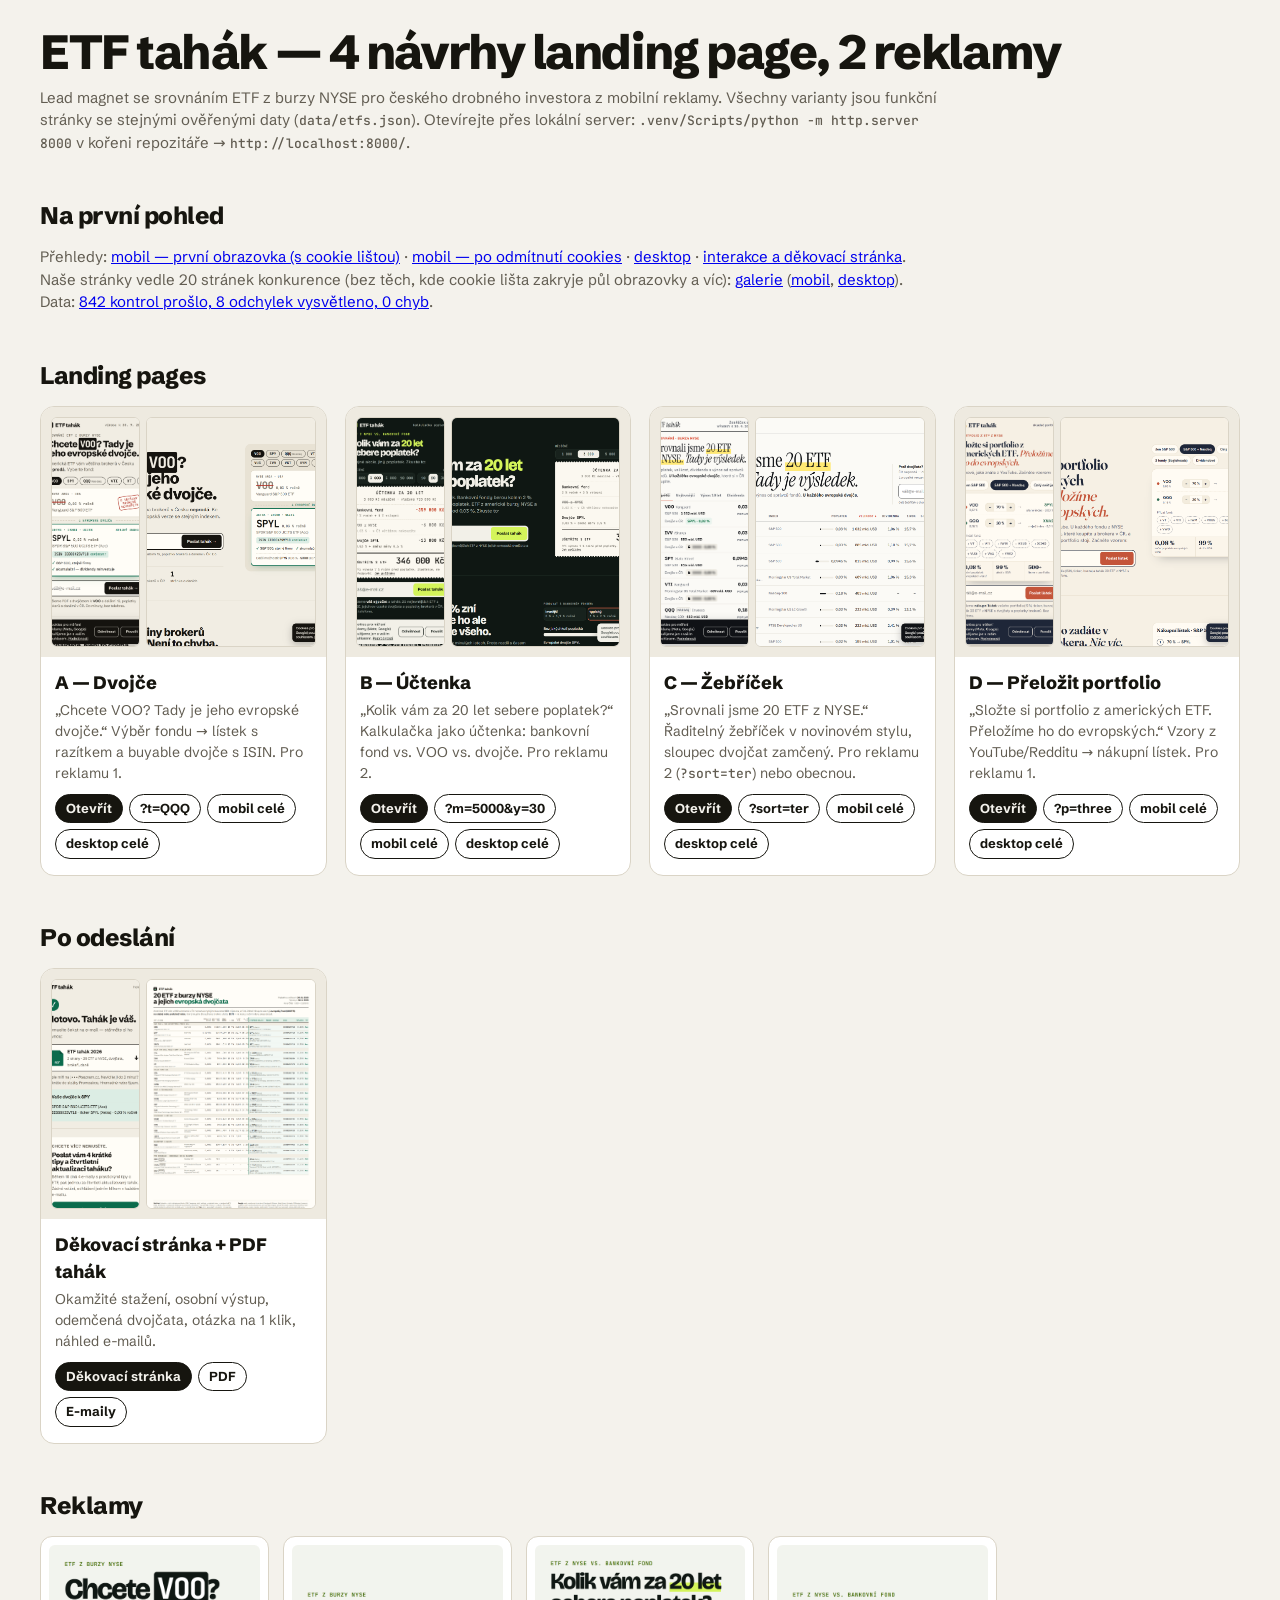
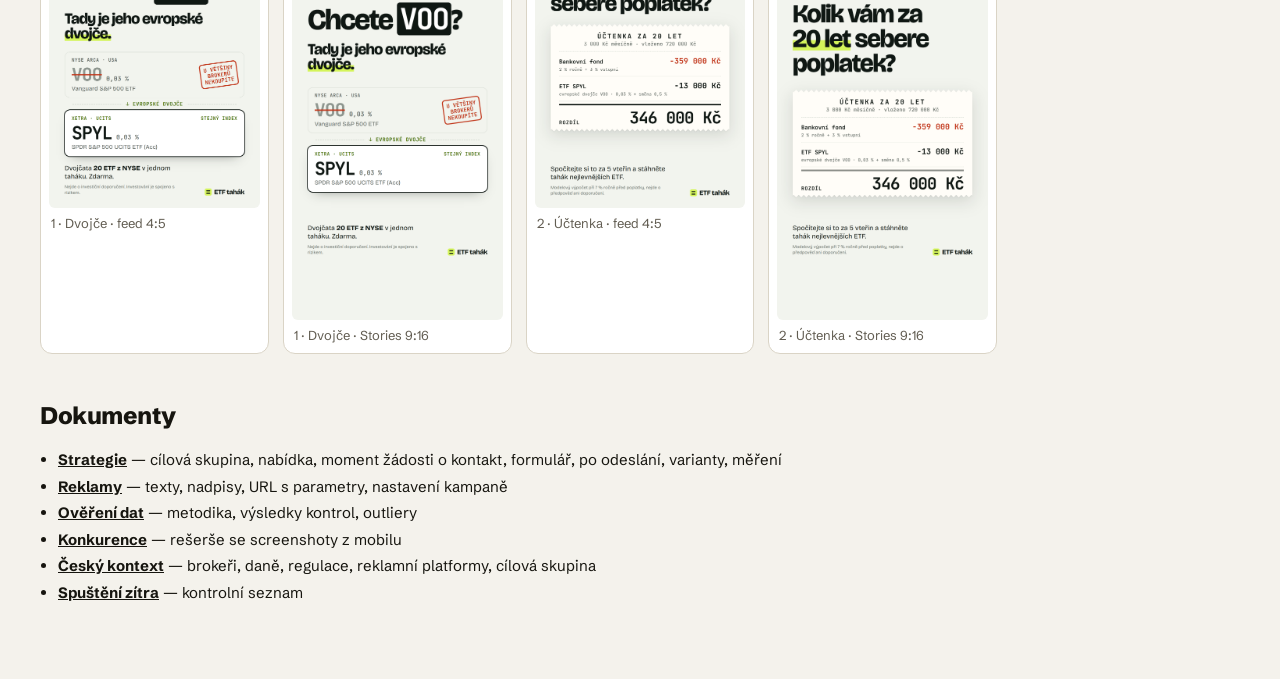
<file: index.html>
<!doctype html>
<html lang="cs">
<head>
<meta charset="utf-8">
<meta name="viewport" content="width=device-width, initial-scale=1">
<meta name="robots" content="noindex">
<title>ETF tahák — přehled návrhů</title>
<link rel="stylesheet" href="site/assets/fonts/fonts.css">
<style>
:root { --bg: #F4F2EC; --ink: #16150F; --muted: #625D52; --line: #DAD4C6; --card: #fff; --accent: #0B6B4C; }
* { box-sizing: border-box; } body { margin: 0; background: var(--bg); color: var(--ink); font: 15px/1.5 "Schibsted Grotesk", system-ui, sans-serif; }
.wrap { max-width: 1240px; margin: 0 auto; padding: 28px 20px 60px; }
h1 { font-weight: 800; font-size: clamp(30px, 5vw, 48px); letter-spacing: -.03em; line-height: 1.02; margin: 0; }
.lede { color: var(--muted); max-width: 60em; margin: 10px 0 0; }
h2 { font-weight: 800; font-size: 24px; letter-spacing: -.02em; margin: 44px 0 12px; }
.grid { display: grid; gap: 18px; grid-template-columns: repeat(auto-fill, minmax(270px, 1fr)); }
.card { background: var(--card); border: 1px solid var(--line); border-radius: 14px; overflow: hidden; display: flex; flex-direction: column; }
.card .shots { display: grid; grid-template-columns: 1fr 1.9fr; gap: 6px; padding: 10px; background: #EEEAE0; }
.card img { width: 100%; height: 230px; object-fit: cover; object-position: top; border-radius: 6px; border: 1px solid var(--line); background: #fff; }
.card .body { padding: 12px 14px 16px; }
.card h3 { margin: 0; font-size: 18px; font-weight: 800; }
.card p { margin: 4px 0 10px; color: var(--muted); font-size: 14px; }
.links { display: flex; flex-wrap: wrap; gap: 6px; }
.links a { font-size: 13px; font-weight: 700; text-decoration: none; border: 1.5px solid var(--ink); border-radius: 999px; padding: 4px 10px; color: var(--ink); }
.links a.primary { background: var(--ink); color: var(--bg); }
.ads { display: grid; gap: 14px; grid-template-columns: repeat(auto-fill, minmax(220px, 1fr)); }
.ads figure { margin: 0; background: var(--card); border: 1px solid var(--line); border-radius: 12px; padding: 8px; }
.ads img { width: 100%; border-radius: 6px; display: block; }
.ads figcaption { font-size: 13px; color: var(--muted); padding: 6px 2px 0; }
ul.docs { padding-left: 18px; } ul.docs li { margin: 4px 0; } ul.docs a { font-weight: 700; color: var(--ink); }
code { font-family: "JetBrains Mono", monospace; font-size: 13px; }
</style>
</head>
<body>
<div class="wrap">
  <h1>ETF tahák — 4 návrhy landing page, 2 reklamy</h1>
  <p class="lede">Lead magnet se srovnáním ETF z burzy NYSE pro českého drobného investora z mobilní reklamy. Všechny varianty jsou funkční stránky se stejnými ověřenými daty (<code>data/etfs.json</code>). Otevírejte přes lokální server: <code>.venv/Scripts/python -m http.server 8000</code> v kořeni repozitáře → <code>http://localhost:8000/</code>.</p>

  <h2>Na první pohled</h2>
  <p class="lede">Přehledy: <a href="screenshots/_sheet-mobile-first.png">mobil — první obrazovka (s cookie lištou)</a> · <a href="screenshots/_sheet-mobile-first-clean.png">mobil — po odmítnutí cookies</a> · <a href="screenshots/_sheet-desktop-first.png">desktop</a> · <a href="screenshots/_sheet-states.png">interakce a děkovací stránka</a>. Naše stránky vedle 20 stránek konkurence (bez těch, kde cookie lišta zakryje půl obrazovky a víc): <a href="gallery.html">galerie</a> (<a href="screenshots/_sheet-gallery-mobile.jpg">mobil</a>, <a href="screenshots/_sheet-gallery-desktop.jpg">desktop</a>). Data: <a href="docs/data-overeni.md">842 kontrol prošlo, 8 odchylek vysvětleno, 0 chyb</a>.</p>

  <h2>Landing pages</h2>
  <div class="grid">
    <article class="card">
      <div class="shots"><img src="screenshots/a-mobile-first.png" alt="A mobil"><img src="screenshots/a-desktop-first.png" alt="A desktop"></div>
      <div class="body"><h3>A — Dvojče</h3><p>„Chcete VOO? Tady je jeho evropské dvojče.“ Výběr fondu → lístek s razítkem a buyable dvojče s ISIN. Pro reklamu 1.</p>
        <div class="links"><a class="primary" href="site/a-dvojce/">Otevřít</a><a href="site/a-dvojce/?t=QQQ">?t=QQQ</a><a href="screenshots/a-mobile-full.png">mobil celé</a><a href="screenshots/a-desktop-full.png">desktop celé</a></div></div>
    </article>
    <article class="card">
      <div class="shots"><img src="screenshots/b-mobile-first.png" alt="B mobil"><img src="screenshots/b-desktop-first.png" alt="B desktop"></div>
      <div class="body"><h3>B — Účtenka</h3><p>„Kolik vám za 20 let sebere poplatek?“ Kalkulačka jako účtenka: bankovní fond vs. VOO vs. dvojče. Pro reklamu 2.</p>
        <div class="links"><a class="primary" href="site/b-poplatky/">Otevřít</a><a href="site/b-poplatky/?m=5000&amp;y=30">?m=5000&amp;y=30</a><a href="screenshots/b-mobile-full.png">mobil celé</a><a href="screenshots/b-desktop-full.png">desktop celé</a></div></div>
    </article>
    <article class="card">
      <div class="shots"><img src="screenshots/c-mobile-first.png" alt="C mobil"><img src="screenshots/c-desktop-first.png" alt="C desktop"></div>
      <div class="body"><h3>C — Žebříček</h3><p>„Srovnali jsme 20 ETF z NYSE.“ Řaditelný žebříček v novinovém stylu, sloupec dvojčat zamčený. Pro reklamu 2 (<code>?sort=ter</code>) nebo obecnou.</p>
        <div class="links"><a class="primary" href="site/c-srovnani/">Otevřít</a><a href="site/c-srovnani/?sort=ter">?sort=ter</a><a href="screenshots/c-mobile-full.png">mobil celé</a><a href="screenshots/c-desktop-full.png">desktop celé</a></div></div>
    </article>
    <article class="card">
      <div class="shots"><img src="screenshots/d-mobile-first.png" alt="D mobil"><img src="screenshots/d-desktop-first.png" alt="D desktop"></div>
      <div class="body"><h3>D — Přeložit portfolio</h3><p>„Složte si portfolio z amerických ETF. Přeložíme ho do evropských.“ Vzory z YouTube/Redditu → nákupní lístek. Pro reklamu 1.</p>
        <div class="links"><a class="primary" href="site/d-portfolio/">Otevřít</a><a href="site/d-portfolio/?p=three">?p=three</a><a href="screenshots/d-mobile-full.png">mobil celé</a><a href="screenshots/d-desktop-full.png">desktop celé</a></div></div>
    </article>
  </div>

  <h2>Po odeslání</h2>
  <div class="grid">
    <article class="card">
      <div class="shots"><img src="screenshots/thankyou-mobile-first.png" alt="Děkovací stránka"><img src="site/tahak/nahled-1.png" alt="PDF strana 1" style="object-position:top"></div>
      <div class="body"><h3>Děkovací stránka + PDF tahák</h3><p>Okamžité stažení, osobní výstup, odemčená dvojčata, otázka na 1 klik, náhled e-mailů.</p>
        <div class="links"><a class="primary" href="site/dekujeme/?v=A">Děkovací stránka</a><a href="site/tahak/etf-tahak-2026.pdf">PDF</a><a href="docs/emaily.md">E-maily</a></div></div>
    </article>
  </div>

  <h2>Reklamy</h2>
  <div class="ads">
    <figure><img src="ads/ad-1-dvojce-feed.png" alt="Reklama 1 feed"><figcaption>1 · Dvojče · feed 4:5</figcaption></figure>
    <figure><img src="ads/ad-1-dvojce-story.png" alt="Reklama 1 story"><figcaption>1 · Dvojče · Stories 9:16</figcaption></figure>
    <figure><img src="ads/ad-2-uctenka-feed.png" alt="Reklama 2 feed"><figcaption>2 · Účtenka · feed 4:5</figcaption></figure>
    <figure><img src="ads/ad-2-uctenka-story.png" alt="Reklama 2 story"><figcaption>2 · Účtenka · Stories 9:16</figcaption></figure>
  </div>

  <h2>Dokumenty</h2>
  <ul class="docs">
    <li><a href="docs/strategie.md">Strategie</a> — cílová skupina, nabídka, moment žádosti o kontakt, formulář, po odeslání, varianty, měření</li>
    <li><a href="docs/reklamy.md">Reklamy</a> — texty, nadpisy, URL s parametry, nastavení kampaně</li>
    <li><a href="docs/data-overeni.md">Ověření dat</a> — metodika, výsledky kontrol, outliery</li>
    <li><a href="research/competitors/README.md">Konkurence</a> — rešerše se screenshoty z mobilu</li>
    <li><a href="research/cz-context.md">Český kontext</a> — brokeři, daně, regulace, reklamní platformy, cílová skupina</li>
    <li><a href="docs/spusteni.md">Spuštění zítra</a> — kontrolní seznam</li>
  </ul>
</div>
</body>
</html>
</file>
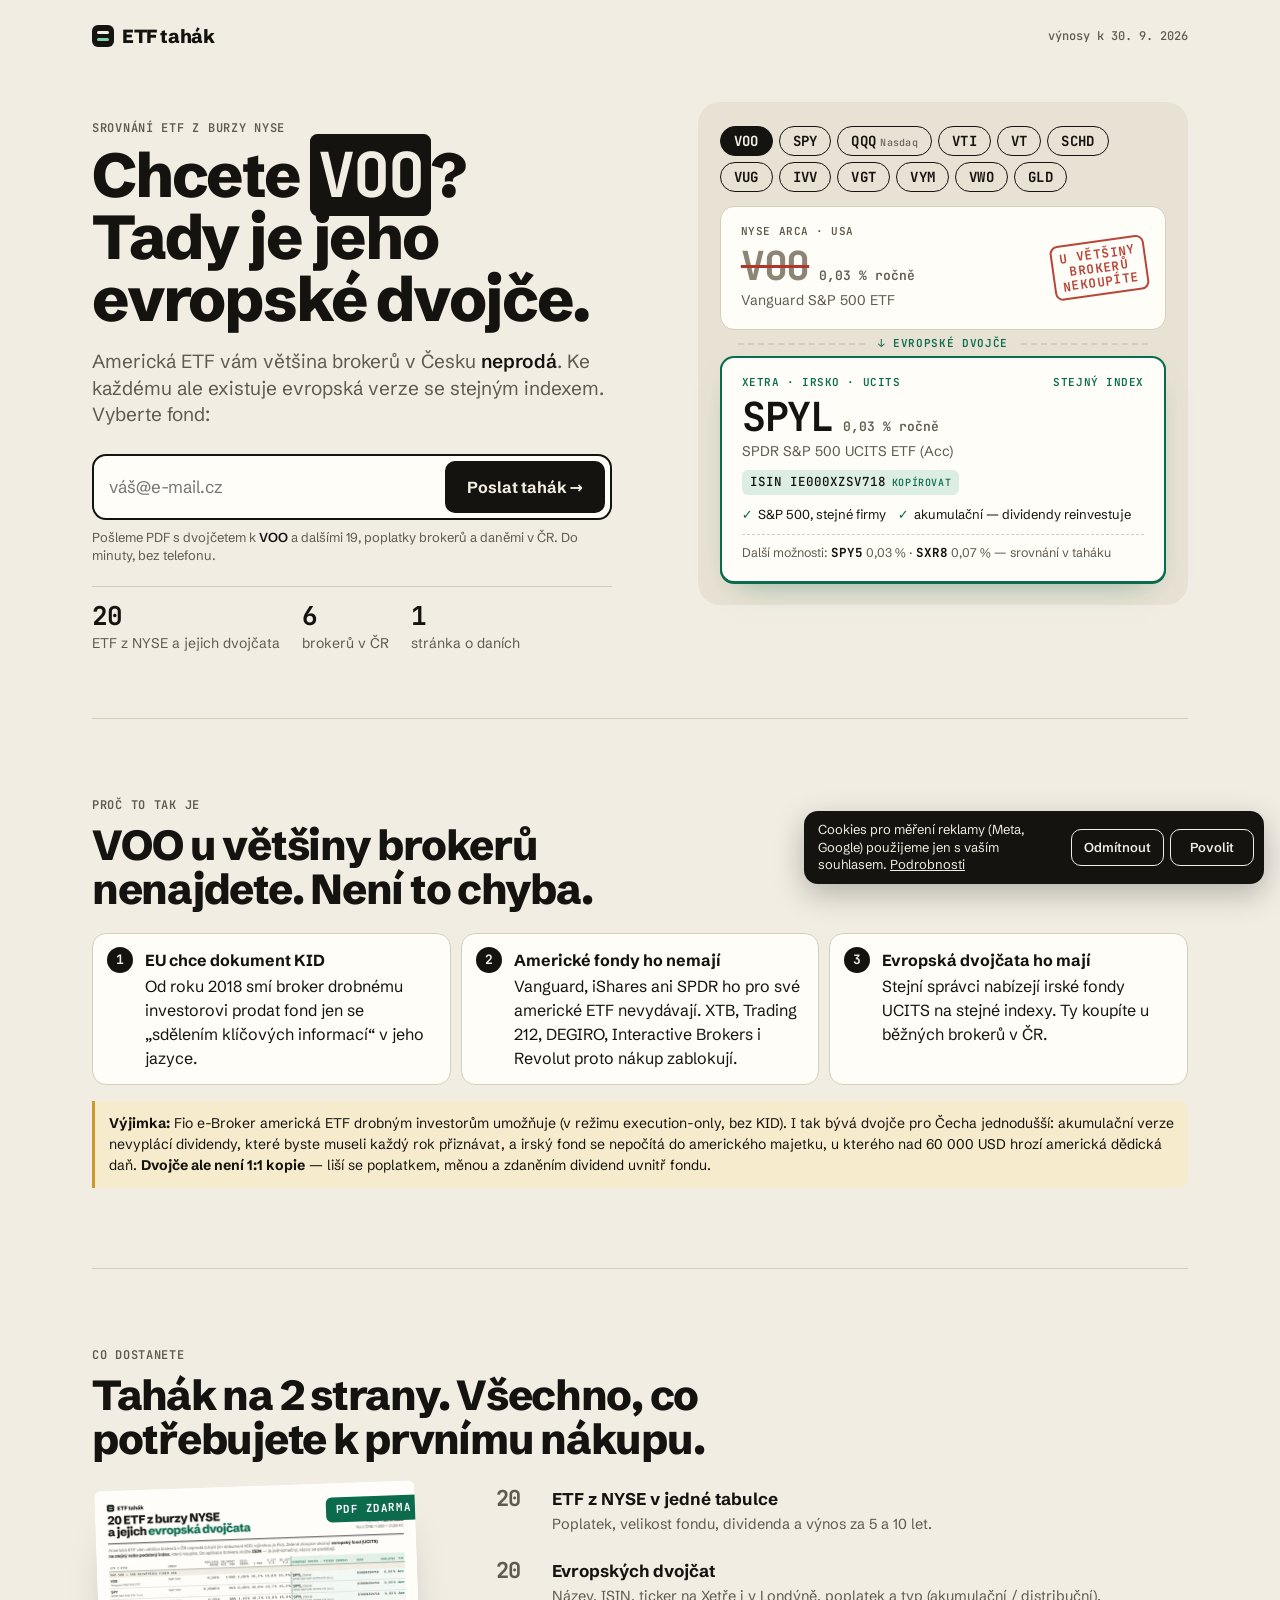
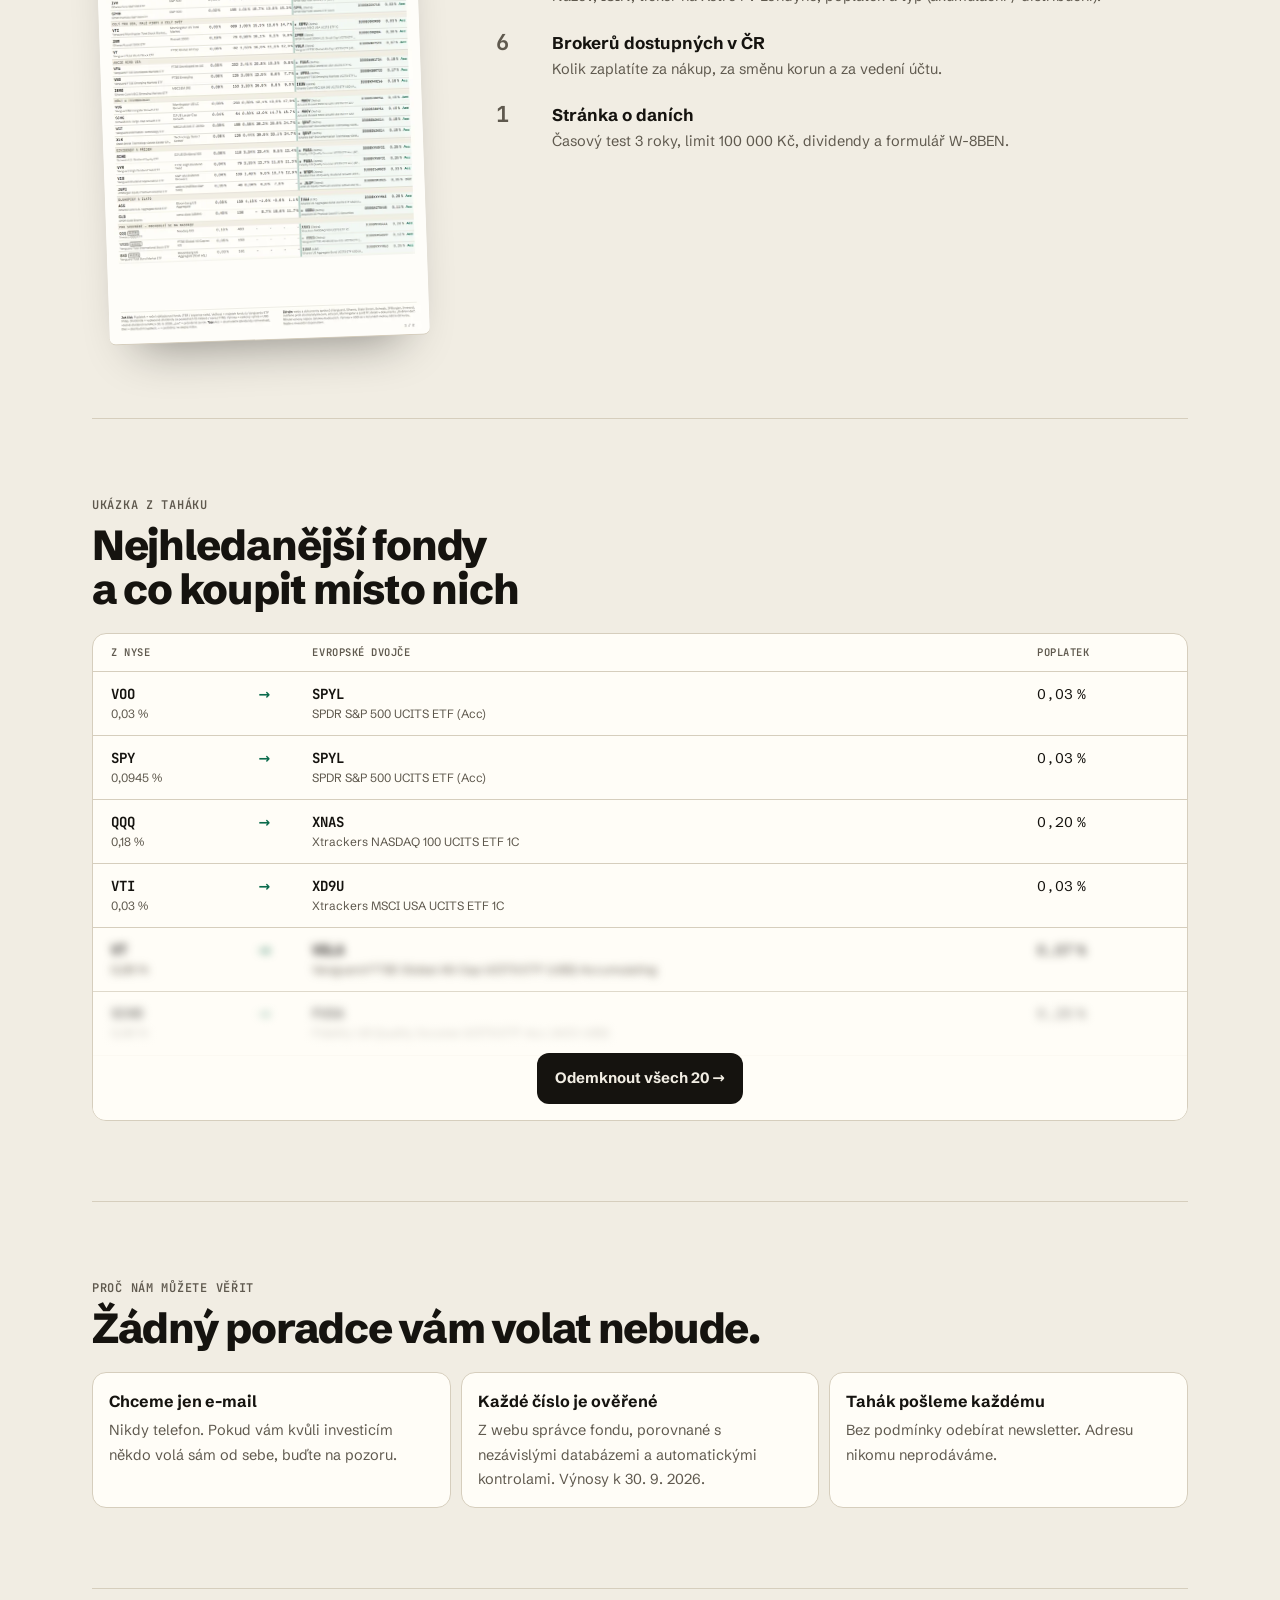
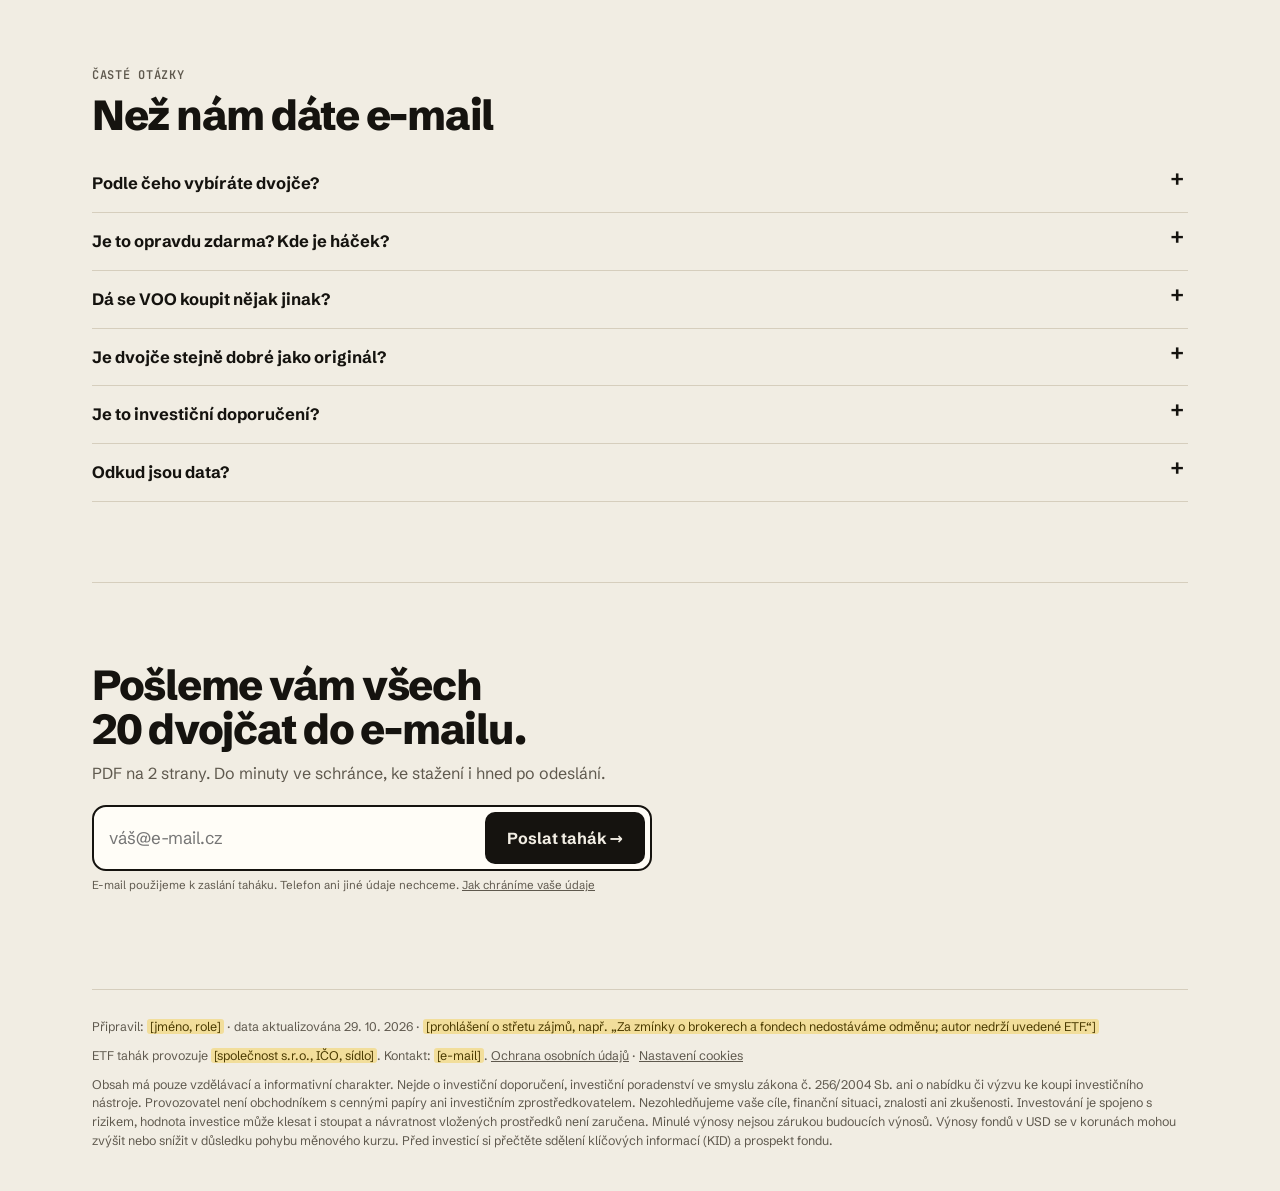
<file: site/a-dvojce/index.html>
<!doctype html>
<html lang="cs">
<head>
<meta charset="utf-8">
<meta name="viewport" content="width=device-width, initial-scale=1, viewport-fit=cover">
<title>Chcete VOO? Tady je jeho evropské dvojče | ETF tahák</title>
<meta name="description" content="Americká ETF z burzy NYSE vám většina brokerů v Česku neprodá. Ke každému ukážeme evropské dvojče se stejným indexem, které koupíte. Tahák zdarma do e-mailu.">
<meta name="theme-color" content="#F1EDE3">
<meta property="og:title" content="Chcete VOO? Tady je jeho evropské dvojče">
<meta property="og:description" content="20 ETF z NYSE a jejich evropská dvojčata, poplatky brokerů a daně v ČR. Tahák zdarma.">
<meta property="og:type" content="website">
<link rel="preload" href="../assets/fonts/schibsted-grotesk-400_800-latin.woff2" as="font" type="font/woff2" crossorigin>
<link rel="preload" href="../assets/fonts/schibsted-grotesk-400_800-latin-ext.woff2" as="font" type="font/woff2" crossorigin>
<link rel="stylesheet" href="../assets/fonts/fonts.css">
<link rel="stylesheet" href="../assets/base.css">
<style>
:root {
  --bg: #F1EDE3; --card: #FFFDF7; --ink: #15130F; --muted: #5F594E; --line: #D6CEBD;
  --accent: #0B6B4C; --accent-soft: #DCEDE4; --accent-ink: #fff; --danger: #B3362A; --ok: #0B6B4C;
  --radius: 14px;
  --font-head: "Schibsted Grotesk", ui-sans-serif, system-ui, -apple-system, "Segoe UI", Roboto, sans-serif;
  --font-body: "Schibsted Grotesk", ui-sans-serif, system-ui, -apple-system, "Segoe UI", Roboto, sans-serif;
  --font-mono: "JetBrains Mono", ui-monospace, "SFMono-Regular", Menlo, Consolas, monospace;
  --consent-bg: #15130F; --consent-ink: #F1EDE3;
}
body { background: var(--bg); }
.wrap { max-width: 1160px; margin: 0 auto; padding: 0 16px; }

/* ---------- top ---------- */
.top { display: flex; align-items: center; justify-content: space-between; height: 52px; }
.logo { text-decoration: none; font: 800 19px/1 var(--font-head); letter-spacing: -.02em; display: flex; align-items: center; gap: 8px; }
.logo i { width: 22px; height: 22px; border-radius: 6px; background: var(--ink); position: relative; flex: none; }
.logo i::before, .logo i::after { content: ""; position: absolute; left: 5px; right: 5px; height: 3px; border-radius: 2px; background: var(--bg); }
.logo i::before { top: 6px; } .logo i::after { bottom: 6px; background: #7ED3A8; }
.top__meta { font: 500 12px/1.2 var(--font-mono); color: var(--muted); text-align: right; }

/* ---------- hero ---------- */
.hero { display: grid; grid-template-columns: minmax(0, 1fr); grid-template-areas: "copy" "finder" "form"; gap: 14px; padding: 6px 0 28px; }
.hero > * { min-width: 0; }
.hero__copy { grid-area: copy; }
.finder { grid-area: finder; }
.hero .lead { grid-area: form; }
.eyebrow { font: 600 12px/1 var(--font-mono); letter-spacing: .06em; text-transform: uppercase; color: var(--muted); margin-bottom: 10px; }
h1 { font: 800 clamp(31px, 8.6vw, 62px)/1.0 var(--font-head); letter-spacing: -.035em; text-wrap: balance; }
h1 .tk { font-family: var(--font-mono); font-weight: 700; letter-spacing: -.04em; background: var(--ink); color: var(--bg); padding: 0 .14em; border-radius: .12em; }
.lede { margin-top: 10px; font-size: 16px; line-height: 1.4; color: var(--muted); max-width: 34em; }
.lede b { color: var(--ink); font-weight: 600; }
.d-only, .d-only-block { display: none; }
.mini { list-style: none; padding: 0; margin: 22px 0 0; gap: 22px; border-top: 1px solid var(--line); padding-top: 16px; font-size: 14px; color: var(--muted); }
.mini b { display: block; font: 700 26px/1 var(--font-mono); color: var(--ink); letter-spacing: -.03em; margin-bottom: 4px; }
@media (min-width: 900px) { .d-only { display: inline; } .d-only-block { display: flex; } }

/* ticker chips */
.chips { display: flex; gap: 6px; overflow-x: auto; scrollbar-width: none; margin: 0 -16px 10px; padding: 2px 16px; scroll-padding-inline: 16px; }
.chips::-webkit-scrollbar { display: none; }
.chip { flex: none; scroll-snap-align: start; border: 1.5px solid var(--ink); background: transparent; border-radius: 999px; padding: 7px 13px;
  font: 700 14px/1 var(--font-mono); letter-spacing: .02em; }
.chip[aria-selected="true"] { background: var(--ink); color: var(--bg); }
.chip small { font-weight: 500; opacity: .6; font-size: 10px; margin-left: 4px; }

/* ticket stubs */
.stub { position: relative; background: var(--card); border-radius: var(--radius); padding: 14px 16px; border: 1px solid var(--line); }
.stub__meta { display: flex; justify-content: space-between; gap: 8px; font: 600 11px/1.2 var(--font-mono); letter-spacing: .05em; text-transform: uppercase; color: var(--muted); }
.stub__tk { font: 700 30px/1 var(--font-mono); letter-spacing: -.03em; margin-top: 8px; display: flex; align-items: baseline; gap: 10px; }
.stub__fee { font: 600 13px/1 var(--font-mono); color: var(--muted); letter-spacing: 0; }
.stub__name { font-size: 14px; color: var(--muted); margin-top: 4px; }
.stub--us { padding-right: 112px; }
.stub--us .stub__tk { color: #8C8576; }
.stub--us [data-us-tk] { text-decoration: line-through; text-decoration-thickness: 3px; text-decoration-color: var(--danger); }
.stamp { position: absolute; right: 12px; top: 50%; transform: translateY(-50%) rotate(-8deg); border: 2px solid var(--danger); color: var(--danger);
  border-radius: 8px; padding: 5px 7px; font: 800 11px/1.1 var(--font-mono); text-transform: uppercase; text-align: center; letter-spacing: .04em; opacity: .92; }
.perf { position: relative; height: 26px; display: flex; align-items: center; justify-content: center; }
.perf::before { content: ""; position: absolute; left: 18px; right: 18px; top: 50%; border-top: 2px dashed var(--line); }
.perf span { position: relative; background: var(--bg); padding: 0 10px; font: 600 11px/1 var(--font-mono); letter-spacing: .06em; text-transform: uppercase; color: var(--accent); }
.perf span::before { content: "↓ "; }
.stub--eu { border: 2px solid var(--accent); box-shadow: 0 1px 0 var(--accent), 0 14px 30px -18px rgba(11,107,76,.55); }
.stub--eu .stub__meta { color: var(--accent); }
.stub--eu .stub__tk { color: var(--ink); }
.isin { display: inline-flex; align-items: center; gap: 6px; margin-top: 8px; font: 500 12.5px/1 var(--font-mono); color: var(--ink);
  background: var(--accent-soft); border: 0; border-radius: 6px; padding: 6px 8px; }
.isin::after { content: "kopírovat"; font-size: 10px; text-transform: uppercase; letter-spacing: .06em; color: var(--accent); }
.isin.is-copied::after { content: "zkopírováno ✓"; }
.ticks { display: flex; flex-wrap: wrap; gap: 4px 12px; margin-top: 10px; font-size: 13px; }
.ticks li { list-style: none; display: flex; gap: 5px; align-items: baseline; }
.ticks li::before { content: "✓"; color: var(--accent); font-weight: 800; }
.ticks li.warn::before { content: "≈"; color: #9A6B00; }
.ticks { padding: 0; margin-bottom: 0; }
.stub__alt { display: none; margin-top: 10px; padding-top: 9px; border-top: 1px dashed var(--line); font-size: 12.5px; color: var(--muted); }
.stub__alt b { font-family: var(--font-mono); color: var(--ink); font-weight: 700; }
.flash { animation: flash .45s ease; }
@keyframes flash { from { opacity: .2; transform: translateY(4px); } to { opacity: 1; transform: none; } }

/* lead form */
.lead__row { display: flex; gap: 6px; background: var(--card); border: 2px solid var(--ink); border-radius: 14px; padding: 5px; }
.lead input[type="email"] { flex: 1; min-width: 0; border: 0; background: transparent; padding: 10px 8px; font-size: 16px; outline: none; }
.lead button[type="submit"] { flex: none; border: 0; border-radius: 10px; background: var(--ink); color: var(--bg); padding: 0 16px; font-weight: 700; font-size: 15px; min-height: 46px; }
.lead button[type="submit"]::after { content: " →"; }
.lead__row:focus-within { box-shadow: 0 0 0 4px rgba(11,107,76,.25); }
.lead__note { margin-top: 8px; font-size: 13px; line-height: 1.4; color: var(--muted); }
.lead__note b { color: var(--ink); font-weight: 600; }
.lead__legal { margin-top: 6px; font-size: 11.5px; line-height: 1.4; color: var(--muted); }
.lead__legal a { color: var(--muted); }

/* ---------- sections ---------- */
section.block { padding: 44px 0; border-top: 1px solid var(--line); }
.kicker { font: 600 12px/1 var(--font-mono); letter-spacing: .06em; text-transform: uppercase; color: var(--muted); margin-bottom: 12px; }
h2 { font: 800 clamp(26px, 6.4vw, 42px)/1.05 var(--font-head); letter-spacing: -.03em; text-wrap: balance; max-width: 18em; }
.sub { color: var(--muted); margin-top: 10px; max-width: 38em; }

.why { display: grid; gap: 10px; margin-top: 22px; counter-reset: why; }
.why li { list-style: none; background: var(--card); border: 1px solid var(--line); border-radius: var(--radius); padding: 14px 16px 14px 52px; position: relative; }
.why li::before { counter-increment: why; content: counter(why); position: absolute; left: 14px; top: 13px; width: 26px; height: 26px; border-radius: 50%;
  background: var(--ink); color: var(--bg); font: 700 13px/26px var(--font-mono); text-align: center; }
.why b { display: block; margin-bottom: 2px; }
.why { padding: 0; }
.honest { margin-top: 14px; padding: 12px 14px; border-left: 3px solid #C99A2E; background: #F7EBCD; border-radius: 0 10px 10px 0; font-size: 14px; }

.inside { display: grid; gap: 22px; margin-top: 24px; align-items: start; }
.pdf { position: relative; aspect-ratio: 210/297; max-width: 320px; width: 78%; margin: 0 auto; background: #fff; border-radius: 6px;
  box-shadow: 0 1px 0 var(--line), 0 30px 50px -28px rgba(0,0,0,.45); overflow: hidden; transform: rotate(-2deg); }
.pdf img { width: 100%; height: 100%; object-fit: cover; object-position: top; }
.pdf__badge { position: absolute; right: -6px; top: 14px; background: var(--accent); color: #fff; font: 700 11px/1 var(--font-mono); padding: 7px 10px; border-radius: 6px 0 0 6px; text-transform: uppercase; letter-spacing: .05em; }
.list { padding: 0; margin: 0; display: grid; gap: 14px; }
.list li { list-style: none; display: grid; grid-template-columns: 44px 1fr; gap: 12px; align-items: start; }
.list .n { font: 700 22px/1 var(--font-mono); letter-spacing: -.04em; padding-top: 2px; }
.list b { display: block; font-size: 17px; }
.list span { color: var(--muted); font-size: 14.5px; }

.table { margin-top: 22px; background: var(--card); border: 1px solid var(--line); border-radius: var(--radius); overflow: hidden; position: relative; }
.table table { width: 100%; border-collapse: collapse; font-size: 14px; }
.table th { text-align: left; font: 600 10.5px/1.2 var(--font-mono); text-transform: uppercase; letter-spacing: .05em; color: var(--muted); padding: 10px 12px; border-bottom: 1px solid var(--line); }
.table td { padding: 10px 12px; border-bottom: 1px solid var(--line); vertical-align: top; }
.table td .m { font: 700 14px/1.2 var(--font-mono); }
.table td small { display: block; color: var(--muted); font-size: 12px; }
.table .arrow { color: var(--accent); font-weight: 800; padding-left: 0; padding-right: 0; width: 12px; }
.table tr.blur td { filter: blur(4px); user-select: none; }
.table__more { position: absolute; left: 0; right: 0; bottom: 0; height: 150px; display: flex; align-items: flex-end; justify-content: center; padding-bottom: 16px;
  background: linear-gradient(to bottom, rgba(255,253,247,0), var(--card) 62%); }
.btn { display: inline-flex; align-items: center; justify-content: center; gap: 8px; border: 0; border-radius: 12px; background: var(--ink); color: var(--bg);
  font-weight: 700; font-size: 15px; padding: 14px 18px; text-decoration: none; min-height: 48px; }
.btn--ghost { background: transparent; color: var(--ink); border: 2px solid var(--ink); }

.proof { display: grid; gap: 10px; margin-top: 22px; }
.proof div { background: var(--card); border: 1px solid var(--line); border-radius: var(--radius); padding: 16px; }
.proof b { display: block; font-size: 16px; margin-bottom: 4px; }
.proof span { color: var(--muted); font-size: 14.5px; }

.faq { margin-top: 18px; }
.faq details { border-bottom: 1px solid var(--line); }
.faq summary { list-style: none; cursor: pointer; padding: 16px 30px 16px 0; font-weight: 700; font-size: 16.5px; position: relative; }
.faq summary::-webkit-details-marker { display: none; }
.faq summary::after { content: "+"; position: absolute; right: 4px; top: 12px; font: 500 24px/1 var(--font-mono); }
.faq details[open] summary::after { content: "–"; }
.faq p { padding: 0 0 16px; color: var(--muted); max-width: 44em; }

.final { padding: 48px 0 56px; border-top: 1px solid var(--line); }
.final .lead { margin-top: 20px; max-width: 560px; }

footer { padding: 28px 0 110px; border-top: 1px solid var(--line); font-size: 12.5px; color: var(--muted); }
footer p + p { margin-top: 10px; }
footer a { color: var(--muted); }
.ph { background: #F2DE9B; color: #4A3A00; padding: 0 3px; border-radius: 3px; }

/* sticky + sheet theme */
.sticky-cta__in { display: flex; align-items: center; gap: 10px; background: var(--ink); color: var(--bg); border-radius: 16px; padding: 8px 8px 8px 14px; box-shadow: 0 12px 30px rgba(0,0,0,.3); }
.sticky-cta__in p { flex: 1; font-size: 13px; line-height: 1.3; }
.sticky-cta__in b { display: block; font-size: 14px; }
.sticky-cta__in button { border: 0; background: #7ED3A8; color: var(--ink); border-radius: 11px; font-weight: 800; padding: 12px 14px; }
.sheet h3 { font: 800 22px/1.1 var(--font-head); letter-spacing: -.02em; padding-right: 30px; }
.sheet .sub { margin: 6px 0 14px; font-size: 14.5px; }

/* ---------- desktop ---------- */
@media (min-width: 900px) {
  .wrap { padding: 0 32px; }
  .top { height: 72px; }
  .hero { grid-template-columns: minmax(0, 1.05fr) minmax(0, .95fr); grid-template-areas: "copy finder" "form finder"; column-gap: 64px; row-gap: 26px; padding: 30px 0 64px; align-items: start; }
  .hero__copy { padding-top: 20px; }
  .lede { font-size: 19px; margin-top: 18px; }
  .chips { margin: 0 0 12px; padding: 2px 0; flex-wrap: wrap; overflow: visible; }
  .finder { background: #E8E2D4; border-radius: 22px; padding: 22px; }
  .perf span { background: #E8E2D4; }
  .stub { padding: 18px 20px; }
  .stub__alt { display: block; }
  .stub__tk { font-size: 40px; }
  .stub--us { padding-right: 140px; }
  .stamp { font-size: 12.5px; right: 18px; }
  .lead { max-width: 520px; }
  .lead input[type="email"] { font-size: 17px; padding: 12px 10px; }
  .lead button[type="submit"] { padding: 0 22px; font-size: 16px; min-height: 52px; }
  section.block { padding: 80px 0; }
  .why { grid-template-columns: repeat(3, 1fr); }
  .inside { grid-template-columns: 340px 1fr; gap: 64px; }
  .pdf { width: 100%; }
  .list { gap: 22px; }
  .proof { grid-template-columns: repeat(3, 1fr); }
  .table td, .table th { padding: 12px 18px; }
  .final { padding: 80px 0 96px; }
  footer { padding-bottom: 40px; }
}
</style>
<script>window.LEAD_CONFIG = Object.assign({ variant: "A", thankYou: "../dekujeme/" }, window.LEAD_CONFIG || {});</script>
<script src="../assets/consent.js"></script>
</head>
<body>
<div class="wrap">
  <header class="top">
    <a class="logo" href="./" aria-label="ETF tahák"><i aria-hidden="true"></i>ETF tahák</a>
    <span class="top__meta" data-asof>data k 30. 9. 2026</span>
  </header>

  <main>
    <section class="hero" aria-labelledby="h1">
      <div class="hero__copy">
        <p class="eyebrow">Srovnání ETF z burzy NYSE</p>
        <h1 id="h1">Chcete <span class="tk" data-h1-tk>VOO</span>? Tady je jeho evropské dvojče.</h1>
        <p class="lede">Americká ETF vám většina brokerů v Česku <b>neprodá</b>.<span class="d-only"> Ke každému ale existuje evropská verze se stejným indexem.</span> Vyberte fond:</p>
      </div>

      <div class="finder" id="finder" aria-live="polite">
        <div class="chips" role="tablist" aria-label="Americké ETF" data-chips></div>
        <article class="stub stub--us" data-us>
          <div class="stub__meta"><span data-us-ex>NYSE Arca · USA</span></div>
          <div class="stub__tk"><span data-us-tk>VOO</span> <span class="stub__fee" data-us-fee>0,03 % ročně</span></div>
          <p class="stub__name" data-us-name>Vanguard S&amp;P 500 ETF</p>
          <div class="stamp" aria-label="U většiny brokerů nedostupné">U většiny<br>brokerů<br>nekoupíte</div>
        </article>
        <div class="perf"><span>evropské dvojče</span></div>
        <article class="stub stub--eu" data-eu>
          <div class="stub__meta"><span data-eu-ex>Xetra · Irsko · UCITS</span><span data-eu-match>stejný index</span></div>
          <div class="stub__tk"><span data-eu-tk>SPYL</span> <span class="stub__fee" data-eu-fee>0,03 % ročně</span></div>
          <p class="stub__name" data-eu-name>SPDR S&amp;P 500 UCITS ETF (Acc)</p>
          <button class="isin" type="button" data-isin>ISIN IE000XZSV718</button>
          <ul class="ticks" data-eu-ticks><li>S&amp;P 500, stejných 500 firem</li><li>akumulační</li></ul>
          <p class="stub__alt" data-eu-alt></p>
        </article>
      </div>

      <form class="lead" data-lead-form data-placement="hero" novalidate>
        <label class="sr-only" for="email-hero">Váš e-mail</label>
        <div class="lead__row">
          <input id="email-hero" type="email" name="email" placeholder="váš@e-mail.cz" autocomplete="email" inputmode="email" autocapitalize="off" spellcheck="false" required>
          <button type="submit">Poslat tahák</button>
        </div>
        <input class="hp" type="text" name="website" tabindex="-1" autocomplete="off" aria-hidden="true">
        <p class="lead__note" data-note>Pošleme PDF se <b>všemi 20 dvojčaty</b>, poplatky brokerů a&nbsp;daněmi v&nbsp;ČR. Bez telefonu, bez poradce.</p>
        <p data-lead-msg aria-live="polite"></p>
        <ul class="mini d-only-block"><li><b>20</b> ETF z NYSE a jejich dvojčata</li><li><b>6</b> brokerů v ČR</li><li><b>1</b> stránka o daních</li></ul>
      </form>
    </section>

    <section class="block" aria-labelledby="h-why">
      <p class="kicker">Proč to tak je</p>
      <h2 id="h-why">VOO u většiny brokerů nenajdete. Není to chyba.</h2>
      <ol class="why">
        <li><b>EU chce dokument KID</b>Od roku 2018 smí broker drobnému investorovi prodat fond jen se „sdělením klíčových informací“ v jeho jazyce.</li>
        <li><b>Americké fondy ho nemají</b>Vanguard, iShares ani SPDR ho pro své americké ETF nevydávají. XTB, Trading 212, DEGIRO, Interactive Brokers i Revolut proto nákup zablokují.</li>
        <li><b>Evropská dvojčata ho mají</b>Stejní správci nabízejí irské fondy UCITS na stejné indexy. Ty koupíte u běžných brokerů v ČR.</li>
      </ol>
      <p class="honest"><b>Výjimka:</b> Fio e-Broker americká ETF drobným investorům umožňuje (v režimu execution-only, bez KID). I tak bývá dvojče pro Čecha jednodušší: akumulační verze nevyplácí dividendy, které byste museli každý rok přiznávat, a irský fond se nepočítá do amerického majetku, u kterého nad 60 000 USD hrozí americká dědická daň. <b>Dvojče ale není 1:1 kopie</b> — liší se poplatkem, měnou a zdaněním dividend uvnitř fondu.</p>
    </section>

    <section class="block" aria-labelledby="h-in">
      <p class="kicker">Co dostanete</p>
      <h2 id="h-in">Tahák na 2 strany. Všechno, co potřebujete k prvnímu nákupu.</h2>
      <div class="inside">
        <div class="pdf"><img src="../tahak/nahled-1.webp" alt="Náhled první strany ETF taháku" width="640" height="905" decoding="async" loading="lazy"><span class="pdf__badge">PDF zdarma</span></div>
        <ul class="list">
          <li><span class="n">20</span><div><b>ETF z NYSE v jedné tabulce</b><span>Poplatek, velikost fondu, dividenda a výnos za 5 a 10 let.</span></div></li>
          <li><span class="n">20</span><div><b>Evropských dvojčat</b><span>Název, ISIN, ticker na Xetře i v Londýně, poplatek a typ (akumulační / distribuční).</span></div></li>
          <li><span class="n">6</span><div><b>Brokerů dostupných v ČR</b><span>Kolik zaplatíte za nákup, za směnu korun a za vedení účtu.</span></div></li>
          <li><span class="n">1</span><div><b>Stránka o daních</b><span>Časový test 3 roky, limit 100 000 Kč, dividendy a formulář W-8BEN.</span></div></li>
        </ul>
      </div>
    </section>

    <section class="block" aria-labelledby="h-peek">
      <p class="kicker">Ukázka z taháku</p>
      <h2 id="h-peek">Nejhledanější fondy a co koupit místo nich</h2>
      <div class="table">
        <table>
          <thead><tr><th>Z NYSE</th><th></th><th>Evropské dvojče</th><th>Poplatek</th></tr></thead>
          <tbody data-peek></tbody>
        </table>
        <div class="table__more"><button class="btn" type="button" data-open-sheet="peek">Odemknout všech 20 →</button></div>
      </div>
    </section>

    <section class="block" aria-labelledby="h-proof">
      <p class="kicker">Proč nám můžete věřit</p>
      <h2 id="h-proof">Žádný poradce vám volat nebude.</h2>
      <div class="proof">
        <div><b>Chceme jen e-mail</b><span>Nikdy telefon. Pokud vám kvůli investicím někdo volá sám od sebe, buďte na pozoru.</span></div>
        <div><b>Každé číslo je ověřené</b><span>Z webu správce fondu, porovnané s nezávislými databázemi a automatickými kontrolami. Výnosy k 30. 9. 2026.</span></div>
        <div><b>Tahák pošleme každému</b><span>Bez podmínky odebírat newsletter. Adresu nikomu neprodáváme.</span></div>
      </div>
    </section>

    <section class="block" aria-labelledby="h-faq">
      <p class="kicker">Časté otázky</p>
      <h2 id="h-faq">Než nám dáte e-mail</h2>
      <div class="faq">
        <details><summary>Podle čeho vybíráte dvojče?</summary><p>Podle pevného pravidla, ne podle názoru: evropský fond (UCITS) na stejný index; z nich ten s nejnižším ročním poplatkem mezi akumulačními třídami s majetkem nad 1 mld. EUR. Kde stejný index v Evropě není, ukážeme nejbližší podobný fond (může být i menší) a napíšeme, v čem se liší. Další možnosti ke každému fondu jsou v taháku.</p></details>
        <details><summary>Je to opravdu zdarma? Kde je háček?</summary><p>Tahák je zdarma a pošleme ho každému, kdo zadá e-mail — k ničemu dalšímu se tím nezavazujete. Po odeslání vám nabídneme 4 krátké tipy o ETF a čtvrtletní aktualizaci taháku. Přihlásit se k nim nemusíte, a když ano, odhlásíte se jedním klikem.</p></details>
        <details><summary>Dá se VOO koupit nějak jinak?</summary><p>Ano. Fio e-Broker americká ETF umožňuje i drobným investorům (execution-only, bez KID), u zahraničních brokerů je koupí jen profesionální klienti podle MiFID II. Pro českého investora ale bývá výhodnější dvojče: akumulační verze nevyplácí dividendy do přiznání, odpadá formulář W-8BEN a irský fond se netýká americké dědické daně (nad 60 000 USD). Proto tahák staví na dvojčatech a americká ETF uvádí pro srovnání.</p></details>
        <details><summary>Je dvojče stejně dobré jako originál?</summary><p>Sleduje stejný index, takže drží stejné firmy. Rozdíly jsou v poplatku (o setiny procenta), měně a zdanění dividend uvnitř fondu. Pro českého investora bývá akumulační irská verze daňově jednodušší.</p></details>
        <details><summary>Je to investiční doporučení?</summary><p>Ne. Srovnáváme veřejně dostupná data o fondech. Co koupíte, je vaše rozhodnutí. Před nákupem si vždy přečtěte sdělení klíčových informací (KID) fondu.</p></details>
        <details><summary>Odkud jsou data?</summary><p>Poplatky, velikosti a výnosy jsou z webů správců (Vanguard, iShares, State Street, Schwab, Invesco), ověřené proti justETF a dalším databázím. Výnosy k 30. 9. 2026, ostatní údaje k <span data-asof-plain>29. 10. 2026</span>.</p></details>
      </div>
    </section>

    <section class="final" aria-labelledby="h-final" data-hide-sticky>
      <h2 id="h-final">Pošleme vám všech 20 dvojčat do e-mailu.</h2>
      <p class="sub">PDF na 2 strany. Do minuty ve schránce, ke stažení i hned po odeslání.</p>
      <form class="lead" data-lead-form data-placement="final" novalidate>
        <label class="sr-only" for="email-final">Váš e-mail</label>
        <div class="lead__row">
          <input id="email-final" type="email" name="email" placeholder="váš@e-mail.cz" autocomplete="email" inputmode="email" autocapitalize="off" spellcheck="false" required>
          <button type="submit">Poslat tahák</button>
        </div>
        <input class="hp" type="text" name="website" tabindex="-1" autocomplete="off" aria-hidden="true">
        <p class="lead__legal">E-mail použijeme k zaslání taháku. Telefon ani jiné údaje nechceme. <a href="../ochrana-udaju/">Jak chráníme vaše údaje</a></p>
        <p data-lead-msg aria-live="polite"></p>
      </form>
    </section>
  </main>

  <footer>
    <p>Připravil: <span class="ph">[jméno, role]</span> · data aktualizována <span data-asof-plain>29. 10. 2026</span> · <span class="ph">[prohlášení o střetu zájmů, např. „Za zmínky o brokerech a fondech nedostáváme odměnu; autor nedrží uvedené ETF.“]</span></p>
    <p>ETF tahák provozuje <span class="ph">[společnost s.r.o., IČO, sídlo]</span>. Kontakt: <span class="ph">[e-mail]</span>. <a href="../ochrana-udaju/">Ochrana osobních údajů</a> · <a href="#" data-consent-reset>Nastavení cookies</a></p>
    <p>Obsah má pouze vzdělávací a informativní charakter. Nejde o investiční doporučení, investiční poradenství ve smyslu zákona č. 256/2004 Sb. ani o nabídku či výzvu ke koupi investičního nástroje. Provozovatel není obchodníkem s cennými papíry ani investičním zprostředkovatelem. Nezohledňujeme vaše cíle, finanční situaci, znalosti ani zkušenosti. Investování je spojeno s rizikem, hodnota investice může klesat i stoupat a návratnost vložených prostředků není zaručena. Minulé výnosy nejsou zárukou budoucích výnosů. Výnosy fondů v USD se v korunách mohou zvýšit nebo snížit v důsledku pohybu měnového kurzu. Před investicí si přečtěte sdělení klíčových informací (KID) a prospekt fondu.</p>
  </footer>
</div>

<div class="sticky-cta" data-sticky-cta>
  <div class="sticky-cta__in">
    <p><b>Tahák: 20 ETF + dvojčata</b>PDF zdarma, jen e-mail</p>
    <button type="button" data-open-sheet="sticky">Chci ho</button>
  </div>
</div>

<div class="sheet" id="lead-sheet" hidden>
  <div class="sheet__panel" role="dialog" aria-modal="true" aria-labelledby="sheet-h">
    <button class="sheet__close" type="button" data-close-sheet aria-label="Zavřít">×</button>
    <h3 id="sheet-h">Kam poslat tahák?</h3>
    <p class="sub" data-sheet-sub>20 ETF z NYSE, jejich evropská dvojčata, poplatky brokerů a daně. PDF na 2 strany.</p>
    <form class="lead" data-lead-form data-placement="sheet" novalidate>
      <label class="sr-only" for="email-sheet">Váš e-mail</label>
      <div class="lead__row">
        <input id="email-sheet" type="email" name="email" placeholder="váš@e-mail.cz" autocomplete="email" inputmode="email" autocapitalize="off" spellcheck="false" required>
        <button type="submit">Poslat</button>
      </div>
      <input class="hp" type="text" name="website" tabindex="-1" autocomplete="off" aria-hidden="true">
      <p class="lead__legal">Jen k zaslání taháku. Bez telefonu. <a href="../ochrana-udaju/">Ochrana údajů</a></p>
      <p data-lead-msg aria-live="polite"></p>
    </form>
  </div>
</div>

<script src="../assets/data.js"></script>
<script src="../assets/fmt.js"></script>
<script src="../assets/lead.js"></script>
<script>
(function () {
  var D = window.ETF_DATA, F = window.Fmt;
  // Order = how often Czech beginners ask for them; QQQ is Nasdaq-listed but too common to leave out.
  var ORDER = ["VOO", "SPY", "QQQ", "VTI", "VT", "SCHD", "VUG", "IVV", "VGT", "VYM", "VWO", "GLD"];
  var funds = ORDER.map(function (t) { return D.us.find(function (f) { return f.t === t; }); })
    .filter(function (f) { return f && D.twins[f.twin]; });
  var $ = function (s) { return document.querySelector(s); };
  var chips = $("[data-chips]");

  funds.forEach(function (f, i) {
    var b = document.createElement("button");
    b.type = "button"; b.className = "chip"; b.setAttribute("role", "tab");
    b.setAttribute("aria-selected", i === 0 ? "true" : "false");
    b.dataset.t = f.t;
    b.innerHTML = f.t + (f.ex !== "NYSE Arca" && f.ex !== "NYSE" ? "<small>" + f.ex + "</small>" : "");
    chips.appendChild(b);
  });

  function show(t, animate) {
    var f = funds.find(function (x) { return x.t === t; });
    var tw = D.twins[f.twin], p = tw.pick;
    chips.querySelectorAll(".chip").forEach(function (c) { c.setAttribute("aria-selected", c.dataset.t === t ? "true" : "false"); });
    $("[data-us-tk]").textContent = f.t;
    $("[data-h1-tk]").textContent = f.t;
    $("[data-us-fee]").textContent = F.pct(f.ter) + " ročně";
    $("[data-us-name]").textContent = f.name;
    $("[data-us-ex]").textContent = f.ex + " · USA";
    $("[data-eu-tk]").textContent = p.ticker;
    $("[data-eu-fee]").textContent = F.pct(p.ter) + " ročně";
    $("[data-eu-name]").textContent = p.name;
    $("[data-eu-ex]").textContent = p.ex + " · " + (p.domicile_cz || "Irsko") + " · " + (p.wrapper || "UCITS");
    $("[data-eu-match]").textContent = tw.match === "exact" ? "stejný index" : "podobný index";
    $("[data-isin]").textContent = "ISIN " + p.isin;
    $("[data-isin]").dataset.isin = p.isin;
    var ticks = [];
    if (tw.match === "exact") ticks.push("<li>" + tw.label + (f.n ? ", stejné firmy" : "") + "</li>");
    else ticks.push('<li class="warn">' + (tw.short_note || "podobné složení, jiný index") + "</li>");
    ticks.push("<li>" + (p.dist === "acc" ? "akumulační — dividendy reinvestuje" : "distribuční — vyplácí dividendy") + "</li>");
    $("[data-eu-ticks]").innerHTML = ticks.join("");
    var alt = (tw.alt || []).slice(0, 2).map(function (a) { return "<b>" + a.ticker + "</b> " + F.pct(a.ter); });
    $("[data-eu-alt]").innerHTML = alt.length ? "Další možnosti: " + alt.join(" · ") + " — srovnání v taháku" : "";
    $("[data-eu-alt]").hidden = !alt.length;
    $("[data-note]").innerHTML = "Pošleme PDF s dvojčetem k <b>" + f.t + "</b> a dalšími 19, poplatky brokerů a&nbsp;daněmi v&nbsp;ČR. Do minuty, bez telefonu.";
    $("[data-sheet-sub]").textContent = "Dvojče k " + f.t + " a dalších 19, poplatky brokerů a daně. PDF na 2 strany.";
    if (animate) { var eu = $("[data-eu]"); eu.classList.remove("flash"); void eu.offsetWidth; eu.classList.add("flash"); }
    Lead.setContext({ ticker: f.t, twin_isin: p.isin });
  }

  chips.addEventListener("click", function (e) {
    var c = e.target.closest(".chip"); if (!c) return;
    show(c.dataset.t, true);
    Lead.track("finder_select", { ticker: c.dataset.t });
  });

  $("[data-isin]").addEventListener("click", function (e) {
    var el = e.currentTarget;
    if (navigator.clipboard) navigator.clipboard.writeText(el.dataset.isin).then(function () {
      el.classList.add("is-copied"); setTimeout(function () { el.classList.remove("is-copied"); }, 1600);
    });
    Lead.track("isin_copy", { isin: el.dataset.isin });
  });

  // Peek table: first rows readable, the rest blurred (they are in the PDF).
  var rows = funds.slice(0, 7).map(function (f, i) {
    var p = D.twins[f.twin].pick;
    return '<tr class="' + (i > 3 ? "blur" : "") + '"><td><span class="m">' + f.t + "</span><small>" + F.pct(f.ter) + "</small></td>" +
      '<td class="arrow">→</td><td><span class="m">' + p.ticker + "</span><small>" + p.name + "</small></td><td class='num'>" + F.pct(p.ter) + "</td></tr>";
  });
  $("[data-peek]").innerHTML = rows.join("");

  document.querySelectorAll("[data-asof]").forEach(function (el) { el.textContent = "výnosy k " + F.date(D.meta.returns_as_of); });
  document.querySelectorAll("[data-asof-plain]").forEach(function (el) { el.textContent = F.date(D.meta.compiled); });

  var q = new URLSearchParams(location.search).get("t");
  show(q && funds.some(function (f) { return f.t === q.toUpperCase(); }) ? q.toUpperCase() : "VOO", false);
})();
</script>
</body>
</html>
</file>
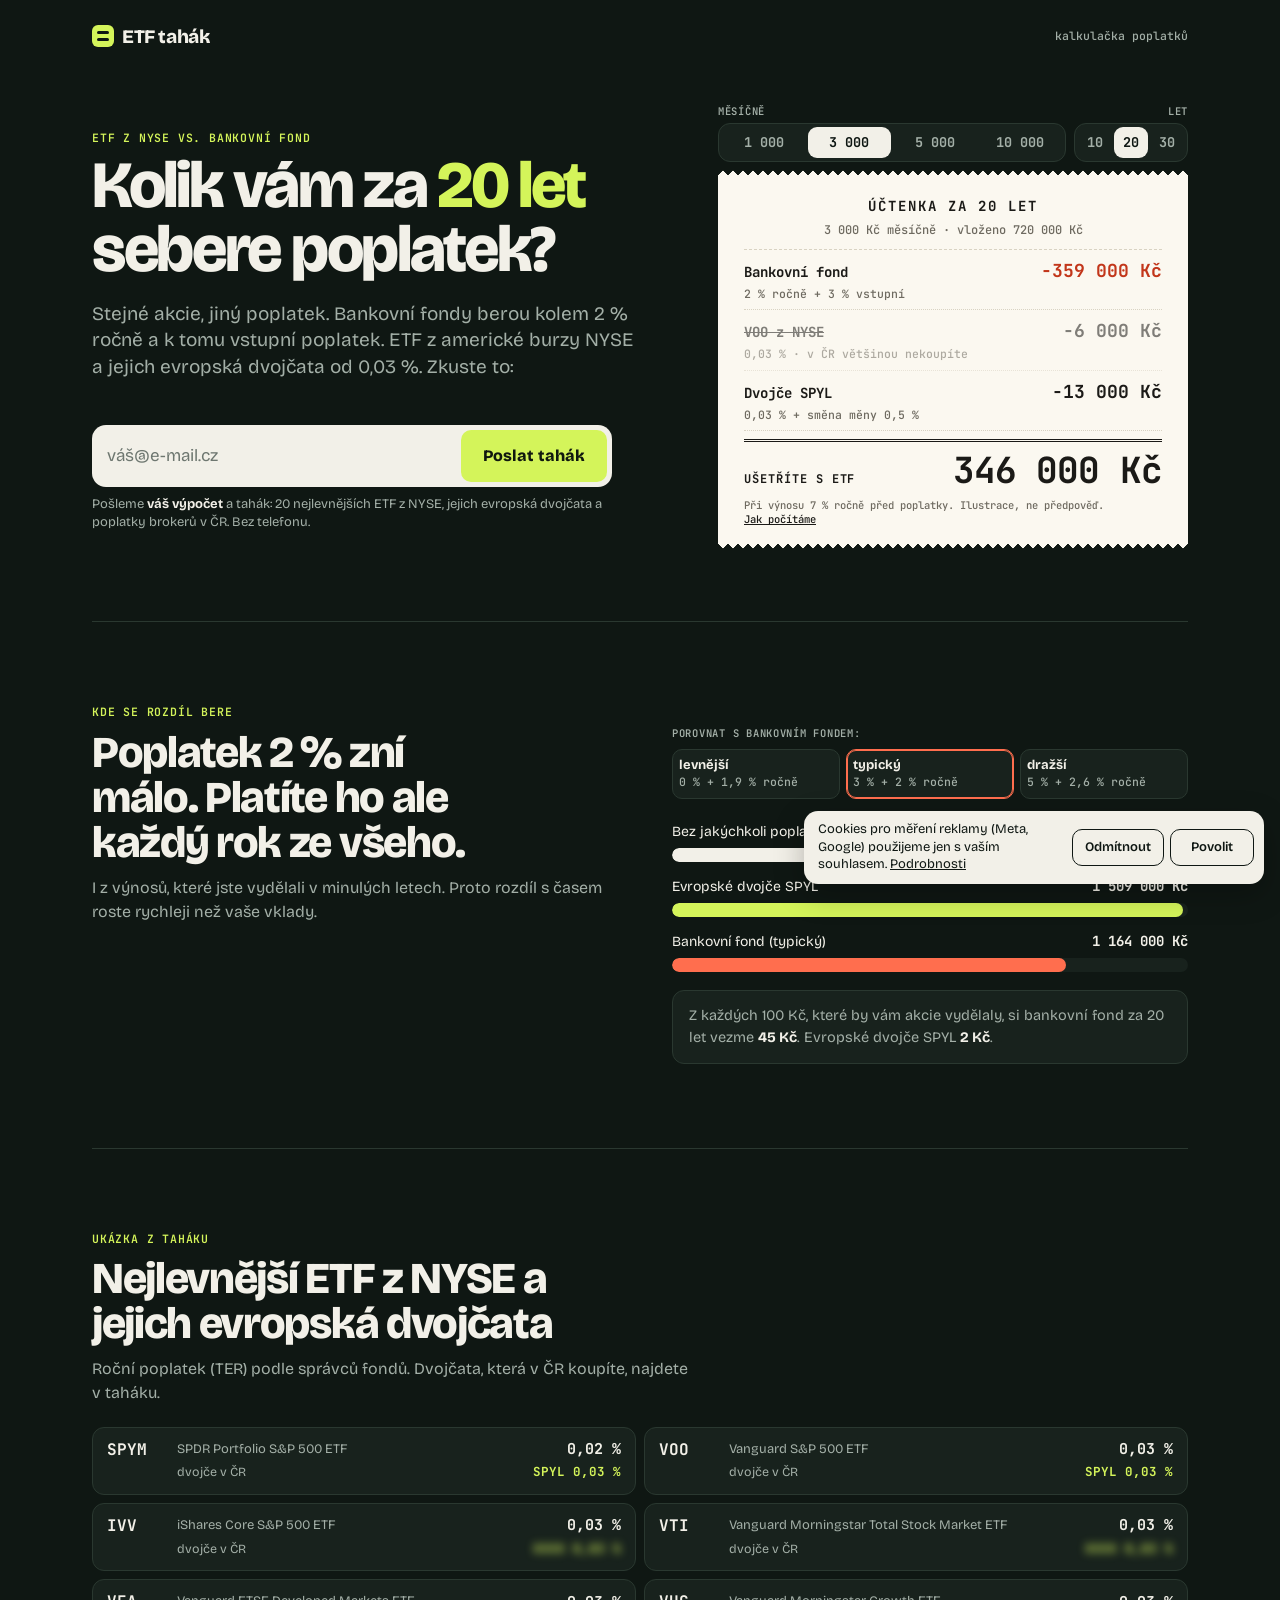
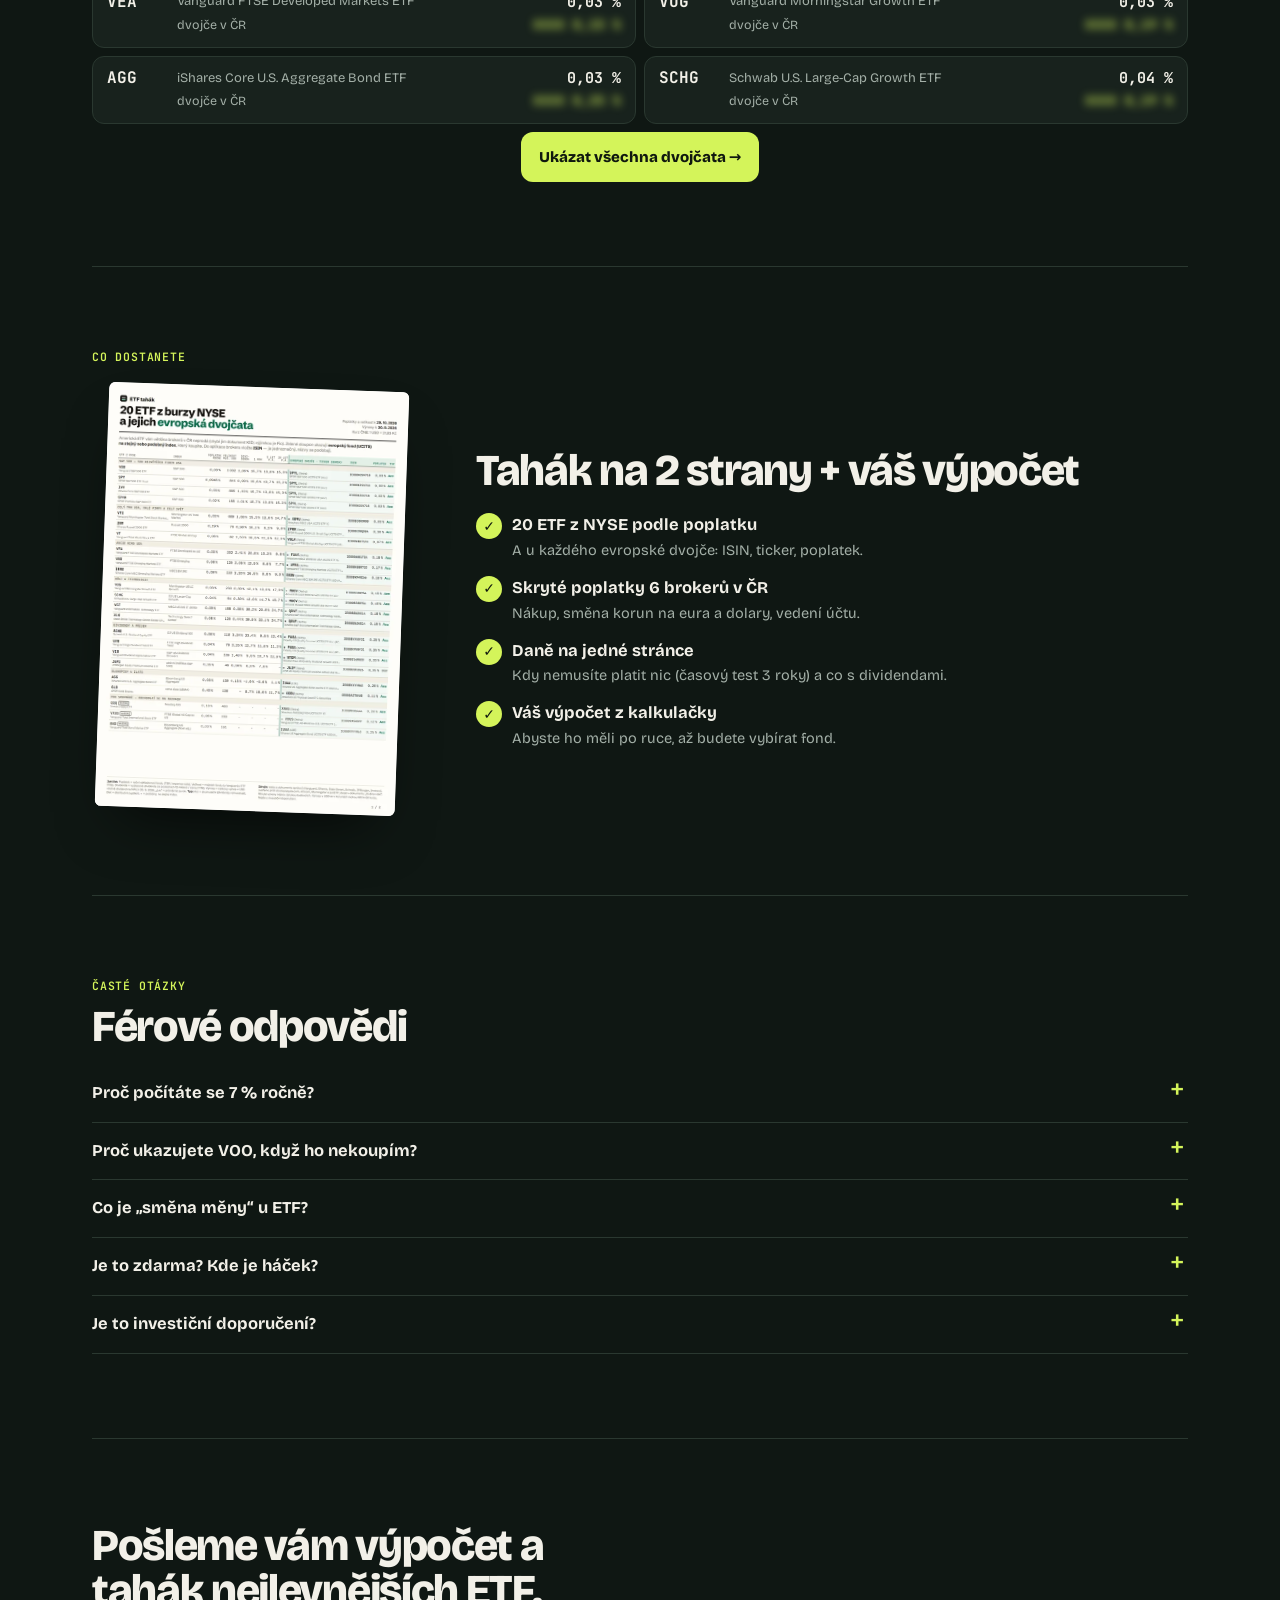
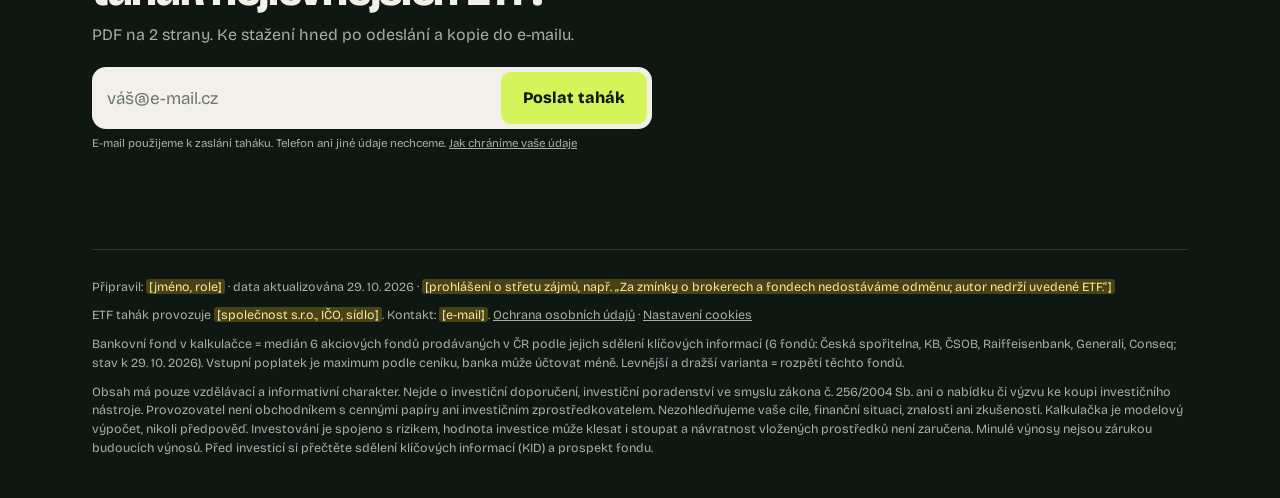
<file: site/b-poplatky/index.html>
<!doctype html>
<html lang="cs">
<head>
<meta charset="utf-8">
<meta name="viewport" content="width=device-width, initial-scale=1, viewport-fit=cover">
<title>Kolik vám za 20 let sebere poplatek? | ETF tahák</title>
<meta name="description" content="Spočítejte si, kolik zaplatíte na poplatcích v bankovním fondu a kolik v ETF z burzy NYSE nebo v jeho evropském dvojčeti. Tahák nejlevnějších ETF zdarma.">
<meta name="theme-color" content="#0F1713">
<meta property="og:title" content="Účtenka za 20 let investování">
<meta property="og:description" content="Bankovní fond vs. ETF z NYSE: kolik vás stojí poplatky. Spočítáte za 5 vteřin.">
<link rel="preload" href="../assets/fonts/bricolage-grotesque-400_800-latin.woff2" as="font" type="font/woff2" crossorigin>
<link rel="preload" href="../assets/fonts/jetbrains-mono-500_700-latin.woff2" as="font" type="font/woff2" crossorigin>
<link rel="stylesheet" href="../assets/fonts/fonts.css">
<link rel="stylesheet" href="../assets/base.css">
<style>
:root {
  --bg: #0F1713; --card: #18221D; --ink: #F2F0E8; --muted: #A3AFA7; --line: #2A3830;
  --accent: #D4F45A; --accent-ink: #10180F; --danger: #FF6E4E; --ok: #D4F45A;
  --paper: #FBF8F0; --paper-ink: #1B1A17; --paper-muted: #6E6A60; --paper-line: #D9D3C3;
  --radius: 16px;
  --font-head: "Bricolage Grotesque", ui-sans-serif, system-ui, -apple-system, "Segoe UI", Roboto, sans-serif;
  --font-body: "Bricolage Grotesque", ui-sans-serif, system-ui, -apple-system, "Segoe UI", Roboto, sans-serif;
  --font-mono: "JetBrains Mono", ui-monospace, "SFMono-Regular", Menlo, Consolas, monospace;
  --consent-bg: #F2F0E8; --consent-ink: #0F1713;
}
body { font-variation-settings: "opsz" 14; }
.wrap { max-width: 1160px; margin: 0 auto; padding: 0 16px; }
.top { display: flex; align-items: center; justify-content: space-between; height: 52px; }
.logo { text-decoration: none; font: 800 19px/1 var(--font-head); letter-spacing: -.02em; display: flex; align-items: center; gap: 8px; }
.logo i { width: 22px; height: 22px; border-radius: 6px; background: var(--accent); position: relative; flex: none; }
.logo i::before, .logo i::after { content: ""; position: absolute; left: 5px; right: 5px; height: 3px; border-radius: 2px; background: var(--bg); }
.logo i::before { top: 6px; } .logo i::after { bottom: 6px; }
.top__meta { font: 500 11.5px/1.2 var(--font-mono); color: var(--muted); text-align: right; }

/* hero */
.hero { display: grid; grid-template-columns: minmax(0, 1fr); grid-template-areas: "copy" "calc" "form"; gap: 12px; padding: 2px 0 30px; }
.hero > * { min-width: 0; }
.hero__copy { grid-area: copy; } .calc { grid-area: calc; } .hero .lead { grid-area: form; }
.eyebrow { font: 600 11.5px/1 var(--font-mono); letter-spacing: .07em; text-transform: uppercase; color: var(--accent); margin-bottom: 10px; }
h1 { font: 800 clamp(32px, 9vw, 66px)/.98 var(--font-head); font-variation-settings: "opsz" 96; letter-spacing: -.035em; text-wrap: balance; }
h1 em { font-style: normal; color: var(--accent); }
.d-only { display: none; }
@media (min-width: 900px) { .d-only { display: inline; } }
.lede { margin-top: 8px; color: var(--muted); font-size: 16px; line-height: 1.4; max-width: 34em; }

/* controls */
.ctrl { display: grid; grid-template-columns: minmax(0, 1fr) auto; gap: 8px; margin-bottom: 8px; }
.seg { display: flex; background: var(--card); border: 1px solid var(--line); border-radius: 12px; padding: 3px; gap: 2px; }
.seg button { flex: 1; border: 0; background: transparent; color: var(--muted); border-radius: 9px; padding: 9px 4px; font: 700 13.5px/1 var(--font-mono); white-space: nowrap; }
.seg button[aria-pressed="true"] { background: var(--ink); color: var(--bg); }
.seg--years button { padding: 9px 9px; }
.ctrl__lbl { grid-column: 1 / -1; display: flex; justify-content: space-between; font: 600 10.5px/1 var(--font-mono); letter-spacing: .07em; text-transform: uppercase; color: var(--muted); margin-bottom: -2px; }

/* receipt */
.receipt { --zz: 10px; position: relative; background: var(--paper); color: var(--paper-ink); padding: 16px 16px 12px; font-family: var(--font-mono);
  -webkit-mask: conic-gradient(from -45deg at bottom, #0000, #000 1deg 89deg, #0000 90deg) bottom/var(--zz) 51% repeat-x,
                conic-gradient(from 135deg at top, #0000, #000 1deg 89deg, #0000 90deg) top/var(--zz) 51% repeat-x;
          mask: conic-gradient(from -45deg at bottom, #0000, #000 1deg 89deg, #0000 90deg) bottom/var(--zz) 51% repeat-x,
                conic-gradient(from 135deg at top, #0000, #000 1deg 89deg, #0000 90deg) top/var(--zz) 51% repeat-x; }
.r-head { text-align: center; padding-bottom: 8px; border-bottom: 1.5px dashed var(--paper-line); }
.r-head b { display: block; font-size: 14px; letter-spacing: .14em; }
.r-head span { font-size: 12px; color: var(--paper-muted); }
.r-row { display: grid; grid-template-columns: minmax(0, 1fr) auto; gap: 2px 10px; padding: 7px 0; border-bottom: 1px dotted var(--paper-line); align-items: baseline; }
.r-row .l { font-size: 13px; font-weight: 700; }
.r-row .l small { display: block; font-weight: 500; font-size: 11.5px; color: var(--paper-muted); margin-top: 2px; white-space: nowrap; overflow: hidden; text-overflow: ellipsis; }
.r-row .v { font-size: 16px; font-weight: 700; font-variant-numeric: tabular-nums; text-align: right; white-space: nowrap; }
.r-row--bank .v { color: #C2361A; }
.r-row--us { opacity: .55; }
.r-row--us .l > span { text-decoration: line-through; }
.r-row--eu .v { color: #1B1A17; }
.r-total { display: grid; grid-template-columns: 1fr auto; gap: 10px; align-items: end; padding: 10px 0 2px; border-top: 3px double var(--paper-ink); margin-top: 8px; }
.r-total .l { font-size: 12px; font-weight: 700; letter-spacing: .08em; text-transform: uppercase; }
.r-total .l { white-space: nowrap; }
.r-total .v.is-long { font-size: clamp(22px, 6.6vw, 32px); }
.r-total .v { font: 800 clamp(26px, 8vw, 36px)/1 var(--font-mono); letter-spacing: -.03em; font-variant-numeric: tabular-nums; }
.r-foot { margin-top: 8px; font-size: 10.5px; line-height: 1.4; color: var(--paper-muted); }
.r-foot button { border: 0; background: none; padding: 0; text-decoration: underline; font: inherit; color: var(--paper-ink); }
.pop { animation: pop .35s ease; }
@keyframes pop { 0% { opacity: .3; } 100% { opacity: 1; } }

/* form */
.lead__row { display: flex; gap: 6px; background: var(--ink); border-radius: 14px; padding: 5px; }
.lead input[type="email"] { flex: 1; min-width: 0; border: 0; background: transparent; color: var(--bg); padding: 10px 8px; font-size: 16px; outline: none; }
.lead input::placeholder { color: #6E7770; }
.lead button[type="submit"] { flex: none; border: 0; border-radius: 10px; background: var(--accent); color: var(--accent-ink); padding: 0 16px; font-weight: 800; font-size: 15px; min-height: 46px; }
.lead__row:focus-within { box-shadow: 0 0 0 4px rgba(212,244,90,.35); }
.lead__note { margin-top: 8px; font-size: 13px; line-height: 1.4; color: var(--muted); }
.lead__note b { color: var(--ink); }
.lead__legal { margin-top: 6px; font-size: 11.5px; color: var(--muted); }
.lead__legal a { color: var(--muted); }

/* sections */
section.block { padding: 46px 0; border-top: 1px solid var(--line); }
.kicker { font: 600 11.5px/1 var(--font-mono); letter-spacing: .07em; text-transform: uppercase; color: var(--accent); margin-bottom: 12px; }
h2 { font: 800 clamp(26px, 6.6vw, 44px)/1.03 var(--font-head); font-variation-settings: "opsz" 72; letter-spacing: -.03em; text-wrap: balance; max-width: 17em; }
.sub { color: var(--muted); margin-top: 10px; max-width: 38em; }

.bars { margin-top: 22px; display: grid; gap: 14px; }
.bar__lbl { display: flex; justify-content: space-between; gap: 10px; font-size: 14px; margin-bottom: 6px; }
.bar__lbl b { font-family: var(--font-mono); font-variant-numeric: tabular-nums; }
.bar__track { height: 14px; background: var(--card); border-radius: 7px; overflow: hidden; }
.bar__fill { height: 100%; border-radius: 7px; background: var(--ink); transition: width .5s ease; }
.bar--etf .bar__fill { background: var(--accent); }
.bar--bank .bar__fill { background: var(--danger); }
.cases { display: flex; flex-wrap: wrap; gap: 6px; margin-top: 22px; }
.cases__lbl { width: 100%; font: 600 10.5px/1 var(--font-mono); letter-spacing: .07em; text-transform: uppercase; color: var(--muted); margin-bottom: 4px; }
.cases button { flex: 1 1 0; min-width: 0; border: 1px solid var(--line); background: var(--card); color: var(--muted); border-radius: 10px; padding: 8px 6px; font: 500 11.5px/1.3 var(--font-mono); text-align: left; }
.cases button b { display: block; color: var(--ink); font: 700 13px/1.2 var(--font-body); margin-bottom: 2px; }
.cases button[aria-pressed="true"] { border-color: var(--danger); box-shadow: inset 0 0 0 1px var(--danger); }
.callout { margin-top: 18px; padding: 14px 16px; background: var(--card); border: 1px solid var(--line); border-radius: 12px; font-size: 14.5px; color: var(--muted); }
.callout b { color: var(--ink); }

.cheap { margin-top: 22px; display: grid; gap: 8px; }
.cheap__row { display: grid; grid-template-columns: 58px minmax(0, 1fr) auto; gap: 4px 12px; align-items: center; background: var(--card); border: 1px solid var(--line); border-radius: 12px; padding: 12px 14px; }
.cheap__tk { font: 700 16px/1 var(--font-mono); }
.cheap__name { font-size: 13px; color: var(--muted); white-space: nowrap; overflow: hidden; text-overflow: ellipsis; }
.cheap__fee { font: 700 15px/1 var(--font-mono); text-align: right; }
.cheap__twin { grid-column: 2 / -1; font-size: 12.5px; color: var(--muted); display: flex; justify-content: space-between; gap: 8px; }
.cheap__twin b { color: var(--accent); font-family: var(--font-mono); }
.cheap__twin.locked b { filter: blur(4px); user-select: none; }
.cheap__more { display: flex; justify-content: center; margin-top: 8px; }

.btn { display: inline-flex; align-items: center; justify-content: center; gap: 8px; border: 0; border-radius: 12px; background: var(--accent); color: var(--accent-ink);
  font-weight: 800; font-size: 15px; padding: 14px 18px; text-decoration: none; min-height: 48px; }

.inside { display: grid; gap: 24px; margin-top: 24px; align-items: center; }
.pdf { position: relative; aspect-ratio: 210/297; max-width: 300px; width: 74%; margin: 0 auto; background: #fff; border-radius: 6px; overflow: hidden; transform: rotate(2deg);
  box-shadow: 0 30px 60px -25px rgba(0,0,0,.7); }
.pdf img { width: 100%; height: 100%; object-fit: cover; object-position: top; }
.list { padding: 0; margin: 0; display: grid; gap: 14px; }
.list li { list-style: none; display: grid; grid-template-columns: 26px 1fr; gap: 10px; }
.list li::before { content: "✓"; width: 26px; height: 26px; border-radius: 50%; background: var(--accent); color: var(--accent-ink); font-weight: 800; display: grid; place-items: center; font-size: 14px; }
.list b { display: block; font-size: 16.5px; }
.list span { color: var(--muted); font-size: 14.5px; }

.faq details { border-bottom: 1px solid var(--line); }
.faq summary { list-style: none; cursor: pointer; padding: 16px 30px 16px 0; font-weight: 700; font-size: 16.5px; position: relative; }
.faq summary::-webkit-details-marker { display: none; }
.faq summary::after { content: "+"; position: absolute; right: 4px; top: 12px; font: 500 24px/1 var(--font-mono); color: var(--accent); }
.faq details[open] summary::after { content: "–"; }
.faq p { padding: 0 0 16px; color: var(--muted); max-width: 44em; }
.faq { margin-top: 16px; }

.final { padding: 50px 0 60px; border-top: 1px solid var(--line); }
.final .lead { margin-top: 20px; max-width: 560px; }
footer { padding: 28px 0 110px; border-top: 1px solid var(--line); font-size: 12.5px; color: var(--muted); }
footer p + p { margin-top: 10px; }
.ph { background: #4A4214; color: #F4E7A1; padding: 0 3px; border-radius: 3px; }

.sticky-cta__in { display: flex; align-items: center; gap: 10px; background: var(--accent); color: var(--accent-ink); border-radius: 16px; padding: 8px 8px 8px 14px; box-shadow: 0 12px 30px rgba(0,0,0,.45); }
.sticky-cta__in p { flex: 1; font-size: 13px; line-height: 1.3; }
.sticky-cta__in b { display: block; font-size: 14px; }
.sticky-cta__in button { border: 0; background: var(--bg); color: var(--ink); border-radius: 11px; font-weight: 800; padding: 12px 14px; }
.sheet__panel { background: var(--card); }
.sheet h3 { font: 800 22px/1.1 var(--font-head); letter-spacing: -.02em; padding-right: 30px; }
.sheet .sub { margin: 6px 0 14px; font-size: 14.5px; }
.sheet__close { color: var(--ink); }

@media (min-width: 900px) {
  .wrap { padding: 0 32px; }
  .top { height: 72px; }
  .hero { grid-template-columns: minmax(0, 1fr) minmax(0, 470px); grid-template-areas: "copy calc" "form calc"; column-gap: 72px; row-gap: 26px; padding: 34px 0 72px; align-items: start; }
  .hero__copy { padding-top: 26px; }
  .lede { font-size: 19px; margin-top: 18px; }
  .receipt { padding: 26px 26px 22px; }
  .r-row .l { font-size: 14px; } .r-row .v { font-size: 18px; }
  .lead { max-width: 520px; }
  .lead input[type="email"] { font-size: 17px; padding: 12px 10px; }
  .lead button[type="submit"] { padding: 0 22px; font-size: 16px; min-height: 52px; }
  section.block { padding: 84px 0; }
  .cheap { grid-template-columns: repeat(2, minmax(0, 1fr)); }
  .inside { grid-template-columns: 320px 1fr; gap: 64px; }
  .pdf { width: 100%; }
  .cols { display: grid; grid-template-columns: 1fr 1fr; gap: 64px; align-items: start; }
  .final { padding: 84px 0 96px; }
  footer { padding-bottom: 40px; }
}
</style>
<script>window.LEAD_CONFIG = Object.assign({ variant: "B", thankYou: "../dekujeme/" }, window.LEAD_CONFIG || {});</script>
<script src="../assets/consent.js"></script>
</head>
<body>
<div class="wrap">
  <header class="top">
    <a class="logo" href="./" aria-label="ETF tahák"><i aria-hidden="true"></i>ETF tahák</a>
    <span class="top__meta">kalkulačka poplatků</span>
  </header>

  <main>
    <section class="hero" aria-labelledby="h1">
      <div class="hero__copy">
        <p class="eyebrow">ETF z NYSE vs. bankovní fond</p>
        <h1 id="h1">Kolik vám za <em data-h1-years>20 let</em> sebere poplatek?</h1>
        <p class="lede">Stejné akcie, jiný poplatek.<span class="d-only"> Bankovní fondy berou kolem 2 % ročně a k tomu vstupní poplatek. ETF z americké burzy NYSE a jejich evropská dvojčata od 0,03 %.</span> Zkuste to:</p>
      </div>

      <div class="calc" aria-live="polite">
        <div class="ctrl">
          <div class="ctrl__lbl"><span>Měsíčně</span><span>Let</span></div>
          <div class="seg" data-seg="amount" role="group" aria-label="Měsíční vklad">
            <button type="button" data-v="1000">1 000</button><button type="button" data-v="3000" aria-pressed="true">3 000</button><button type="button" data-v="5000">5 000</button><button type="button" data-v="10000">10 000</button>
          </div>
          <div class="seg seg--years" data-seg="years" role="group" aria-label="Doba investování">
            <button type="button" data-v="10">10</button><button type="button" data-v="20" aria-pressed="true">20</button><button type="button" data-v="30">30</button>
          </div>
        </div>

        <div class="receipt" data-receipt>
          <div class="r-head"><b data-r-head>ÚČTENKA ZA 20 LET</b><span data-r-sub>vloženo 720 000 Kč</span></div>
          <div class="r-row r-row--bank"><div class="l">Bankovní fond<small data-bank-desc>2 % ročně + 3 % vstupní</small></div><div class="v" data-cost-bank>−359 000 Kč</div></div>
          <div class="r-row r-row--us"><div class="l"><span data-us-lbl>VOO z NYSE</span><small data-us-desc>0,03 % · v ČR nekoupíte</small></div><div class="v" data-cost-us>−5 000 Kč</div></div>
          <div class="r-row r-row--eu"><div class="l"><span data-eu-lbl>Dvojče SPYL</span><small data-eu-desc>0,03 % + směna 0,5 %</small></div><div class="v" data-cost-eu>−12 000 Kč</div></div>
          <div class="r-total"><div class="l">Ušetříte s ETF</div><div class="v" data-save>347 000 Kč</div></div>
          <p class="r-foot" data-assume>Při výnosu 7 % ročně před poplatky. Ilustrace, ne předpověď. <button type="button" data-open-assume>Jak počítáme</button></p>
        </div>
      </div>

      <form class="lead" data-lead-form data-placement="hero" novalidate>
        <label class="sr-only" for="email-hero">Váš e-mail</label>
        <div class="lead__row">
          <input id="email-hero" type="email" name="email" placeholder="váš@e-mail.cz" autocomplete="email" inputmode="email" autocapitalize="off" spellcheck="false" required>
          <button type="submit">Poslat tahák</button>
        </div>
        <input class="hp" type="text" name="website" tabindex="-1" autocomplete="off" aria-hidden="true">
        <p class="lead__note">Pošleme <b>váš výpočet</b> a tahák: 20 nejlevnějších ETF z NYSE, jejich evropská dvojčata a poplatky brokerů v ČR. Bez telefonu.</p>
        <p data-lead-msg aria-live="polite"></p>
      </form>
    </section>

    <section class="block" aria-labelledby="h-where">
      <div class="cols">
        <div>
          <p class="kicker">Kde se rozdíl bere</p>
          <h2 id="h-where">Poplatek 2 % zní málo. Platíte ho ale každý rok ze všeho.</h2>
          <p class="sub">I z výnosů, které jste vydělali v minulých letech. Proto rozdíl s časem roste rychleji než vaše vklady.</p>
        </div>
        <div>
          <div class="cases" data-cases role="group" aria-label="Typ bankovního fondu"></div>
          <div class="bars" data-bars></div>
          <p class="callout" data-callout></p>
        </div>
      </div>
    </section>

    <section class="block" aria-labelledby="h-cheap">
      <p class="kicker">Ukázka z taháku</p>
      <h2 id="h-cheap">Nejlevnější ETF z NYSE a jejich evropská dvojčata</h2>
      <p class="sub">Roční poplatek (TER) podle správců fondů. Dvojčata, která v ČR koupíte, najdete v taháku.</p>
      <div class="cheap" data-cheap></div>
      <div class="cheap__more"><button class="btn" type="button" data-open-sheet="cheap">Ukázat všechna dvojčata →</button></div>
    </section>

    <section class="block" aria-labelledby="h-in">
      <p class="kicker">Co dostanete</p>
      <div class="inside">
        <div class="pdf"><img src="../tahak/nahled-1.webp" alt="Náhled první strany ETF taháku" width="640" height="905" decoding="async" loading="lazy"></div>
        <div>
          <h2 id="h-in">Tahák na 2 strany + váš výpočet</h2>
          <ul class="list" style="margin-top:20px">
            <li><div><b>20 ETF z NYSE podle poplatku</b><span>A u každého evropské dvojče: ISIN, ticker, poplatek.</span></div></li>
            <li><div><b>Skryté poplatky 6 brokerů v ČR</b><span>Nákup, směna korun na eura a dolary, vedení účtu.</span></div></li>
            <li><div><b>Daně na jedné stránce</b><span>Kdy nemusíte platit nic (časový test 3 roky) a co s dividendami.</span></div></li>
            <li><div><b>Váš výpočet z kalkulačky</b><span>Abyste ho měli po ruce, až budete vybírat fond.</span></div></li>
          </ul>
        </div>
      </div>
    </section>

    <section class="block" aria-labelledby="h-faq">
      <p class="kicker">Časté otázky</p>
      <h2 id="h-faq">Férové odpovědi</h2>
      <div class="faq">
        <details><summary>Proč počítáte se 7 % ročně?</summary><p>Je to konzervativní předpoklad pro akciový fond na dlouhou dobu. Na poměru mezi poplatky to moc nemění: při jakémkoli kladném výnosu je fond s poplatkem 2 % dráž než fond s 0,03 %. Budoucí výnos nikdo nezná, minulé výnosy nejsou zárukou.</p></details>
        <details><summary>Proč ukazujete VOO, když ho nekoupím?</summary><p>Protože ho doporučuje půl internetu. U většiny brokerů (XTB, Trading 212, DEGIRO, IBKR, Revolut) ho ale drobný investor nekoupí, chybí mu dokument KID; výjimkou je Fio. Evropské dvojče sleduje stejný index a stojí podobně — v taháku jsou dvojčata všech 20 fondů.</p></details>
        <details><summary>Co je „směna měny“ u ETF?</summary><p>Evropská ETF se obchodují v eurech nebo dolarech. Broker vám koruny smění a vezme si za to procento. Rozdíl mezi brokery je velký — srovnání najdete v taháku.</p></details>
        <details><summary>Je to zdarma? Kde je háček?</summary><p>Tahák je zdarma a pošleme ho každému, kdo zadá e-mail — k ničemu dalšímu se tím nezavazujete. Po odeslání vám nabídneme 4 krátké tipy o ETF a čtvrtletní aktualizaci taháku. Přihlásit se k nim nemusíte, a když ano, odhlásíte se jedním klikem.</p></details>
        <details><summary>Je to investiční doporučení?</summary><p>Ne. Kalkulačka ukazuje matematiku poplatků a srovnáváme veřejná data o fondech. Rozhodnutí je na vás. Před nákupem si přečtěte sdělení klíčových informací (KID) fondu.</p></details>
      </div>
    </section>

    <section class="final" aria-labelledby="h-final" data-hide-sticky>
      <h2 id="h-final">Pošleme vám výpočet a tahák nejlevnějších ETF.</h2>
      <p class="sub">PDF na 2 strany. Ke stažení hned po odeslání a kopie do e-mailu.</p>
      <form class="lead" data-lead-form data-placement="final" novalidate>
        <label class="sr-only" for="email-final">Váš e-mail</label>
        <div class="lead__row">
          <input id="email-final" type="email" name="email" placeholder="váš@e-mail.cz" autocomplete="email" inputmode="email" autocapitalize="off" spellcheck="false" required>
          <button type="submit">Poslat tahák</button>
        </div>
        <input class="hp" type="text" name="website" tabindex="-1" autocomplete="off" aria-hidden="true">
        <p class="lead__legal">E-mail použijeme k zaslání taháku. Telefon ani jiné údaje nechceme. <a href="../ochrana-udaju/">Jak chráníme vaše údaje</a></p>
        <p data-lead-msg aria-live="polite"></p>
      </form>
    </section>
  </main>

  <footer>
    <p>Připravil: <span class="ph">[jméno, role]</span> · data aktualizována <span data-asof-plain>29. 10. 2026</span> · <span class="ph">[prohlášení o střetu zájmů, např. „Za zmínky o brokerech a fondech nedostáváme odměnu; autor nedrží uvedené ETF.“]</span></p>
    <p>ETF tahák provozuje <span class="ph">[společnost s.r.o., IČO, sídlo]</span>. Kontakt: <span class="ph">[e-mail]</span>. <a href="../ochrana-udaju/">Ochrana osobních údajů</a> · <a href="#" data-consent-reset>Nastavení cookies</a></p>
    <p data-bank-src></p>
    <p>Obsah má pouze vzdělávací a informativní charakter. Nejde o investiční doporučení, investiční poradenství ve smyslu zákona č. 256/2004 Sb. ani o nabídku či výzvu ke koupi investičního nástroje. Provozovatel není obchodníkem s cennými papíry ani investičním zprostředkovatelem. Nezohledňujeme vaše cíle, finanční situaci, znalosti ani zkušenosti. Kalkulačka je modelový výpočet, nikoli předpověď. Investování je spojeno s rizikem, hodnota investice může klesat i stoupat a návratnost vložených prostředků není zaručena. Minulé výnosy nejsou zárukou budoucích výnosů. Před investicí si přečtěte sdělení klíčových informací (KID) a prospekt fondu.</p>
  </footer>
</div>

<div class="sticky-cta" data-sticky-cta>
  <div class="sticky-cta__in">
    <p><b data-sticky-save>S ETF ušetříte 347 000 Kč</b>Výpočet + tahák do e-mailu</p>
    <button type="button" data-open-sheet="sticky">Poslat</button>
  </div>
</div>

<div class="sheet" id="lead-sheet" hidden>
  <div class="sheet__panel" role="dialog" aria-modal="true" aria-labelledby="sheet-h">
    <button class="sheet__close" type="button" data-close-sheet aria-label="Zavřít">×</button>
    <h3 id="sheet-h">Kam poslat výpočet a tahák?</h3>
    <p class="sub">20 nejlevnějších ETF z NYSE, jejich evropská dvojčata a poplatky brokerů v ČR.</p>
    <form class="lead" data-lead-form data-placement="sheet" novalidate>
      <label class="sr-only" for="email-sheet">Váš e-mail</label>
      <div class="lead__row">
        <input id="email-sheet" type="email" name="email" placeholder="váš@e-mail.cz" autocomplete="email" inputmode="email" autocapitalize="off" spellcheck="false" required>
        <button type="submit">Poslat</button>
      </div>
      <input class="hp" type="text" name="website" tabindex="-1" autocomplete="off" aria-hidden="true">
      <p class="lead__legal">Jen k zaslání taháku. Bez telefonu. <a href="../ochrana-udaju/">Ochrana údajů</a></p>
      <p data-lead-msg aria-live="polite"></p>
    </form>
  </div>
</div>

<script src="../assets/data.js"></script>
<script src="../assets/fmt.js"></script>
<script src="../assets/lead.js"></script>
<script>
(function () {
  var D = window.ETF_DATA, F = window.Fmt, $ = function (s) { return document.querySelector(s); };
  var R = 0.07; // gross annual return assumption, stated next to every result
  var state = { amount: 3000, years: 20 };
  var us = D.us.find(function (f) { return f.t === "VOO"; });
  var twin = D.twins[us.twin].pick;
  var fx = D.calc && D.calc.fx_fee_pct !== undefined ? D.calc.fx_fee_pct : 0.5;
  var bank = D.bank;

  // Future value of monthly deposits made at month end. ter = annual % of assets.
  // upfront = share of every payment that never gets invested: a bank entry fee is a mark-up inside the payment
  // (rate/(1+rate), as ČS and KB compute it), the broker's FX fee is a flat % of the converted amount.
  function fv(c, years, ter, upfront) {
    var n = years * 12, net = (1 + R) * (1 - ter / 100) - 1, m = Math.pow(1 + net, 1 / 12) - 1;
    var dep = c * (1 - upfront);
    return dep * (Math.pow(1 + m, n) - 1) / m;
  }
  function markup(pct) { return pct / (100 + pct); }
  var CASES = bank.cases || [{ id: "typical", label: "typický", entry_pct: bank.entry_pct, ter_pct: bank.ter_pct }];
  state.case = (CASES.find(function (k) { return k.id === "typical"; }) || CASES[0]).id;
  function cur() { return CASES.find(function (k) { return k.id === state.case; }); }
  function round(v) { return Math.round(v / 1000) * 1000; } // results to the nearest thousand — no false precision

  function render() {
    var c = state.amount, y = state.years, paid = c * 12 * y;
    var gross = fv(c, y, 0, 0);
    var bk = cur();
    var fBank = fv(c, y, bk.ter_pct, markup(bk.entry_pct)), fUs = fv(c, y, us.ter, 0), fEu = fv(c, y, twin.ter, fx / 100);
    var costBank = gross - fBank, costUs = gross - fUs, costEu = gross - fEu, save = fEu - fBank;
    $("[data-h1-years]").textContent = y + " let";
    $("[data-r-head]").textContent = "ÚČTENKA ZA " + y + " LET";
    $("[data-r-sub]").textContent = F.czk(c) + " měsíčně · vloženo " + F.czk(paid);
    $("[data-bank-desc]").textContent = F.pctS(bk.ter_pct) + " ročně + " + F.pctS(bk.entry_pct) + " vstupní";
    document.querySelectorAll("[data-case]").forEach(function (b) { b.setAttribute("aria-pressed", b.dataset.case === state.case ? "true" : "false"); });
    $("[data-us-lbl]").textContent = us.t + " z NYSE";
    $("[data-us-desc]").textContent = F.pctS(us.ter) + " · v ČR většinou nekoupíte";
    $("[data-eu-lbl]").textContent = "Dvojče " + twin.ticker;
    $("[data-eu-desc]").textContent = F.pctS(twin.ter) + " + směna měny " + F.pctS(fx);
    $("[data-cost-bank]").textContent = "−" + F.czk(round(costBank));
    $("[data-cost-us]").textContent = "−" + F.czk(round(costUs));
    $("[data-cost-eu]").textContent = "−" + F.czk(round(costEu));
    $("[data-save]").textContent = F.czk(round(save));
    $("[data-save]").classList.toggle("is-long", save >= 1e6);
    $("[data-sticky-save]").textContent = "S ETF ušetříte " + F.czk(round(save));
    $("[data-save]").classList.remove("pop"); void $("[data-save]").offsetWidth; $("[data-save]").classList.add("pop");

    var max = gross;
    $("[data-bars]").innerHTML = [
      ["Bez jakýchkoli poplatků", gross, ""],
      ["Evropské dvojče " + twin.ticker, fEu, "bar--etf"],
      ["Bankovní fond (" + bk.label + ")", fBank, "bar--bank"]
    ].map(function (b) {
      return '<div class="bar ' + b[2] + '"><div class="bar__lbl"><span>' + b[0] + "</span><b>" + F.czk(round(b[1])) + "</b></div>" +
        '<div class="bar__track"><div class="bar__fill" style="width:' + (b[1] / max * 100).toFixed(1) + '%"></div></div></div>';
    }).join("");
    $("[data-callout]").innerHTML = "Z každých 100 Kč, které by vám akcie vydělaly, si bankovní fond za " + y + " let vezme <b>" +
      Math.round(costBank / (gross - paid) * 100) + " Kč</b>. Evropské dvojče " + twin.ticker + " <b>" + Math.max(1, Math.round(costEu / (gross - paid) * 100)) + " Kč</b>.";
    Lead.setContext({ calc_amount: c, calc_years: y, calc_case: state.case, calc_save_czk: round(save) });
  }

  document.querySelectorAll("[data-seg]").forEach(function (seg) {
    seg.addEventListener("click", function (e) {
      var b = e.target.closest("button"); if (!b) return;
      seg.querySelectorAll("button").forEach(function (x) { x.setAttribute("aria-pressed", x === b ? "true" : "false"); });
      state[seg.dataset.seg] = Number(b.dataset.v);
      render();
      Lead.track("calc_change", { amount: state.amount, years: state.years });
    });
  });
  var cs = document.querySelector("[data-cases]");
  if (cs && CASES.length > 1) {
    cs.innerHTML = '<span class="cases__lbl">Porovnat s bankovním fondem:</span>' + CASES.map(function (k) {
      return '<button type="button" data-case="' + k.id + '"><b>' + k.label + "</b>" + F.pctS(k.entry_pct) + " + " + F.pctS(k.ter_pct) + " ročně</button>";
    }).join("");
    cs.addEventListener("click", function (e) {
      var b = e.target.closest("[data-case]"); if (!b) return;
      state.case = b.dataset.case; render(); Lead.track("calc_case", { case: state.case });
    });
  } else if (cs) cs.hidden = true;
  $("[data-open-assume]").addEventListener("click", function () {
    var el = $("[data-assume]");
    el.innerHTML = "Hrubý výnos 7 % ročně, vklad vždy na konci měsíce. Roční poplatek (TER) se strhává průběžně z majetku. Vstupní poplatek banky je přirážka v rámci platby (3 % = 2,91 % z vkladu, jak počítá ČS a KB), " +
      "směna měny u ETF se platí z každého vkladu. „Poplatky“ = o kolik méně budete mít oproti stejné investici bez poplatků (včetně ušlého zhodnocení). Výsledky zaokrouhleny na tisíce. Ilustrace, ne předpověď.";
  });

  // Cheapest NYSE ETFs with their twins; first two twins readable, the rest are in the PDF.
  var cheap = D.us.filter(function (f) { return !f.ref && D.twins[f.twin]; }).sort(function (a, b) { return a.ter - b.ter; }).slice(0, 8);
  $("[data-cheap]").innerHTML = cheap.map(function (f, i) {
    var p = D.twins[f.twin].pick, locked = i > 1;
    return '<div class="cheap__row"><span class="cheap__tk">' + f.t + '</span><span class="cheap__name">' + f.name + '</span><span class="cheap__fee">' + F.pct(f.ter) + "</span>" +
      '<span class="cheap__twin' + (locked ? " locked" : "") + '"><span>dvojče v ČR</span><b>' + (locked ? "XXXX " + F.pct(p.ter) : p.ticker + " " + F.pct(p.ter)) + "</b></span></div>";
  }).join("");

  if (bank.source_note) $("[data-bank-src]").textContent = bank.source_note;
  // Message match with the ad: ?m=5000&y=30 opens the receipt the creative showed.
  var q = new URLSearchParams(location.search);
  [["amount", q.get("m")], ["years", q.get("y")]].forEach(function (kv) {
    var seg = document.querySelector('[data-seg="' + kv[0] + '"]'), btn = kv[1] && seg.querySelector('[data-v="' + kv[1] + '"]');
    if (!btn) return;
    seg.querySelectorAll("button").forEach(function (x) { x.setAttribute("aria-pressed", x === btn ? "true" : "false"); });
    state[kv[0]] = Number(kv[1]);
  });
  render();
})();
</script>
</body>
</html>
</file>
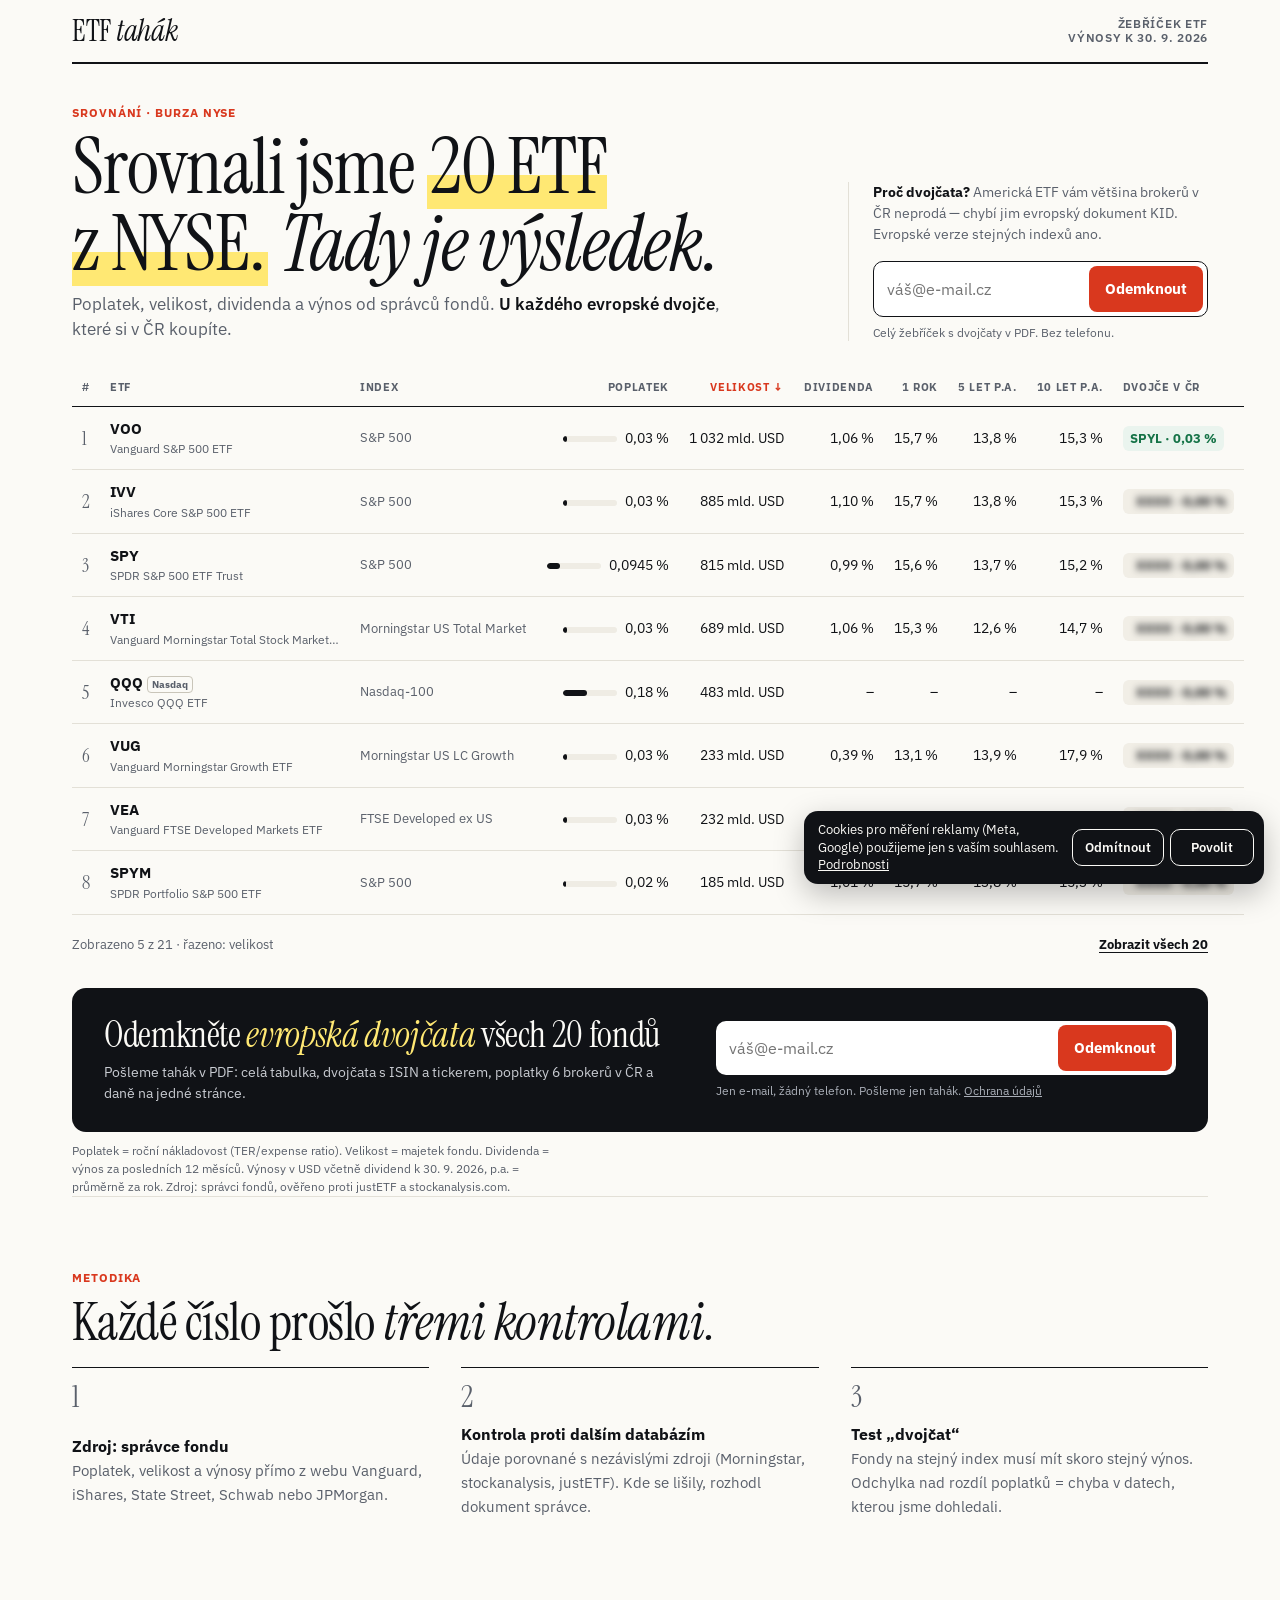
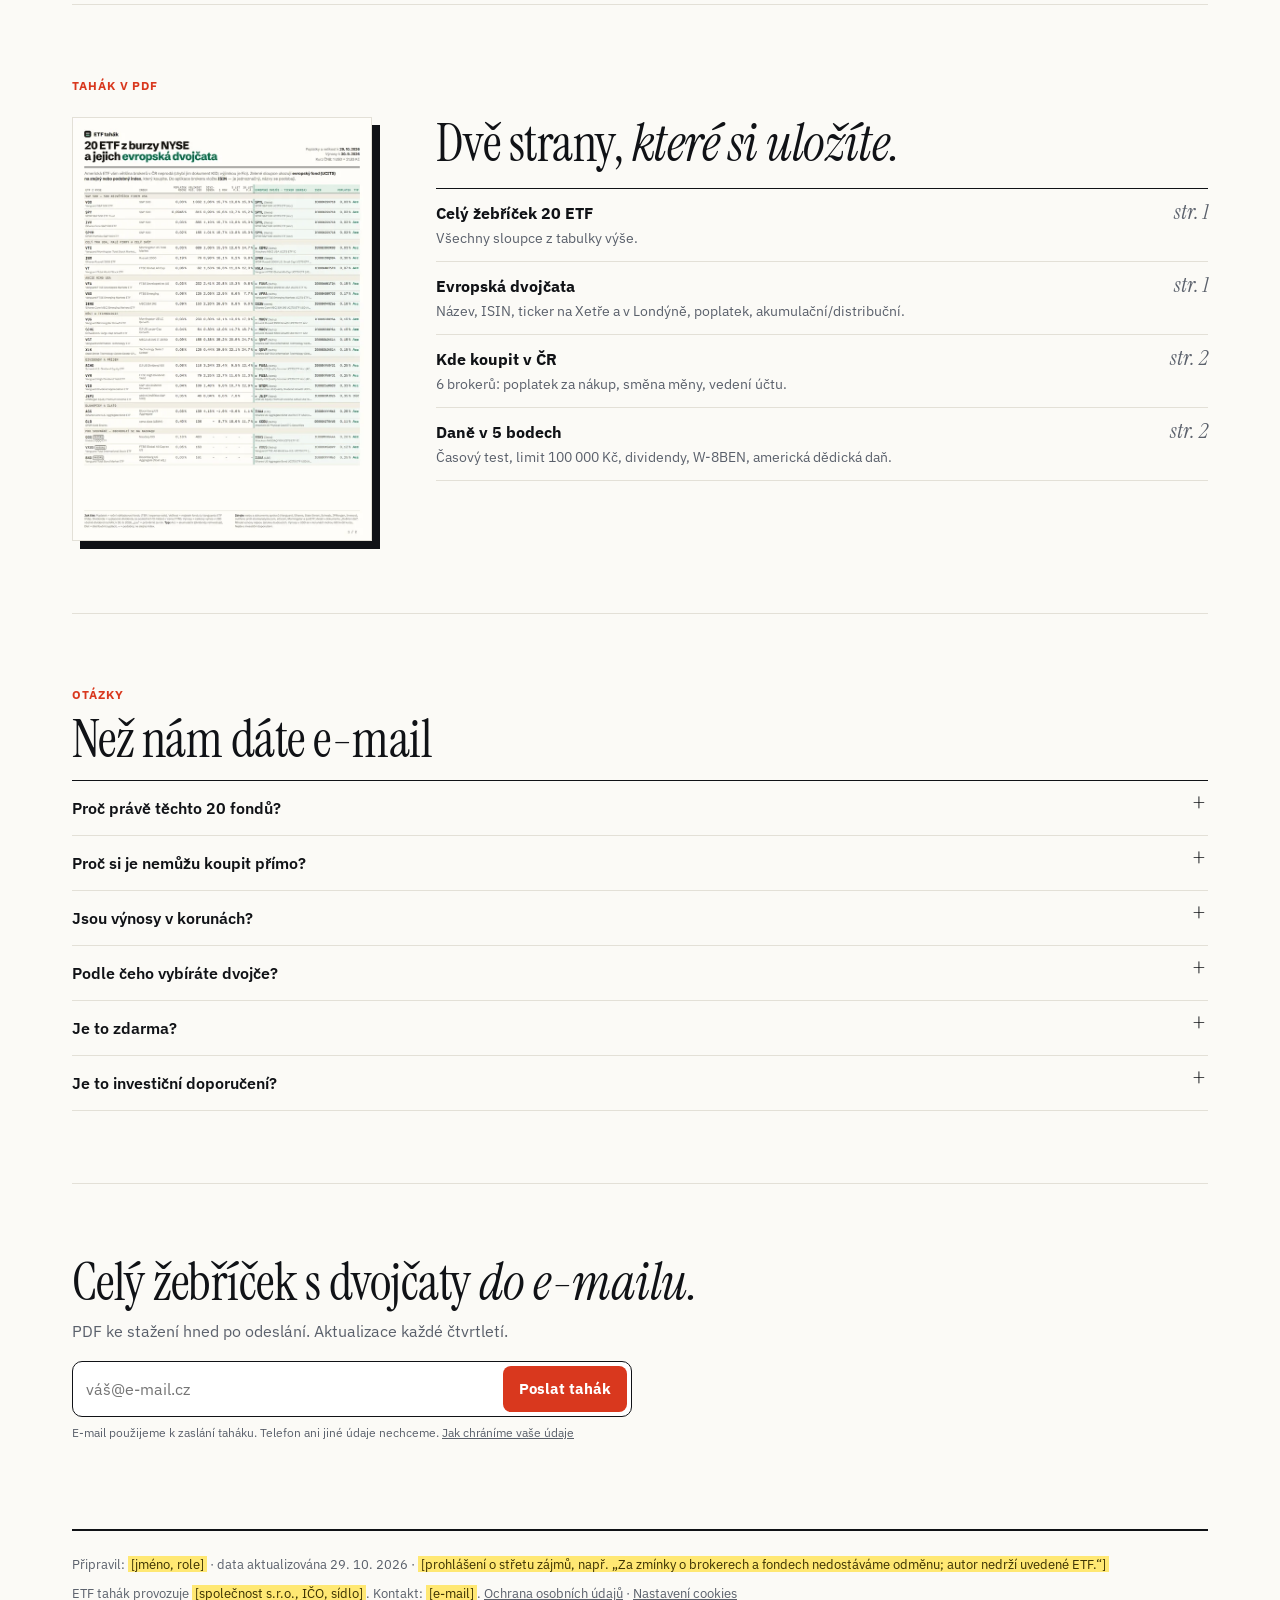
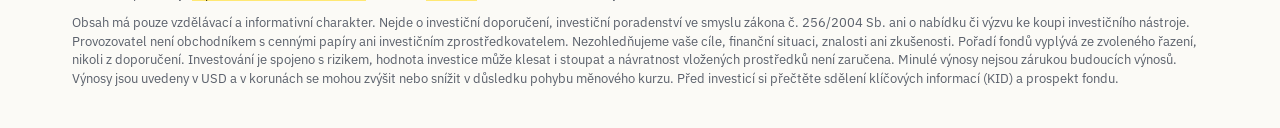
<file: site/c-srovnani/index.html>
<!doctype html>
<html lang="cs">
<head>
<meta charset="utf-8">
<meta name="viewport" content="width=device-width, initial-scale=1, viewport-fit=cover">
<title>Srovnání 20 ETF z NYSE: poplatky, výnosy, evropská dvojčata | ETF tahák</title>
<meta name="description" content="20 populárních ETF z burzy NYSE na jedné obrazovce: poplatek, velikost, dividenda a výnos za 1, 5 a 10 let. U každého evropské dvojče, které koupíte v ČR.">
<meta name="theme-color" content="#FBFAF6">
<meta property="og:title" content="Srovnali jsme 20 ETF z NYSE">
<meta property="og:description" content="Poplatky, výnosy a evropská dvojčata, která si v Česku koupíte.">
<link rel="preload" href="../assets/fonts/instrument-serif-400-latin.woff2" as="font" type="font/woff2" crossorigin>
<link rel="preload" href="../assets/fonts/ibm-plex-sans-400_700-latin.woff2" as="font" type="font/woff2" crossorigin>
<link rel="stylesheet" href="../assets/fonts/fonts.css">
<link rel="stylesheet" href="../assets/base.css">
<style>
:root {
  --bg: #FBFAF6; --card: #FFFFFF; --ink: #101216; --muted: #5A606B; --line: #E3E0D7; --line-2: #C9C5B9;
  --accent: #D9381E; --accent-ink: #fff; --marker: #FFE873; --danger: #C42B12; --ok: #157347;
  --radius: 10px;
  --font-head: "Instrument Serif", "Times New Roman", Georgia, serif;
  --font-body: "IBM Plex Sans", ui-sans-serif, system-ui, -apple-system, "Segoe UI", Roboto, sans-serif;
  --font-mono: "IBM Plex Sans", ui-sans-serif, system-ui, sans-serif;
  --consent-bg: #101216; --consent-ink: #FBFAF6;
}
.wrap { max-width: 1200px; margin: 0 auto; padding: 0 16px; }
.num, .t-fee, .t-m, td.n { font-variant-numeric: tabular-nums; }

.mast { display: flex; align-items: center; justify-content: space-between; height: 50px; border-bottom: 2px solid var(--ink); }
.logo { text-decoration: none; font: 400 25px/1 var(--font-head); letter-spacing: -.01em; }
.logo i { font-style: italic; }
.mast__meta { font-size: 11.5px; line-height: 1.25; color: var(--muted); text-align: right; text-transform: uppercase; letter-spacing: .06em; font-weight: 600; }

.hero { padding: 16px 0 6px; }
.eyebrow { font-size: 11.5px; font-weight: 700; letter-spacing: .08em; text-transform: uppercase; color: var(--accent); }
h1 { font: 400 clamp(36px, 10.4vw, 78px)/.98 var(--font-head); letter-spacing: -.015em; margin-top: 8px; text-wrap: balance; max-width: 15em; }
h1 em { font-style: italic; }
h1 mark { background: linear-gradient(transparent 58%, var(--marker) 58%, var(--marker) 92%, transparent 92%); color: inherit; padding: 0 .04em; }
.lede { margin-top: 10px; font-size: 15px; line-height: 1.45; color: var(--muted); max-width: 40em; }
.lede b { color: var(--ink); font-weight: 600; }

/* sort tabs */
.sort { display: flex; gap: 0; margin: 14px -16px 0; padding: 0 16px; overflow-x: auto; scrollbar-width: none; border-bottom: 1px solid var(--line); }
.sort::-webkit-scrollbar { display: none; }
.sort button { flex: none; border: 0; background: none; padding: 10px 11px 9px; font-size: 13.5px; font-weight: 600; color: var(--muted); border-bottom: 2.5px solid transparent; margin-bottom: -1px; }
.sort button:first-child { padding-left: 0; }
.sort button[aria-pressed="true"] { color: var(--ink); border-bottom-color: var(--accent); }

/* ranking — mobile rows */
.rank { list-style: none; margin: 0; padding: 0; }
.row { display: grid; grid-template-columns: 22px minmax(0, 1fr) auto; column-gap: 10px; padding: 9px 0 8px; border-bottom: 1px solid var(--line); align-items: baseline; }
.row__n { font: 400 19px/1 var(--font-head); color: var(--muted); }
.row__id { min-width: 0; }
.row__t { font-weight: 700; font-size: 16.5px; letter-spacing: .01em; }
.row__name { font-size: 13px; color: var(--muted); margin-left: 6px; }
.row__sub { font-size: 12.5px; color: var(--muted); margin-top: 3px; white-space: nowrap; overflow: hidden; text-overflow: ellipsis; }
.row__sub b { color: var(--ink); font-weight: 600; }
.row__metric { text-align: right; }
.row__metric b { display: block; font-size: 16.5px; font-weight: 700; }
.row__metric span { font-size: 10.5px; text-transform: uppercase; letter-spacing: .06em; color: var(--muted); font-weight: 600; }
.row__twin { grid-column: 2 / -1; margin-top: 4px; display: flex; align-items: center; gap: 8px; font-size: 12.5px; }
.row__twin > span:first-child { color: var(--muted); }
.twin { display: inline-flex; align-items: center; gap: 6px; border-radius: 6px; padding: 3px 7px; font-weight: 700; font-size: 12.5px; background: #EAF4EE; color: var(--ok); border: 0; }
.twin--locked { background: #F1EEE6; color: var(--ink); cursor: pointer; }
.twin--locked svg { width: 12px; height: 12px; }
.twin--locked em { font-style: normal; filter: blur(3.5px); user-select: none; }
.row.is-ref .row__t::after { content: "Nasdaq"; font-size: 10px; font-weight: 700; letter-spacing: .05em; text-transform: uppercase; color: var(--muted); border: 1px solid var(--line-2); border-radius: 4px; padding: 1px 4px; margin-left: 6px; vertical-align: 2px; }
.more { display: flex; gap: 10px; align-items: center; justify-content: space-between; padding: 12px 0 0; font-size: 13px; color: var(--muted); }
.linkbtn { border: 0; background: none; padding: 6px 0; font-weight: 700; color: var(--ink); text-decoration: underline; text-underline-offset: 3px; }

/* desktop table */
.tbl { display: none; width: 100%; border-collapse: collapse; font-size: 14px; }
.tbl th { text-align: right; font-size: 11px; text-transform: uppercase; letter-spacing: .06em; color: var(--muted); font-weight: 700; padding: 10px 10px; border-bottom: 1.5px solid var(--ink); white-space: nowrap; }
.tbl th:nth-child(-n+3) { text-align: left; }
.tbl th button { border: 0; background: none; padding: 0; font: inherit; color: inherit; text-transform: inherit; letter-spacing: inherit; }
.tbl th button[aria-pressed="true"] { color: var(--accent); }
.tbl th button[aria-pressed="true"]::after { content: " ↓"; }
.tbl td { padding: 11px 10px; border-bottom: 1px solid var(--line); text-align: right; white-space: nowrap; }
.tbl td:nth-child(-n+3) { text-align: left; }
.tbl td.n { font: 400 19px/1 var(--font-head); color: var(--muted); width: 28px; }
.tbl .t-tk { font-weight: 700; font-size: 15px; }
.tbl .t-nm { display: block; font-size: 12px; color: var(--muted); max-width: 230px; overflow: hidden; text-overflow: ellipsis; }
.tbl .t-ix { color: var(--muted); font-size: 13px; }
.feebar { display: inline-block; width: 54px; height: 6px; background: #EFECE4; border-radius: 3px; margin-right: 8px; vertical-align: middle; overflow: hidden; }
.feebar i { display: block; height: 100%; background: var(--ink); border-radius: 3px; }
.tbl tr:hover td { background: #F6F4EE; }
.tbl .t-ref { font-size: 10px; font-weight: 700; color: var(--muted); border: 1px solid var(--line-2); border-radius: 4px; padding: 1px 4px; margin-left: 4px; }

/* inline gate */
.gate { margin: 22px 0 6px; background: var(--ink); color: var(--bg); border-radius: 14px; padding: 18px 16px; }
.gate h2 { font: 400 27px/1.05 var(--font-head); letter-spacing: -.01em; }
.gate h2 em { font-style: italic; color: var(--marker); }
.gate p.s { font-size: 14px; color: #C8CBD1; margin: 8px 0 14px; }
.lead__row { display: flex; gap: 6px; background: #fff; border-radius: 10px; padding: 4px; }
.lead input[type="email"] { flex: 1; min-width: 0; border: 0; background: transparent; color: var(--ink); padding: 10px 9px; font-size: 16px; outline: none; }
.lead button[type="submit"] { flex: none; border: 0; border-radius: 8px; background: var(--accent); color: #fff; padding: 0 16px; font-weight: 700; font-size: 15px; min-height: 46px; }
.lead__legal { margin-top: 8px; font-size: 11.5px; line-height: 1.4; color: #A9AEB7; }
.lead__legal a { color: inherit; }
.gate [data-lead-msg][data-kind="error"] { color: #FF9D8A; }

/* sections */
section.block { padding: 40px 0; border-top: 1px solid var(--line); }
.kicker { font-size: 11.5px; font-weight: 700; letter-spacing: .08em; text-transform: uppercase; color: var(--accent); margin-bottom: 10px; }
h2.h { font: 400 clamp(30px, 7.6vw, 52px)/1.02 var(--font-head); letter-spacing: -.01em; text-wrap: balance; max-width: 16em; }
h2.h em { font-style: italic; }
.sub { color: var(--muted); margin-top: 10px; max-width: 40em; }

.method { display: grid; gap: 0; margin-top: 18px; border-top: 1.5px solid var(--ink); }
.method div { padding: 14px 0; border-bottom: 1px solid var(--line); display: grid; grid-template-columns: 40px 1fr; gap: 10px; }
.method .k { font: 400 30px/1 var(--font-head); }
.method b { display: block; }
.method span { color: var(--muted); font-size: 14.5px; }

.inside { display: grid; gap: 22px; margin-top: 22px; }
.pdf { aspect-ratio: 210/297; width: 70%; max-width: 300px; margin: 0 auto; background: #fff; border: 1px solid var(--line); box-shadow: 8px 8px 0 var(--ink); overflow: hidden; }
.pdf img { width: 100%; height: 100%; object-fit: cover; object-position: top; }
.toc { list-style: none; margin: 0; padding: 0; border-top: 1.5px solid var(--ink); }
.toc li { display: grid; grid-template-columns: 1fr auto; gap: 10px; padding: 12px 0; border-bottom: 1px solid var(--line); }
.toc b { display: block; }
.toc span { color: var(--muted); font-size: 14px; }
.toc i { font: italic 400 22px/1 var(--font-head); color: var(--muted); }

.faq { margin-top: 14px; border-top: 1.5px solid var(--ink); }
.faq details { border-bottom: 1px solid var(--line); }
.faq summary { list-style: none; cursor: pointer; padding: 15px 30px 15px 0; font-weight: 600; font-size: 16px; position: relative; }
.faq summary::-webkit-details-marker { display: none; }
.faq summary::after { content: "+"; position: absolute; right: 2px; top: 10px; font: 400 26px/1 var(--font-head); }
.faq details[open] summary::after { content: "−"; }
.faq p { padding: 0 0 16px; color: var(--muted); max-width: 46em; }

.final { padding: 40px 0 52px; border-top: 1px solid var(--line); }
footer { padding: 24px 0 110px; border-top: 2px solid var(--ink); font-size: 12.5px; color: var(--muted); }
footer p + p { margin-top: 10px; }
.ph { background: #FFE873; color: #3A3000; padding: 0 3px; }

.sticky-cta__in { display: flex; align-items: center; gap: 10px; background: var(--ink); color: var(--bg); border-radius: 12px; padding: 8px 8px 8px 14px; box-shadow: 0 10px 30px rgba(0,0,0,.25); }
.sticky-cta__in p { flex: 1; font-size: 13px; line-height: 1.3; }
.sticky-cta__in b { display: block; font-size: 14px; }
.sticky-cta__in button { border: 0; background: var(--accent); color: #fff; border-radius: 9px; font-weight: 700; padding: 12px 14px; }
.sheet h3 { font: 400 28px/1.05 var(--font-head); padding-right: 30px; }
.sheet .sub { margin: 6px 0 14px; font-size: 14.5px; }
.sheet .lead__row { border: 1.5px solid var(--ink); }
.sheet .lead__legal { color: var(--muted); }

@media (min-width: 900px) {
  .wrap { padding: 0 32px; }
  .mast { height: 64px; }
  .logo { font-size: 30px; }
  .hero { padding: 40px 0 10px; display: grid; grid-template-columns: minmax(0, 1fr) 360px; gap: 56px; align-items: end; }
  .lede { font-size: 17px; }
  .hero__aside { border-left: 1px solid var(--line); padding-left: 24px; font-size: 14px; color: var(--muted); }
  .hero__aside b { color: var(--ink); }
  .sort { display: none; }
  .rank { display: none; }
  .tbl { display: table; margin-top: 18px; }
  .more { padding-top: 14px; }
  .gate { display: grid; grid-template-columns: minmax(0, 1fr) minmax(0, 460px); gap: 40px; align-items: center; padding: 28px 32px; margin-top: 28px; }
  .gate h2 { font-size: 36px; }
  .gate p.s { margin-bottom: 0; }
  section.block { padding: 72px 0; }
  .method { grid-template-columns: repeat(3, 1fr); gap: 32px; border-top: 0; }
  .method div { border-top: 1.5px solid var(--ink); border-bottom: 0; grid-template-columns: 1fr; }
  .inside { grid-template-columns: 300px 1fr; gap: 64px; align-items: start; }
  .pdf { width: 100%; }
  .final { padding: 72px 0 88px; }
  .final .lead { max-width: 560px; }
  footer { padding-bottom: 40px; }
}
@media (max-width: 899px) { .hero__aside { display: none; } }
.lead--aside { margin-top: 16px; }
.lead--aside .lead__row { border: 1.5px solid var(--ink); }
.lead--aside .lead__legal { color: var(--muted); }
</style>
<script>window.LEAD_CONFIG = Object.assign({ variant: "C", thankYou: "../dekujeme/" }, window.LEAD_CONFIG || {});</script>
<script src="../assets/consent.js"></script>
</head>
<body>
<div class="wrap">
  <header class="mast">
    <a class="logo" href="./">ETF <i>tahák</i></a>
    <span class="mast__meta">Žebříček ETF<br><span data-asof>výnosy k 30. 9. 2026</span></span>
  </header>

  <main>
    <section class="hero" aria-labelledby="h1">
      <div>
        <p class="eyebrow">Srovnání · burza NYSE</p>
        <h1 id="h1">Srovnali jsme <mark>20 ETF z&nbsp;NYSE.</mark> <em>Tady je výsledek.</em></h1>
        <p class="lede">Poplatek, velikost, dividenda a výnos od správců fondů. <b>U každého evropské dvojče</b>, které si v ČR koupíte.</p>
      </div>
      <aside class="hero__aside">
        <p><b>Proč dvojčata?</b> Americká ETF vám většina brokerů v ČR neprodá — chybí jim evropský dokument KID. Evropské verze stejných indexů ano.</p>
        <form class="lead lead--aside" data-lead-form data-placement="hero-aside" novalidate>
          <label class="sr-only" for="email-aside">Váš e-mail</label>
          <div class="lead__row">
            <input id="email-aside" type="email" name="email" placeholder="váš@e-mail.cz" autocomplete="email" inputmode="email" autocapitalize="off" spellcheck="false" required>
            <button type="submit">Odemknout</button>
          </div>
          <input class="hp" type="text" name="website" tabindex="-1" autocomplete="off" aria-hidden="true">
          <p class="lead__legal">Celý žebříček s dvojčaty v PDF. Bez telefonu.</p>
          <p data-lead-msg aria-live="polite"></p>
        </form>
      </aside>
    </section>

    <div class="sort" role="group" aria-label="Seřadit podle" data-sort-tabs>
      <button type="button" data-k="aum" aria-pressed="true">Největší</button>
      <button type="button" data-k="ter">Nejlevnější</button>
      <button type="button" data-k="r10">Výnos 10 let</button>
      <button type="button" data-k="yld">Dividenda</button>
      <button type="button" data-k="r1">Výnos 1 rok</button>
    </div>
    <ol class="rank" data-rank aria-live="polite"></ol>

    <table class="tbl" aria-label="Srovnání ETF">
      <thead><tr>
        <th>#</th><th>ETF</th><th>Index</th>
        <th><button type="button" data-k="ter">Poplatek</button></th>
        <th><button type="button" data-k="aum" aria-pressed="true">Velikost</button></th>
        <th><button type="button" data-k="yld">Dividenda</button></th>
        <th><button type="button" data-k="r1">1 rok</button></th>
        <th><button type="button" data-k="r5">5 let p.a.</button></th>
        <th><button type="button" data-k="r10">10 let p.a.</button></th>
        <th style="text-align:left">Dvojče v ČR</th>
      </tr></thead>
      <tbody data-tbody></tbody>
    </table>
    <div class="more"><span data-count></span><button type="button" class="linkbtn" data-more>Zobrazit všech 20</button></div>

    <div class="gate" data-hide-sticky>
      <div>
        <h2>Odemkněte <em>evropská dvojčata</em> všech 20 fondů</h2>
        <p class="s">Pošleme tahák v PDF: celá tabulka, dvojčata s ISIN a tickerem, poplatky 6 brokerů v ČR a daně na jedné stránce.</p>
      </div>
      <form class="lead" data-lead-form data-placement="gate" novalidate>
        <label class="sr-only" for="email-gate">Váš e-mail</label>
        <div class="lead__row">
          <input id="email-gate" type="email" name="email" placeholder="váš@e-mail.cz" autocomplete="email" inputmode="email" autocapitalize="off" spellcheck="false" required>
          <button type="submit">Odemknout</button>
        </div>
        <input class="hp" type="text" name="website" tabindex="-1" autocomplete="off" aria-hidden="true">
        <p class="lead__legal">Jen e-mail, žádný telefon. Pošleme jen tahák. <a href="../ochrana-udaju/">Ochrana údajů</a></p>
        <p data-lead-msg aria-live="polite"></p>
      </form>
    </div>
    <p class="sub" style="font-size:12px;margin-top:10px" data-notes></p>

    <section class="block" aria-labelledby="h-method">
      <p class="kicker">Metodika</p>
      <h2 class="h" id="h-method">Každé číslo prošlo <em>třemi kontrolami.</em></h2>
      <div class="method">
        <div><span class="k">1</span><p><b>Zdroj: správce fondu</b><span>Poplatek, velikost a výnosy přímo z webu Vanguard, iShares, State Street, Schwab nebo JPMorgan.</span></p></div>
        <div><span class="k">2</span><p><b>Kontrola proti dalším databázím</b><span>Údaje porovnané s nezávislými zdroji (Morningstar, stockanalysis, justETF). Kde se lišily, rozhodl dokument správce.</span></p></div>
        <div><span class="k">3</span><p><b>Test „dvojčat“</b><span>Fondy na stejný index musí mít skoro stejný výnos. Odchylka nad rozdíl poplatků = chyba v datech, kterou jsme dohledali.</span></p></div>
      </div>
    </section>

    <section class="block" aria-labelledby="h-in">
      <p class="kicker">Tahák v PDF</p>
      <div class="inside">
        <div class="pdf"><img src="../tahak/nahled-1.webp" alt="Náhled první strany ETF taháku" width="640" height="905" decoding="async" loading="lazy"></div>
        <div>
          <h2 class="h" id="h-in">Dvě strany, <em>které si uložíte.</em></h2>
          <ol class="toc" style="margin-top:18px">
            <li><div><b>Celý žebříček 20 ETF</b><span>Všechny sloupce z tabulky výše.</span></div><i>str. 1</i></li>
            <li><div><b>Evropská dvojčata</b><span>Název, ISIN, ticker na Xetře a v Londýně, poplatek, akumulační/distribuční.</span></div><i>str. 1</i></li>
            <li><div><b>Kde koupit v ČR</b><span>6 brokerů: poplatek za nákup, směna měny, vedení účtu.</span></div><i>str. 2</i></li>
            <li><div><b>Daně v 5 bodech</b><span>Časový test, limit 100 000 Kč, dividendy, W-8BEN, americká dědická daň.</span></div><i>str. 2</i></li>
          </ol>
        </div>
      </div>
    </section>

    <section class="block" aria-labelledby="h-faq">
      <p class="kicker">Otázky</p>
      <h2 class="h" id="h-faq">Než nám dáte e-mail</h2>
      <div class="faq">
        <details><summary>Proč právě těchto 20 fondů?</summary><p>Jsou to velké a známé ETF z burzy NYSE, na které narazíte v článcích a videích o investování: S&amp;P 500, celý trh USA, svět, rozvíjející se trhy, růstové a dividendové fondy, dluhopisy a zlato. QQQ přidáváme pro srovnání, i když se obchoduje na Nasdaqu.</p></details>
        <details><summary>Proč si je nemůžu koupit přímo?</summary><p>U většiny brokerů (XTB, Trading 212, DEGIRO, Interactive Brokers, Revolut) ne: od roku 2018 smí broker drobnému investorovi v EU prodat fond jen se sdělením klíčových informací (KID) a američtí správci ho nevydávají. Výjimkou je Fio e-Broker (execution-only) a profesionální klienti. I pak bývá irské dvojče pro Čecha jednodušší kvůli daním a americké dědické dani.</p></details>
        <details><summary>Jsou výnosy v korunách?</summary><p>Ne, v amerických dolarech, jak je uvádějí správci fondů (celkový výnos včetně dividend, p.a. = průměrně za rok). V korunách se mohou lišit kvůli kurzu. Minulé výnosy nejsou zárukou budoucích.</p></details>
        <details><summary>Podle čeho vybíráte dvojče?</summary><p>Podle pevného pravidla, ne podle názoru: evropský fond (UCITS) na stejný index; z nich ten s nejnižším ročním poplatkem mezi akumulačními třídami s majetkem nad 1 mld. EUR. Kde stejný index v Evropě není, ukážeme nejbližší podobný fond (může být i menší) a napíšeme, v čem se liší. Další možnosti ke každému fondu jsou v taháku.</p></details>
        <details><summary>Je to zdarma?</summary><p>Tahák je zdarma a pošleme ho každému, kdo zadá e-mail — k ničemu dalšímu se tím nezavazujete. Po odeslání vám nabídneme 4 krátké tipy o ETF a čtvrtletní aktualizaci taháku. Přihlásit se k nim nemusíte, a když ano, odhlásíte se jedním klikem.</p></details>
        <details><summary>Je to investiční doporučení?</summary><p>Ne. Jde o srovnání veřejně dostupných údajů. Pořadí v žebříčku neznamená doporučení ke koupi. Před investicí si přečtěte KID a prospekt fondu.</p></details>
      </div>
    </section>

    <section class="final" aria-labelledby="h-final" data-hide-sticky>
      <h2 class="h" id="h-final">Celý žebříček s dvojčaty <em>do e-mailu.</em></h2>
      <p class="sub">PDF ke stažení hned po odeslání. Aktualizace každé čtvrtletí.</p>
      <form class="lead" data-lead-form data-placement="final" novalidate style="margin-top:18px">
        <label class="sr-only" for="email-final">Váš e-mail</label>
        <div class="lead__row" style="border:1.5px solid var(--ink)">
          <input id="email-final" type="email" name="email" placeholder="váš@e-mail.cz" autocomplete="email" inputmode="email" autocapitalize="off" spellcheck="false" required>
          <button type="submit">Poslat tahák</button>
        </div>
        <input class="hp" type="text" name="website" tabindex="-1" autocomplete="off" aria-hidden="true">
        <p class="lead__legal" style="color:var(--muted)">E-mail použijeme k zaslání taháku. Telefon ani jiné údaje nechceme. <a href="../ochrana-udaju/">Jak chráníme vaše údaje</a></p>
        <p data-lead-msg aria-live="polite"></p>
      </form>
    </section>
  </main>

  <footer>
    <p>Připravil: <span class="ph">[jméno, role]</span> · data aktualizována <span data-asof-plain>29. 10. 2026</span> · <span class="ph">[prohlášení o střetu zájmů, např. „Za zmínky o brokerech a fondech nedostáváme odměnu; autor nedrží uvedené ETF.“]</span></p>
    <p>ETF tahák provozuje <span class="ph">[společnost s.r.o., IČO, sídlo]</span>. Kontakt: <span class="ph">[e-mail]</span>. <a href="../ochrana-udaju/">Ochrana osobních údajů</a> · <a href="#" data-consent-reset>Nastavení cookies</a></p>
    <p>Obsah má pouze vzdělávací a informativní charakter. Nejde o investiční doporučení, investiční poradenství ve smyslu zákona č. 256/2004 Sb. ani o nabídku či výzvu ke koupi investičního nástroje. Provozovatel není obchodníkem s cennými papíry ani investičním zprostředkovatelem. Nezohledňujeme vaše cíle, finanční situaci, znalosti ani zkušenosti. Pořadí fondů vyplývá ze zvoleného řazení, nikoli z doporučení. Investování je spojeno s rizikem, hodnota investice může klesat i stoupat a návratnost vložených prostředků není zaručena. Minulé výnosy nejsou zárukou budoucích výnosů. Výnosy jsou uvedeny v USD a v korunách se mohou zvýšit nebo snížit v důsledku pohybu měnového kurzu. Před investicí si přečtěte sdělení klíčových informací (KID) a prospekt fondu.</p>
  </footer>
</div>

<div class="sticky-cta" data-sticky-cta data-sticky-mode="always">
  <div class="sticky-cta__in">
    <p><b>Dvojčata všech 20 ETF</b>Celý žebříček v PDF zdarma</p>
    <button type="button" data-open-sheet="sticky">Odemknout</button>
  </div>
</div>

<div class="sheet" id="lead-sheet" hidden>
  <div class="sheet__panel" role="dialog" aria-modal="true" aria-labelledby="sheet-h">
    <button class="sheet__close" type="button" data-close-sheet aria-label="Zavřít">×</button>
    <h3 id="sheet-h">Odemknout dvojčata</h3>
    <p class="sub" data-sheet-sub>Pošleme celý žebříček s evropskými dvojčaty všech 20 fondů v PDF.</p>
    <form class="lead" data-lead-form data-placement="sheet" novalidate>
      <label class="sr-only" for="email-sheet">Váš e-mail</label>
      <div class="lead__row">
        <input id="email-sheet" type="email" name="email" placeholder="váš@e-mail.cz" autocomplete="email" inputmode="email" autocapitalize="off" spellcheck="false" required>
        <button type="submit">Poslat</button>
      </div>
      <input class="hp" type="text" name="website" tabindex="-1" autocomplete="off" aria-hidden="true">
      <p class="lead__legal">Jen k zaslání taháku. Bez telefonu. <a href="../ochrana-udaju/">Ochrana údajů</a></p>
      <p data-lead-msg aria-live="polite"></p>
    </form>
  </div>
</div>

<script src="../assets/data.js"></script>
<script src="../assets/fmt.js"></script>
<script src="../assets/lead.js"></script>
<script>
(function () {
  var D = window.ETF_DATA, F = window.Fmt, $ = function (s) { return document.querySelector(s); };
  var LOCK = '<svg viewBox="0 0 12 12" aria-hidden="true"><path fill="currentColor" d="M3 5V3.6a3 3 0 0 1 6 0V5h.5c.3 0 .5.2.5.5v5c0 .3-.2.5-.5.5h-7a.5.5 0 0 1-.5-.5v-5c0-.3.2-.5.5-.5H3Zm1.3 0h3.4V3.6a1.7 1.7 0 0 0-3.4 0V5Z"/></svg>';
  var list = D.us.filter(function (f) { return D.twins[f.twin] && (f.in_list !== false || f.t === "QQQ"); }); // the 20 + QQQ for comparison
  var LABEL = { aum: "velikost", ter: "poplatek", r10: "10 let p.a.", r5: "5 let p.a.", yld: "dividenda", r1: "1 rok" };
  var state = { key: "aum", all: false };
  var UNLOCKED = 1; // the first twin is shown as a sample; the rest are in the PDF

  function val(f, k) { var v = f[k]; return v === null || v === undefined ? null : v; }
  function sorted() {
    var k = state.key, asc = k === "ter";
    return list.slice().sort(function (a, b) {
      var x = val(a, k), y = val(b, k);
      if (x === null) return 1; if (y === null) return -1;
      return asc ? x - y : y - x;
    });
  }
  function metric(f, k) {
    if (k === "aum") return F.bn(f.aum);
    if (k === "ter") return F.pct(f.ter);
    if (k === "yld") return f.yld === null ? "–" : F.ret(f.yld, 2);
    return F.ret(val(f, k));
  }
  function twinHtml(f, i) {
    var p = D.twins[f.twin].pick;
    if (i < UNLOCKED) return '<span class="twin" title="' + p.name + '">' + p.ticker + " · " + F.pct(p.ter) + "</span>";
    return '<button type="button" class="twin twin--locked" data-open-sheet="row-' + f.t + '">' + LOCK + "<em>" + "XXXX · 0,00 %" + "</em></button>";
  }

  function render() {
    var rows = sorted(), n = state.all ? rows.length : 5;
    var k = state.key === "aum" ? "ter" : state.key; // the right-hand metric on mobile
    var maxTer = Math.max.apply(null, list.map(function (f) { return f.ter; }));
    $("[data-rank]").innerHTML = rows.slice(0, n).map(function (f, i) {
      var shown = state.key === "aum" ? "ter" : state.key;
      return '<li class="row' + (f.ref ? " is-ref" : "") + '"><span class="row__n">' + (i + 1) + '</span><div class="row__id"><span class="row__t">' + f.t + '</span><span class="row__name">' + f.issuer + "</span>" +
        '<div class="row__sub">' + f.index + " · <b>" + F.bn(f.aum) + "</b>" + (state.key === "ter" ? " · 10 let " + F.ret(f.r10) : "") + "</div></div>" +
        '<div class="row__metric"><b>' + metric(f, shown) + "</b><span>" + LABEL[shown] + "</span></div>" +
        '<div class="row__twin"><span>Dvojče v ČR:</span>' + twinHtml(f, i) + "</div></li>";
    }).join("");
    $("[data-tbody]").innerHTML = rows.slice(0, state.all ? rows.length : 8).map(function (f, i) {
      return "<tr><td class='n'>" + (i + 1) + "</td><td><span class='t-tk'>" + f.t + "</span>" + (f.ref ? "<span class='t-ref'>Nasdaq</span>" : "") + "<span class='t-nm'>" + f.name + "</span></td>" +
        "<td class='t-ix'>" + f.index + "</td>" +
        "<td><span class='feebar'><i style='width:" + Math.max(4, f.ter / maxTer * 100).toFixed(0) + "%'></i></span>" + F.pct(f.ter) + "</td>" +
        "<td>" + F.bn(f.aum) + "</td><td>" + (f.yld === null ? "–" : F.ret(f.yld, 2)) + "</td>" +
        "<td>" + F.ret(f.r1) + "</td><td>" + F.ret(f.r5) + "</td><td>" + F.ret(f.r10) + "</td>" +
        "<td style='text-align:left'>" + twinHtml(f, i) + "</td></tr>";
    }).join("");
    var total = rows.length;
    $("[data-count]").textContent = state.all ? total + " fondů · řazeno: " + LABEL[state.key] : "Zobrazeno " + Math.min(n, total) + " z " + total + " · řazeno: " + LABEL[state.key];
    $("[data-more]").hidden = state.all;
  }

  function setKey(k) {
    state.key = k;
    document.querySelectorAll("[data-k]").forEach(function (b) { b.setAttribute("aria-pressed", b.dataset.k === k ? "true" : "false"); });
    render();
    Lead.track("table_sort", { key: k });
    Lead.setContext({ sort: k });
  }
  document.querySelectorAll("[data-k]").forEach(function (b) { b.addEventListener("click", function () { setKey(b.dataset.k); }); });
  $("[data-more]").addEventListener("click", function () { state.all = true; render(); Lead.track("table_more", {}); });
  document.addEventListener("click", function (e) {
    var t = e.target.closest("[data-open-sheet^='row-']");
    if (t) { var tk = t.dataset.openSheet.slice(4); $("[data-sheet-sub]").textContent = "Dvojče k " + tk + " a dalším 19 fondům pošleme v PDF spolu s celým žebříčkem."; Lead.setContext({ unlock_ticker: tk }); }
  });
  // Message match with the ad: ?sort=ter opens the fee ranking and says so in the headline.
  var qs = new URLSearchParams(location.search).get("sort");
  if (qs && LABEL[qs]) {
    state.key = qs;
    document.querySelectorAll("[data-k]").forEach(function (b) { b.setAttribute("aria-pressed", b.dataset.k === qs ? "true" : "false"); });
    if (qs === "ter") $("#h1").innerHTML = "Srovnali jsme <mark>poplatky 20&nbsp;ETF z&nbsp;NYSE.</mark> <em>Tady je výsledek.</em>";
  }
  $("[data-notes]").textContent = "Poplatek = roční nákladovost (TER/expense ratio). Velikost = majetek fondu. Dividenda = výnos za posledních 12 měsíců. Výnosy v USD včetně dividend k " +
    F.date(D.meta.returns_as_of) + ", p.a. = průměrně za rok. Zdroj: správci fondů, ověřeno proti justETF a stockanalysis.com.";
  render();
})();
</script>
</body>
</html>
</file>
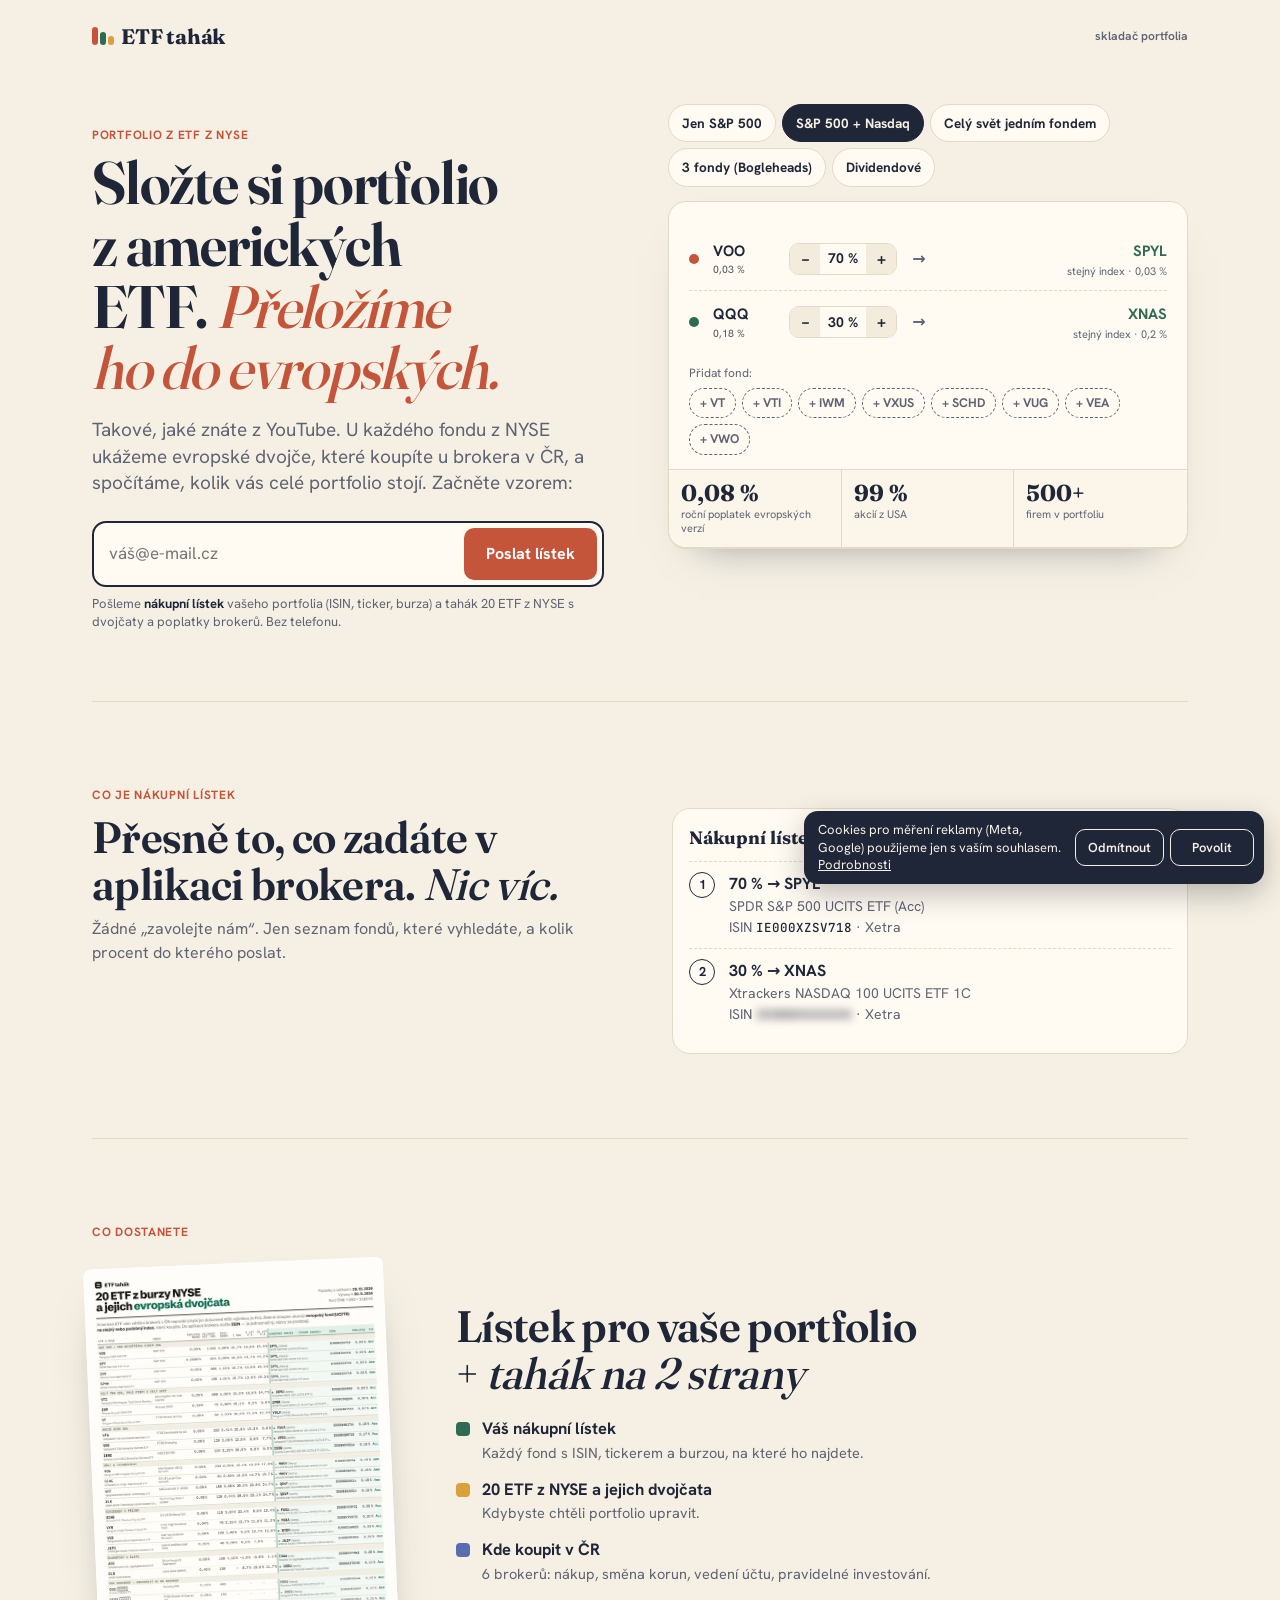
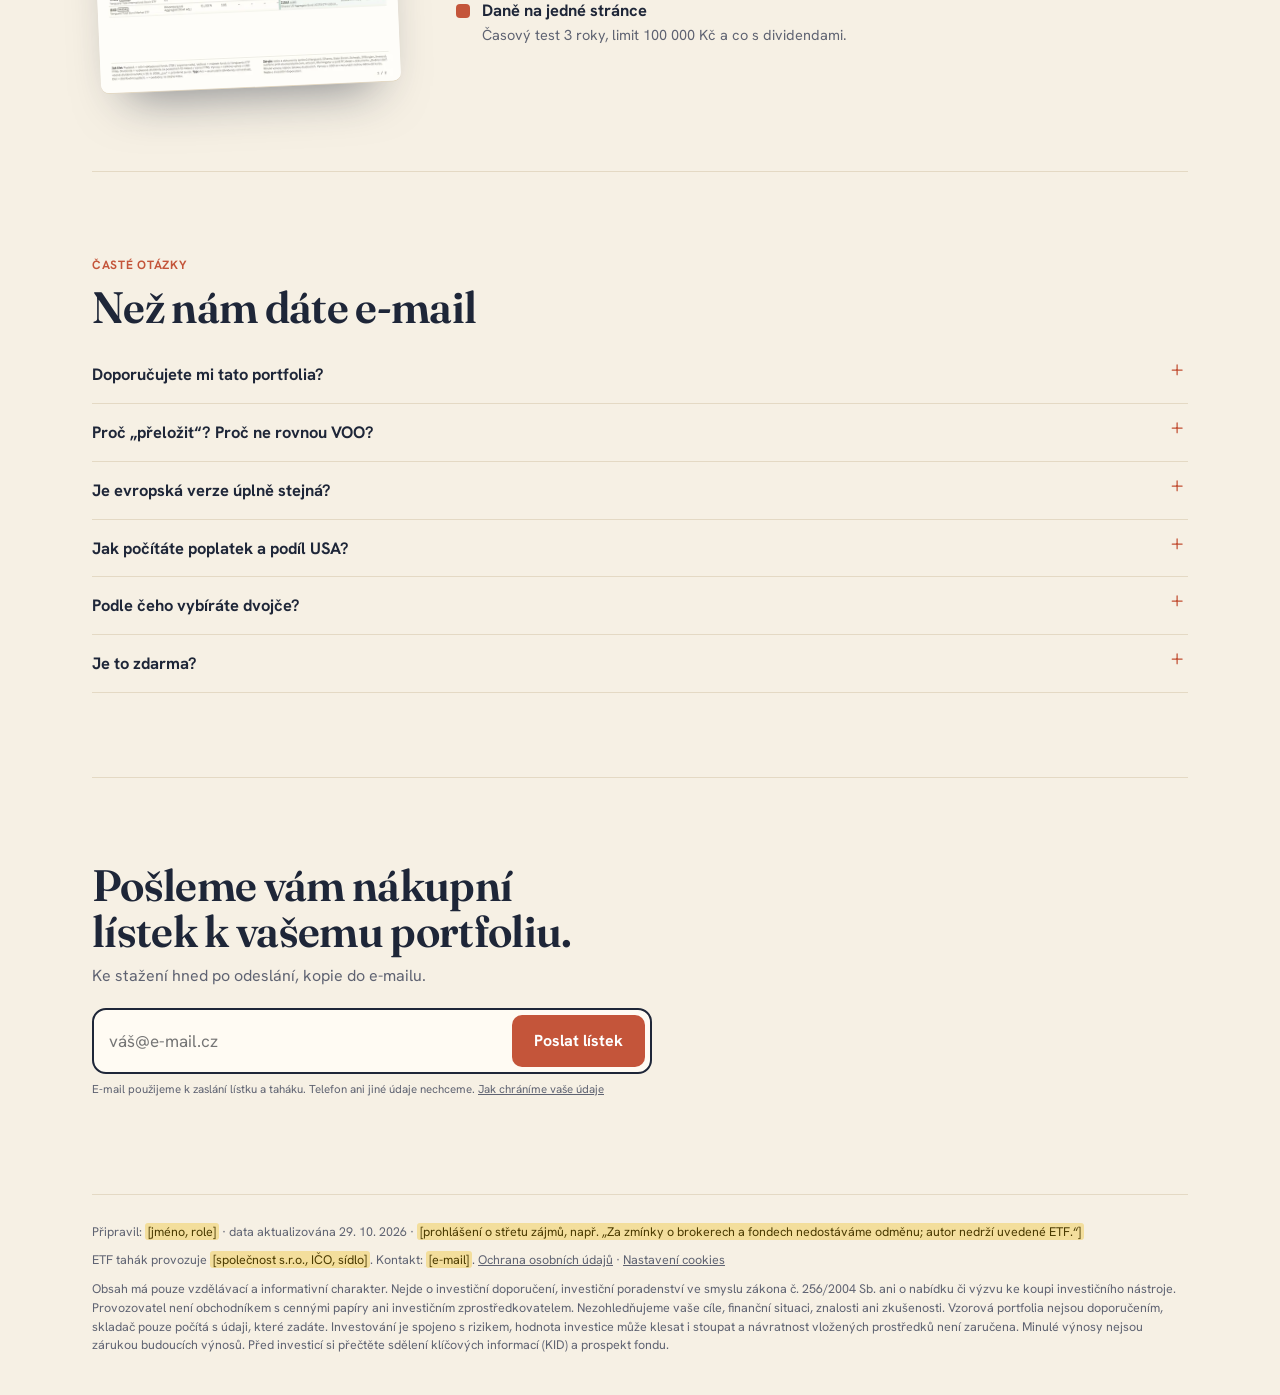
<file: site/d-portfolio/index.html>
<!doctype html>
<html lang="cs">
<head>
<meta charset="utf-8">
<meta name="viewport" content="width=device-width, initial-scale=1, viewport-fit=cover">
<title>Přeložte americké ETF portfolio do evropských dvojčat | ETF tahák</title>
<meta name="description" content="Složte si portfolio z ETF z burzy NYSE, jak ho znáte z YouTube a Redditu. Přeložíme ho do evropských ETF, která koupíte v ČR, a spočítáme poplatek.">
<meta name="theme-color" content="#F6F0E4">
<meta property="og:title" content="Portfolio z YouTube → nákupní lístek pro českého brokera">
<meta property="og:description" content="VOO, QQQ, SCHD… přeložíme do evropských ETF, která koupíte v ČR.">
<link rel="preload" href="../assets/fonts/fraunces-400_800-latin.woff2" as="font" type="font/woff2" crossorigin>
<link rel="preload" href="../assets/fonts/hanken-grotesk-400_700-latin.woff2" as="font" type="font/woff2" crossorigin>
<link rel="stylesheet" href="../assets/fonts/fonts.css">
<link rel="stylesheet" href="../assets/base.css">
<style>
:root {
  --bg: #F6F0E4; --card: #FFFBF3; --ink: #1E2638; --muted: #5F6372; --line: #E4D9C4;
  --accent: #C4553A; --accent-ink: #fff; --danger: #B0371F; --ok: #2F6B52;
  --c1: #C4553A; --c2: #2F6B52; --c3: #D9A13B; --c4: #5B6BB0; --c5: #8A5A83;
  --radius: 18px;
  --font-head: "Fraunces", Georgia, "Times New Roman", serif;
  --font-body: "Hanken Grotesk", ui-sans-serif, system-ui, -apple-system, "Segoe UI", Roboto, sans-serif;
  --font-mono: "Hanken Grotesk", ui-sans-serif, system-ui, sans-serif;
  --consent-bg: #1E2638; --consent-ink: #F6F0E4;
}
.wrap { max-width: 1160px; margin: 0 auto; padding: 0 16px; }
.top { display: flex; align-items: center; justify-content: space-between; height: 52px; }
.logo { text-decoration: none; font: 700 21px/1 var(--font-head); font-variation-settings: "SOFT" 100, "opsz" 30; letter-spacing: -.01em; display: flex; gap: 7px; align-items: center; }
.logo i { display: flex; gap: 2px; }
.logo i b { width: 6px; height: 18px; border-radius: 3px; background: var(--c1); }
.logo i b:nth-child(2) { background: var(--c2); height: 13px; margin-top: 5px; }
.logo i b:nth-child(3) { background: var(--c3); height: 9px; margin-top: 9px; }
.top__meta { font-size: 12px; color: var(--muted); font-weight: 600; }

.hero { display: grid; grid-template-columns: minmax(0, 1fr); grid-template-areas: "copy" "build" "form"; gap: 14px; padding: 4px 0 30px; }
.hero > * { min-width: 0; }
.hero__copy { grid-area: copy; } .build { grid-area: build; } .hero .lead { grid-area: form; }
.eyebrow { font-size: 12px; font-weight: 700; letter-spacing: .06em; text-transform: uppercase; color: var(--accent); margin-bottom: 8px; }
h1 { font: 640 clamp(29px, 8.2vw, 60px)/1.03 var(--font-head); font-variation-settings: "SOFT" 50, "opsz" 96; letter-spacing: -.02em; text-wrap: balance; }
h1 em { font-style: italic; font-weight: 500; color: var(--accent); }
.lede { margin-top: 10px; color: var(--muted); font-size: 16px; line-height: 1.4; max-width: 34em; }

/* presets */
.presets { display: flex; gap: 6px; overflow-x: auto; scrollbar-width: none; margin: 0 -16px 10px; padding: 2px 16px; }
.presets::-webkit-scrollbar { display: none; }
.preset { flex: none; border: 1.5px solid var(--line); background: var(--card); border-radius: 999px; padding: 8px 13px; font-weight: 700; font-size: 13.5px; }
.preset[aria-pressed="true"] { border-color: var(--ink); background: var(--ink); color: var(--bg); }

/* builder card */
.card { background: var(--card); border: 1px solid var(--line); border-radius: var(--radius); box-shadow: 0 1px 0 var(--line), 0 24px 40px -30px rgba(30,38,56,.5); overflow: hidden; }
.alloc { display: flex; height: 12px; gap: 2px; padding: 14px 14px 0; }
.alloc i { display: block; border-radius: 6px; transition: flex-grow .3s ease; min-width: 4px; }
.rows { list-style: none; margin: 0; padding: 6px 14px 4px; }
.r { display: grid; grid-template-columns: 10px 52px auto 16px minmax(0, 1fr); align-items: center; gap: 8px; padding: 9px 0; border-bottom: 1px dashed var(--line); }
.r:last-child { border-bottom: 0; }
.r .dot { width: 10px; height: 10px; border-radius: 50%; }
.r .tk { font-weight: 800; font-size: 15px; letter-spacing: .01em; }
.r .tk small { display: block; font-weight: 500; font-size: 10.5px; color: var(--muted); letter-spacing: 0; }
.step { display: inline-flex; align-items: center; border: 1px solid var(--line); border-radius: 10px; overflow: hidden; }
.step button { width: 30px; height: 30px; border: 0; background: #F3ECDD; font-weight: 800; font-size: 16px; line-height: 1; }
.step span { min-width: 46px; text-align: center; font-weight: 800; font-size: 14px; font-variant-numeric: tabular-nums; }
.r .ar { color: var(--muted); font-weight: 700; text-align: center; }
.r .tw { min-width: 0; text-align: right; }
.r .tw b { font-weight: 800; color: var(--ok); font-size: 15px; }
.r .tw small { display: block; font-size: 11px; color: var(--muted); white-space: nowrap; overflow: hidden; text-overflow: ellipsis; }
.add { display: flex; gap: 6px; flex-wrap: wrap; padding: 4px 14px 12px; }
.add button { border: 1px dashed var(--muted); background: transparent; border-radius: 999px; padding: 5px 10px; font-size: 12.5px; font-weight: 700; color: var(--muted); }
.add__lbl { font-size: 12px; color: var(--muted); width: 100%; }
.stats { display: grid; grid-template-columns: repeat(3, minmax(0, 1fr)); border-top: 1px solid var(--line); background: #FBF5EA; }
.stats div { padding: 11px 12px; border-right: 1px solid var(--line); }
.stats div:last-child { border-right: 0; }
.stats b { display: block; font: 700 19px/1.1 var(--font-head); font-variation-settings: "opsz" 30; font-variant-numeric: tabular-nums; }
.stats span { font-size: 11px; color: var(--muted); line-height: 1.25; display: block; margin-top: 2px; }
.warn { padding: 8px 14px 10px; font-size: 12px; color: #8A5A00; background: #FFF3D6; border-top: 1px solid #F1DFAF; }
.warn:empty { display: none; }

/* form */
.lead__row { display: flex; gap: 6px; background: var(--card); border: 2px solid var(--ink); border-radius: 14px; padding: 5px; }
.lead input[type="email"] { flex: 1; min-width: 0; border: 0; background: transparent; padding: 10px 8px; font-size: 16px; outline: none; }
.lead button[type="submit"] { flex: none; border: 0; border-radius: 10px; background: var(--accent); color: #fff; padding: 0 15px; font-weight: 800; font-size: 15px; min-height: 46px; }
.lead__row:focus-within { box-shadow: 0 0 0 4px rgba(196,85,58,.22); }
.lead__note { margin-top: 8px; font-size: 13px; line-height: 1.4; color: var(--muted); }
.lead__note b { color: var(--ink); }
.lead__legal { margin-top: 6px; font-size: 11.5px; color: var(--muted); }
.lead__legal a { color: var(--muted); }

/* sections */
section.block { padding: 46px 0; border-top: 1px solid var(--line); }
.kicker { font-size: 12px; font-weight: 700; letter-spacing: .06em; text-transform: uppercase; color: var(--accent); margin-bottom: 10px; }
h2 { font: 620 clamp(26px, 6.6vw, 44px)/1.05 var(--font-head); font-variation-settings: "SOFT" 50, "opsz" 72; letter-spacing: -.015em; text-wrap: balance; max-width: 17em; }
h2 em { font-style: italic; font-weight: 480; }
.sub { color: var(--muted); margin-top: 10px; max-width: 38em; }

.ticket { margin-top: 22px; background: var(--card); border: 1px solid var(--line); border-radius: var(--radius); padding: 18px 16px; position: relative; }
.ticket h3 { font: 700 18px/1.2 var(--font-head); }
.ticket ol { margin: 12px 0 0; padding: 0; list-style: none; counter-reset: s; }
.ticket li { counter-increment: s; display: grid; grid-template-columns: 30px 1fr; gap: 10px; padding: 10px 0; border-top: 1px dashed var(--line); }
.ticket li::before { content: counter(s); width: 26px; height: 26px; border-radius: 50%; border: 1.5px solid var(--ink); display: grid; place-items: center; font-weight: 800; font-size: 13px; }
.ticket li > div > span { color: var(--muted); font-size: 14px; display: block; }
.ticket li span span { display: inline; font-family: "JetBrains Mono", ui-monospace, monospace; font-size: 12.5px; color: var(--ink); }
.ticket .blur { filter: blur(4px); user-select: none; }

.inside { display: grid; gap: 22px; margin-top: 22px; align-items: center; }
.pdf { aspect-ratio: 210/297; width: 70%; max-width: 300px; margin: 0 auto; background: #fff; border-radius: 8px; overflow: hidden; transform: rotate(-2.5deg);
  box-shadow: 0 1px 0 var(--line), 0 30px 50px -26px rgba(30,38,56,.55); }
.pdf img { width: 100%; height: 100%; object-fit: cover; object-position: top; }
.list { padding: 0; margin: 0; display: grid; gap: 12px; }
.list li { list-style: none; padding-left: 26px; position: relative; }
.list li::before { content: ""; position: absolute; left: 0; top: 6px; width: 14px; height: 14px; border-radius: 4px; background: var(--c2); }
.list li:nth-child(2)::before { background: var(--c3); } .list li:nth-child(3)::before { background: var(--c4); } .list li:nth-child(4)::before { background: var(--c1); }
.list b { display: block; font-size: 16.5px; }
.list span { color: var(--muted); font-size: 14.5px; }

.faq { margin-top: 16px; }
.faq details { border-bottom: 1px solid var(--line); }
.faq summary { list-style: none; cursor: pointer; padding: 16px 30px 16px 0; font-weight: 700; font-size: 16.5px; position: relative; }
.faq summary::-webkit-details-marker { display: none; }
.faq summary::after { content: "+"; position: absolute; right: 4px; top: 11px; font: 500 26px/1 var(--font-head); color: var(--accent); }
.faq details[open] summary::after { content: "–"; }
.faq p { padding: 0 0 16px; color: var(--muted); max-width: 44em; }

.final { padding: 50px 0 60px; border-top: 1px solid var(--line); }
.final .lead { margin-top: 20px; max-width: 560px; }
footer { padding: 28px 0 110px; border-top: 1px solid var(--line); font-size: 12.5px; color: var(--muted); }
footer p + p { margin-top: 10px; }
.ph { background: #F3DE9C; color: #4A3A00; padding: 0 3px; border-radius: 3px; }

.sticky-cta__in { display: flex; align-items: center; gap: 10px; background: var(--ink); color: var(--bg); border-radius: 16px; padding: 8px 8px 8px 14px; box-shadow: 0 12px 30px rgba(0,0,0,.3); }
.sticky-cta__in p { flex: 1; font-size: 13px; line-height: 1.3; }
.sticky-cta__in b { display: block; font-size: 14px; }
.sticky-cta__in button { border: 0; background: var(--accent); color: #fff; border-radius: 11px; font-weight: 800; padding: 12px 14px; }
.sheet h3 { font: 700 23px/1.1 var(--font-head); padding-right: 30px; }
.sheet .sub { margin: 6px 0 14px; font-size: 14.5px; }

.d-only { display: none; }
@media (min-width: 900px) {
  .d-only { display: inline; }
  .wrap { padding: 0 32px; }
  .top { height: 72px; }
  .hero { grid-template-columns: minmax(0, 1fr) minmax(0, 520px); grid-template-areas: "copy build" "form build"; column-gap: 64px; row-gap: 24px; padding: 30px 0 70px; align-items: start; }
  .hero__copy { padding-top: 24px; }
  .lede { font-size: 19px; margin-top: 18px; }
  .presets { margin: 0 0 12px; padding: 2px 0; flex-wrap: wrap; overflow: visible; }
  .rows { padding: 8px 20px 6px; } .alloc { padding: 18px 20px 0; } .add { padding: 4px 20px 14px; }
  .r { grid-template-columns: 12px 64px auto 20px minmax(0, 1fr); gap: 12px; padding: 11px 0; }
  .stats b { font-size: 23px; }
  .lead { max-width: 520px; }
  .lead input[type="email"] { font-size: 17px; padding: 12px 10px; }
  .lead button[type="submit"] { padding: 0 22px; font-size: 16px; min-height: 52px; }
  section.block { padding: 84px 0; }
  .cols { display: grid; grid-template-columns: 1fr 1fr; gap: 64px; align-items: start; }
  .inside { grid-template-columns: 300px 1fr; gap: 64px; }
  .pdf { width: 100%; }
  .final { padding: 84px 0 96px; }
  footer { padding-bottom: 40px; }
}
</style>
<script>window.LEAD_CONFIG = Object.assign({ variant: "D", thankYou: "../dekujeme/" }, window.LEAD_CONFIG || {});</script>
<script src="../assets/consent.js"></script>
</head>
<body>
<div class="wrap">
  <header class="top">
    <a class="logo" href="./" aria-label="ETF tahák"><i aria-hidden="true"><b></b><b></b><b></b></i>ETF tahák</a>
    <span class="top__meta">skladač portfolia</span>
  </header>

  <main>
    <section class="hero" aria-labelledby="h1">
      <div class="hero__copy">
        <p class="eyebrow">Portfolio z ETF z NYSE</p>
        <h1 id="h1">Složte si portfolio z amerických ETF. <em>Přeložíme ho do evropských.</em></h1>
        <p class="lede">Takové, jaké znáte z YouTube.<span class="d-only"> U každého fondu z NYSE ukážeme evropské dvojče, které koupíte u brokera v ČR, a spočítáme, kolik vás celé portfolio stojí.</span> Začněte vzorem:</p>
      </div>

      <div class="build">
        <div class="presets" role="group" aria-label="Vzorová portfolia" data-presets></div>
        <div class="card" aria-live="polite">
          <div class="alloc" data-alloc aria-hidden="true"></div>
          <ul class="rows" data-rows></ul>
          <div class="add" data-add></div>
          <div class="stats">
            <div class="fee"><b data-s-fee>0,05 %</b><span>roční poplatek evropských verzí</span></div>
            <div><b data-s-us>100 %</b><span>akcií z USA</span></div>
            <div><b data-s-n>500+</b><span>firem v portfoliu</span></div>
          </div>
          <p class="warn" data-warn></p>
        </div>
      </div>

      <form class="lead" data-lead-form data-placement="hero" novalidate>
        <label class="sr-only" for="email-hero">Váš e-mail</label>
        <div class="lead__row">
          <input id="email-hero" type="email" name="email" placeholder="váš@e-mail.cz" autocomplete="email" inputmode="email" autocapitalize="off" spellcheck="false" required>
          <button type="submit">Poslat lístek</button>
        </div>
        <input class="hp" type="text" name="website" tabindex="-1" autocomplete="off" aria-hidden="true">
        <p class="lead__note">Pošleme <b>nákupní lístek</b> vašeho portfolia (ISIN, ticker, burza) a tahák 20 ETF z NYSE s dvojčaty a poplatky brokerů. Bez telefonu.</p>
        <p data-lead-msg aria-live="polite"></p>
      </form>
    </section>

    <section class="block" aria-labelledby="h-ticket">
      <div class="cols">
        <div>
          <p class="kicker">Co je nákupní lístek</p>
          <h2 id="h-ticket">Přesně to, co zadáte v aplikaci brokera. <em>Nic víc.</em></h2>
          <p class="sub">Žádné „zavolejte nám“. Jen seznam fondů, které vyhledáte, a kolik procent do kterého poslat.</p>
        </div>
        <div class="ticket" data-ticket>
          <h3>Nákupní lístek · <span data-t-name>vaše portfolio</span></h3>
          <ol data-t-list></ol>
        </div>
      </div>
    </section>

    <section class="block" aria-labelledby="h-in">
      <p class="kicker">Co dostanete</p>
      <div class="inside">
        <div class="pdf"><img src="../tahak/nahled-1.webp" alt="Náhled první strany ETF taháku" width="640" height="905" decoding="async" loading="lazy"></div>
        <div>
          <h2 id="h-in">Lístek pro vaše portfolio + <em>tahák na 2 strany</em></h2>
          <ul class="list" style="margin-top:20px">
            <li><b>Váš nákupní lístek</b><span>Každý fond s ISIN, tickerem a burzou, na které ho najdete.</span></li>
            <li><b>20 ETF z NYSE a jejich dvojčata</b><span>Kdybyste chtěli portfolio upravit.</span></li>
            <li><b>Kde koupit v ČR</b><span>6 brokerů: nákup, směna korun, vedení účtu, pravidelné investování.</span></li>
            <li><b>Daně na jedné stránce</b><span>Časový test 3 roky, limit 100 000 Kč a co s dividendami.</span></li>
          </ul>
        </div>
      </div>
    </section>

    <section class="block" aria-labelledby="h-faq">
      <p class="kicker">Časté otázky</p>
      <h2 id="h-faq">Než nám dáte e-mail</h2>
      <div class="faq">
        <details><summary>Doporučujete mi tato portfolia?</summary><p>Ne. Vzory jsou kombinace, které se často objevují v článcích a videích o investování — slouží jen jako začátek. Složení, poměry a riziko je vaše rozhodnutí. Skladač jen počítá a překládá.</p></details>
        <details><summary>Proč „přeložit“? Proč ne rovnou VOO?</summary><p>Americká ETF z NYSE vám většina brokerů v ČR neprodá — chybí jim evropský dokument KID. Ke skoro každému ale existuje evropský fond (UCITS) na stejný nebo podobný index.</p></details>
        <details><summary>Je evropská verze úplně stejná?</summary><p>U indexů jako S&amp;P 500 nebo Nasdaq-100 drží stejné firmy. U některých fondů (např. SCHD) přesné dvojče neexistuje, a tak ukážeme nejbližší alternativu a řekneme vám, v čem se liší.</p></details>
        <details><summary>Jak počítáte poplatek a podíl USA?</summary><p>Poplatek je vážený průměr ročních poplatků (TER) fondů podle vašich procent. Podíl USA je vážený podíl amerických akcií podle údajů správců. Počet firem je nejmenší možný počet různých firem (fondy se překrývají).</p></details>
        <details><summary>Podle čeho vybíráte dvojče?</summary><p>Podle pevného pravidla, ne podle názoru: evropský fond (UCITS) na stejný index; z nich ten s nejnižším ročním poplatkem mezi akumulačními třídami s majetkem nad 1 mld. EUR. Kde stejný index v Evropě není, ukážeme nejbližší podobný fond (může být i menší) a napíšeme, v čem se liší. Další možnosti ke každému fondu jsou v taháku.</p></details>
        <details><summary>Je to zdarma?</summary><p>Tahák je zdarma a pošleme ho každému, kdo zadá e-mail — k ničemu dalšímu se tím nezavazujete. Po odeslání vám nabídneme 4 krátké tipy o ETF a čtvrtletní aktualizaci taháku. Přihlásit se k nim nemusíte, a když ano, odhlásíte se jedním klikem.</p></details>
      </div>
    </section>

    <section class="final" aria-labelledby="h-final" data-hide-sticky>
      <h2 id="h-final">Pošleme vám nákupní lístek k vašemu portfoliu.</h2>
      <p class="sub">Ke stažení hned po odeslání, kopie do e-mailu.</p>
      <form class="lead" data-lead-form data-placement="final" novalidate>
        <label class="sr-only" for="email-final">Váš e-mail</label>
        <div class="lead__row">
          <input id="email-final" type="email" name="email" placeholder="váš@e-mail.cz" autocomplete="email" inputmode="email" autocapitalize="off" spellcheck="false" required>
          <button type="submit">Poslat lístek</button>
        </div>
        <input class="hp" type="text" name="website" tabindex="-1" autocomplete="off" aria-hidden="true">
        <p class="lead__legal">E-mail použijeme k zaslání lístku a taháku. Telefon ani jiné údaje nechceme. <a href="../ochrana-udaju/">Jak chráníme vaše údaje</a></p>
        <p data-lead-msg aria-live="polite"></p>
      </form>
    </section>
  </main>

  <footer>
    <p>Připravil: <span class="ph">[jméno, role]</span> · data aktualizována <span data-asof-plain>29. 10. 2026</span> · <span class="ph">[prohlášení o střetu zájmů, např. „Za zmínky o brokerech a fondech nedostáváme odměnu; autor nedrží uvedené ETF.“]</span></p>
    <p>ETF tahák provozuje <span class="ph">[společnost s.r.o., IČO, sídlo]</span>. Kontakt: <span class="ph">[e-mail]</span>. <a href="../ochrana-udaju/">Ochrana osobních údajů</a> · <a href="#" data-consent-reset>Nastavení cookies</a></p>
    <p>Obsah má pouze vzdělávací a informativní charakter. Nejde o investiční doporučení, investiční poradenství ve smyslu zákona č. 256/2004 Sb. ani o nabídku či výzvu ke koupi investičního nástroje. Provozovatel není obchodníkem s cennými papíry ani investičním zprostředkovatelem. Nezohledňujeme vaše cíle, finanční situaci, znalosti ani zkušenosti. Vzorová portfolia nejsou doporučením, skladač pouze počítá s údaji, které zadáte. Investování je spojeno s rizikem, hodnota investice může klesat i stoupat a návratnost vložených prostředků není zaručena. Minulé výnosy nejsou zárukou budoucích výnosů. Před investicí si přečtěte sdělení klíčových informací (KID) a prospekt fondu.</p>
  </footer>
</div>

<div class="sticky-cta" data-sticky-cta>
  <div class="sticky-cta__in">
    <p><b>Nákupní lístek k portfoliu</b>ISIN a tickery do e-mailu</p>
    <button type="button" data-open-sheet="sticky">Poslat</button>
  </div>
</div>

<div class="sheet" id="lead-sheet" hidden>
  <div class="sheet__panel" role="dialog" aria-modal="true" aria-labelledby="sheet-h">
    <button class="sheet__close" type="button" data-close-sheet aria-label="Zavřít">×</button>
    <h3 id="sheet-h">Kam poslat nákupní lístek?</h3>
    <p class="sub">Vaše portfolio přeložené do evropských ETF + tahák 20 ETF z NYSE.</p>
    <form class="lead" data-lead-form data-placement="sheet" novalidate>
      <label class="sr-only" for="email-sheet">Váš e-mail</label>
      <div class="lead__row">
        <input id="email-sheet" type="email" name="email" placeholder="váš@e-mail.cz" autocomplete="email" inputmode="email" autocapitalize="off" spellcheck="false" required>
        <button type="submit">Poslat</button>
      </div>
      <input class="hp" type="text" name="website" tabindex="-1" autocomplete="off" aria-hidden="true">
      <p class="lead__legal">Jen k zaslání taháku. Bez telefonu. <a href="../ochrana-udaju/">Ochrana údajů</a></p>
      <p data-lead-msg aria-live="polite"></p>
    </form>
  </div>
</div>

<script src="../assets/data.js"></script>
<script src="../assets/fmt.js"></script>
<script src="../assets/lead.js"></script>
<script>
(function () {
  var D = window.ETF_DATA, F = window.Fmt, $ = function (s) { return document.querySelector(s); };
  var COLORS = ["var(--c1)", "var(--c2)", "var(--c3)", "var(--c4)", "var(--c5)"];
  var byT = {}; D.us.forEach(function (f) { byT[f.t] = f; });
  // Combinations that circulate in Czech/US investing content. Examples to start from, not recommendations.
  var PRESETS = (D.presets || [
    { id: "sp", name: "Jen S&P 500", w: { VOO: 100 } },
    { id: "spq", name: "S&P 500 + Nasdaq", w: { VOO: 70, QQQ: 30 } },
    { id: "world", name: "Celý svět jedním fondem", w: { VT: 100 } },
    { id: "div", name: "Dividendové", w: { SCHD: 60, VOO: 40 } }
  ]).filter(function (p) { return Object.keys(p.w).every(function (t) { return byT[t] && D.twins[byT[t].twin]; }); });
  var ADDABLE = ["VOO", "QQQ", "VT", "VTI", "IWM", "VXUS", "SCHD", "VUG", "VEA", "VWO", "VGT", "AGG", "BND", "GLD"].filter(function (t) { return byT[t] && D.twins[byT[t].twin]; });
  var state = { w: {}, preset: null };

  function setPreset(p) { state.w = Object.assign({}, p.w); state.preset = p.id; render(); }
  function total() { return Object.keys(state.w).reduce(function (s, t) { return s + state.w[t]; }, 0); }

  function render() {
    var ts = Object.keys(state.w);
    $("[data-presets]").innerHTML = PRESETS.map(function (p) {
      return '<button type="button" class="preset" data-p="' + p.id + '" aria-pressed="' + (state.preset === p.id) + '">' + p.name + "</button>";
    }).join("");
    $("[data-alloc]").innerHTML = ts.map(function (t, i) { return '<i style="flex-grow:' + state.w[t] + ";background:" + COLORS[i % 5] + '"></i>'; }).join("");
    $("[data-rows]").innerHTML = ts.map(function (t, i) {
      var f = byT[t], tw = D.twins[f.twin], p = tw.pick;
      return '<li class="r"><span class="dot" style="background:' + COLORS[i % 5] + '"></span>' +
        '<span class="tk">' + t + "<small>" + F.pctS(f.ter) + "</small></span>" +
        '<span class="step"><button type="button" data-d="-10" data-t="' + t + '" aria-label="Ubrat ' + t + '">−</button><span>' + state.w[t] + ' %</span><button type="button" data-d="10" data-t="' + t + '" aria-label="Přidat ' + t + '">+</button></span>' +
        '<span class="ar">→</span><span class="tw"><b>' + p.ticker + "</b><small>" + (tw.match === "exact" ? "stejný index · " : "podobný · ") + F.pctS(p.ter) + "</small></span></li>";
    }).join("");
    var free = ADDABLE.filter(function (t) { return !(t in state.w); });
    $("[data-add]").innerHTML = ts.length < 5 ? '<span class="add__lbl">Přidat fond:</span>' + free.slice(0, 8).map(function (t) { return '<button type="button" data-addt="' + t + '">+ ' + t + "</button>"; }).join("") : "";

    var sum = total() || 1, feeUs = 0, feeEu = 0, us = 0, maxN = 0, stocks = 0;
    ts.forEach(function (t) {
      var f = byT[t], w = state.w[t] / sum, p = D.twins[f.twin].pick;
      feeUs += w * f.ter; feeEu += w * p.ter;
      if (f.us_share !== undefined && f.us_share !== null) us += w * f.us_share;
      if (f.asset !== "bond" && f.asset !== "gold") stocks += w;
      if (f.n) maxN = Math.max(maxN, f.n);
    });
    $("[data-s-fee]").textContent = F.pctS(Math.round(feeEu * 100) / 100 || Math.round(feeEu * 1000) / 1000);
    var usKnown = ts.every(function (t) { var f = byT[t]; return f.asset === "bond" || f.asset === "gold" || (f.us_share !== undefined && f.us_share !== null); });
    $("[data-s-us]").textContent = stocks && usKnown ? Math.round(us / stocks * 100) + " %" : "–";
    $("[data-s-n]").textContent = maxN ? F.num(Math.floor(maxN / (maxN > 1000 ? 100 : 10)) * (maxN > 1000 ? 100 : 10)) + "+" : "–";
    var t100 = total();
    $("[data-warn]").textContent = t100 === 100 ? "" : "Součet je " + t100 + " %. Upravte poměry na 100 %.";

    var name = state.preset ? PRESETS.find(function (p) { return p.id === state.preset; }).name : "vaše portfolio";
    $("[data-t-name]").textContent = name;
    $("[data-t-list]").innerHTML = ts.map(function (t, i) {
      var p = D.twins[byT[t].twin].pick;
      return "<li><div><b>" + state.w[t] + " % → " + p.ticker + "</b> <span>" + p.name + '</span><span>ISIN <span class="' + (i > 0 ? "blur" : "") + '">' + (i > 0 ? "IE000XXXXXXX" : p.isin) + "</span> · " + p.ex + "</span></div></li>";
    }).join("");
    Lead.setContext({ portfolio: ts.map(function (t) { return t + ":" + state.w[t]; }).join(","), preset: state.preset || "custom" });
  }

  document.addEventListener("click", function (e) {
    var p = e.target.closest("[data-p]");
    if (p) { setPreset(PRESETS.find(function (x) { return x.id === p.dataset.p; })); Lead.track("builder_preset", { preset: p.dataset.p }); return; }
    var d = e.target.closest("[data-d]");
    if (d) {
      var t = d.dataset.t, v = state.w[t] + Number(d.dataset.d);
      if (v <= 0) delete state.w[t]; else state.w[t] = Math.min(100, v);
      if (!Object.keys(state.w).length) state.w = { VOO: 100 };
      state.preset = null; render(); Lead.track("builder_edit", {}); return;
    }
    var a = e.target.closest("[data-addt]");
    if (a) {
      var room = 100 - total();
      state.w[a.dataset.addt] = room > 0 ? Math.min(room, 20) : 10;
      state.preset = null; render(); Lead.track("builder_add", { ticker: a.dataset.addt });
    }
  });

  var qp = new URLSearchParams(location.search).get("p");
  setPreset(PRESETS.find(function (p) { return p.id === qp; }) || PRESETS[1] || PRESETS[0]);
})();
</script>
</body>
</html>
</file>
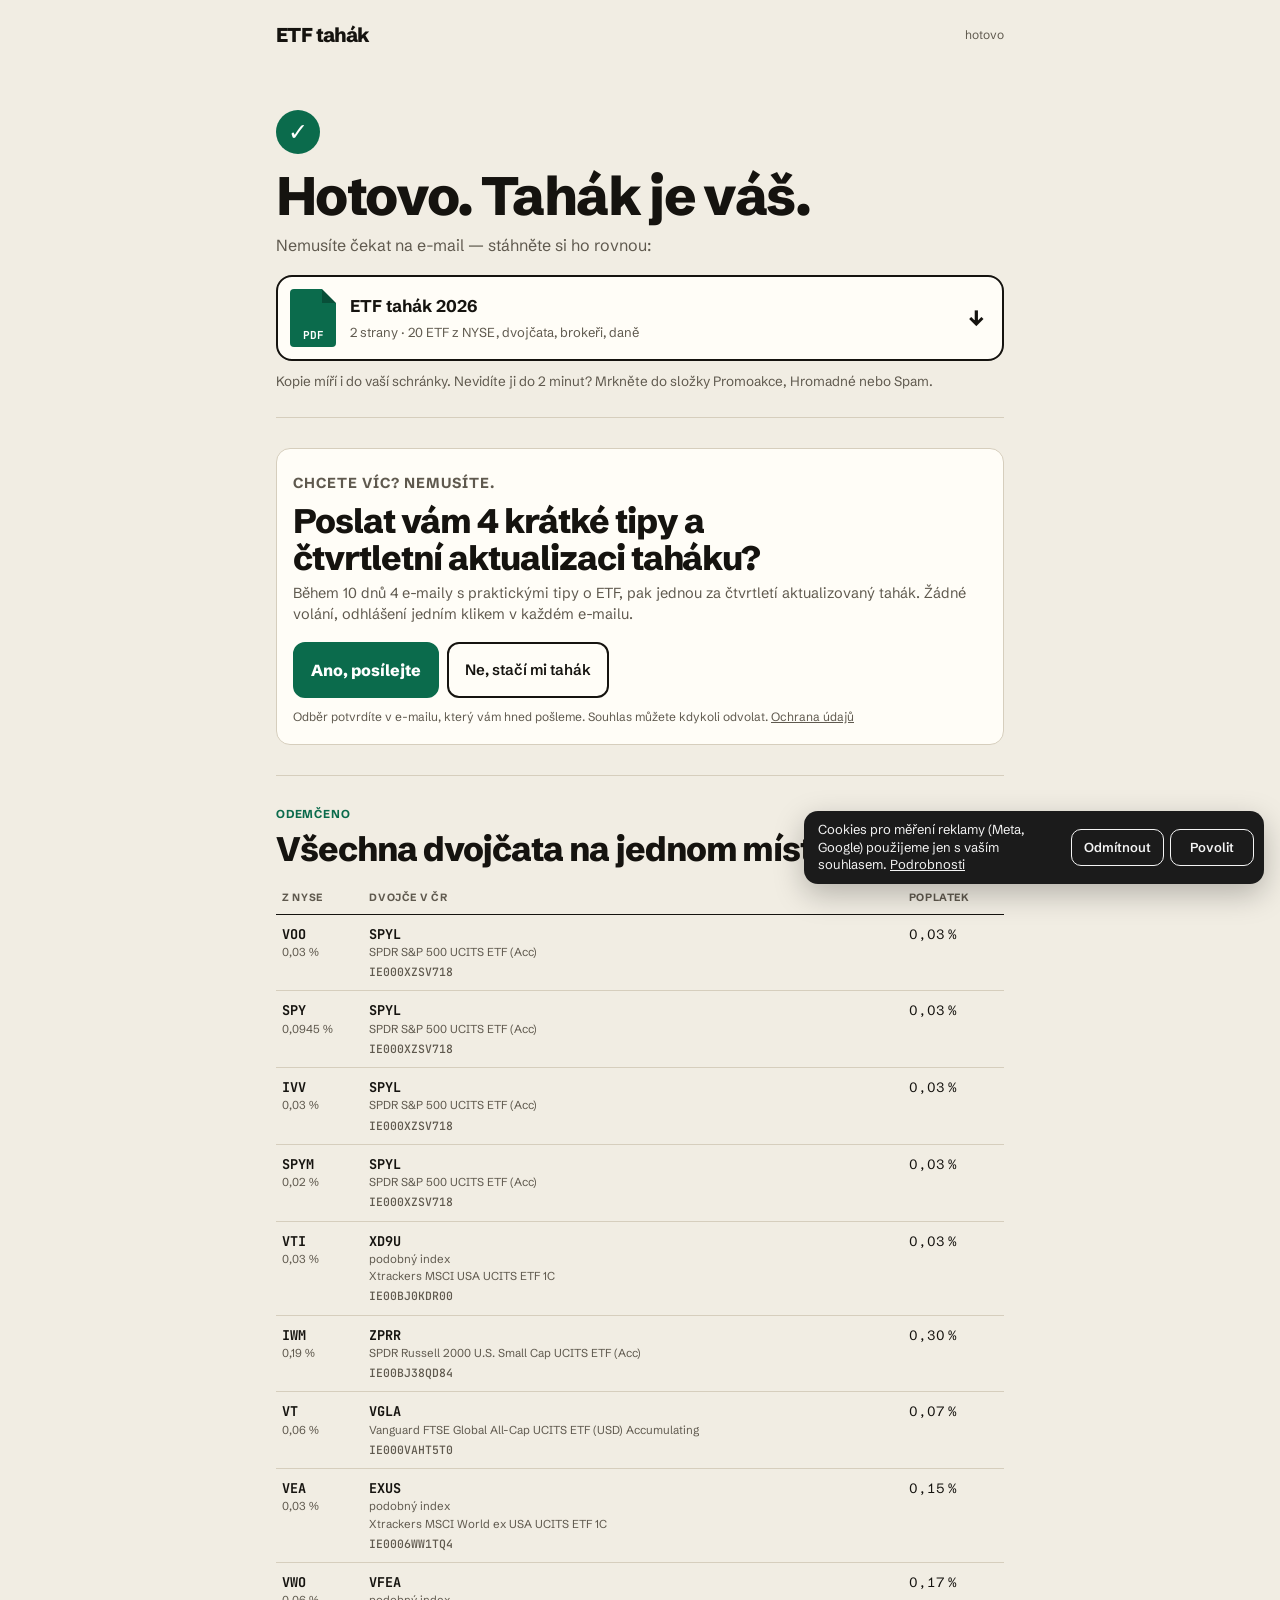
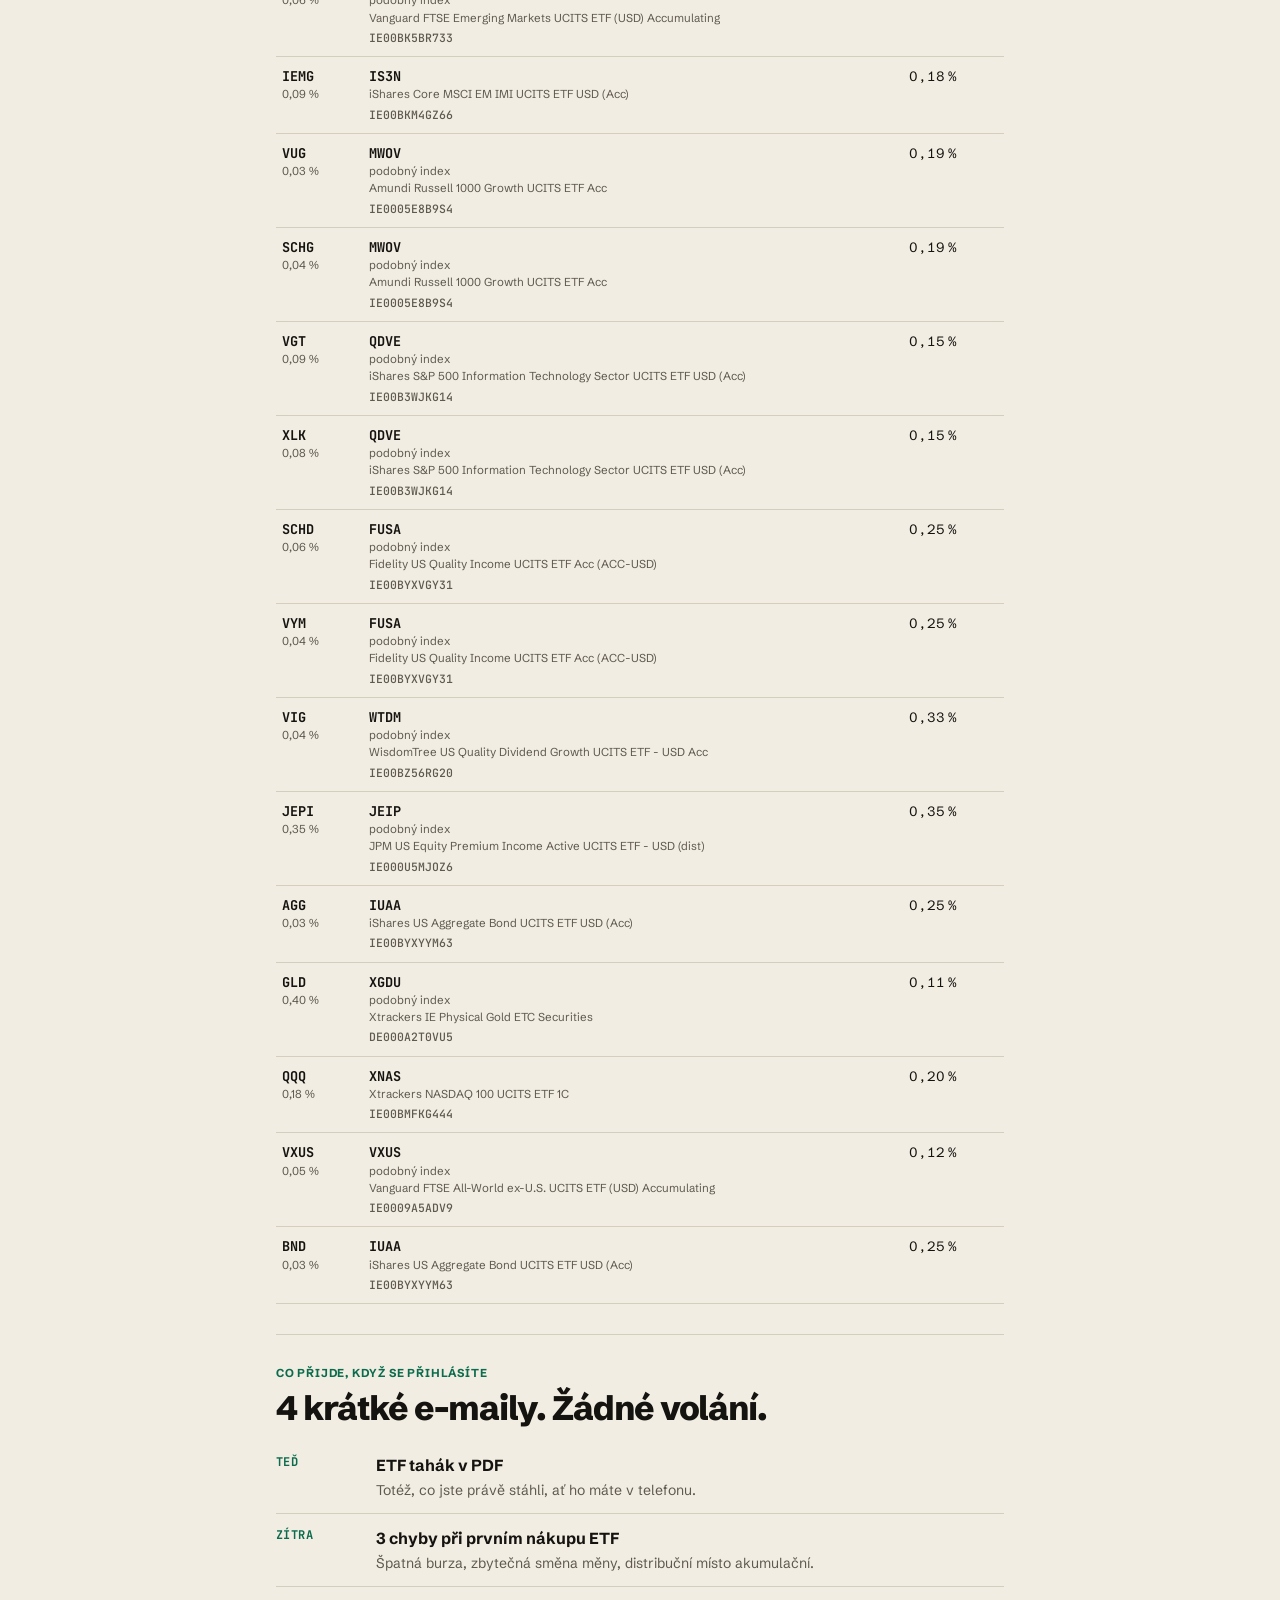
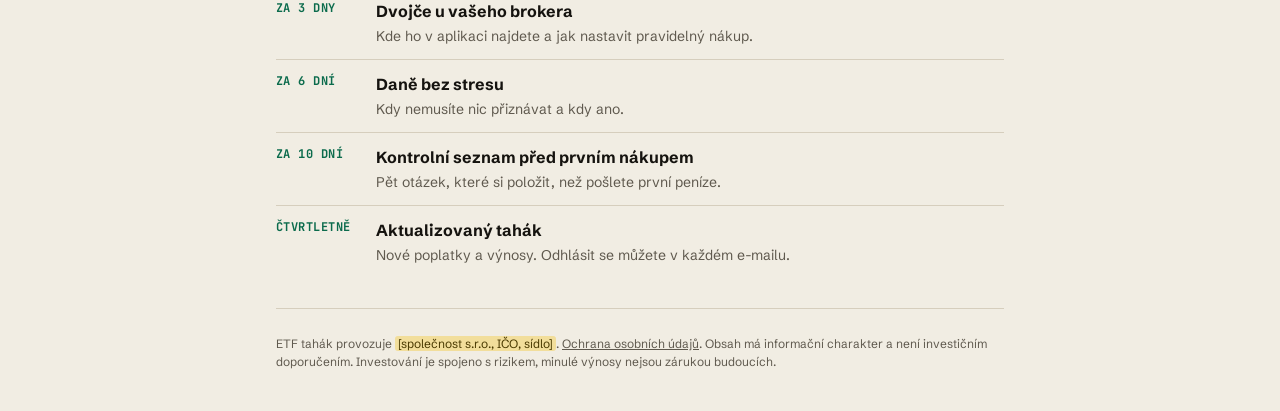
<file: site/dekujeme/index.html>
<!doctype html>
<html lang="cs" data-theme="A">
<head>
<meta charset="utf-8">
<meta name="viewport" content="width=device-width, initial-scale=1, viewport-fit=cover">
<meta name="robots" content="noindex">
<title>Hotovo — váš ETF tahák | ETF tahák</title>
<link rel="stylesheet" href="../assets/fonts/fonts.css">
<link rel="stylesheet" href="../assets/base.css">
<style>
/* One page, four skins: it continues the look of whichever variant the visitor came from (?v=A|B|C|D). */
:root, [data-theme="A"] { --bg: #F1EDE3; --card: #FFFDF7; --ink: #15130F; --muted: #5F594E; --line: #D6CEBD; --accent: #0B6B4C; --accent-ink: #fff; --soft: #DCEDE4;
  --font-head: "Schibsted Grotesk", system-ui, sans-serif; --font-body: "Schibsted Grotesk", system-ui, sans-serif; --head-w: 800; --head-ls: -.03em; }
[data-theme="B"] { --bg: #0F1713; --card: #18221D; --ink: #F2F0E8; --muted: #A3AFA7; --line: #2A3830; --accent: #D4F45A; --accent-ink: #10180F; --soft: #24301F;
  --font-head: "Bricolage Grotesque", system-ui, sans-serif; --font-body: "Bricolage Grotesque", system-ui, sans-serif; --head-w: 800; --head-ls: -.03em; }
[data-theme="C"] { --bg: #FBFAF6; --card: #FFFFFF; --ink: #101216; --muted: #5A606B; --line: #E3E0D7; --accent: #D9381E; --accent-ink: #fff; --soft: #FFF3B5;
  --font-head: "Instrument Serif", Georgia, serif; --font-body: "IBM Plex Sans", system-ui, sans-serif; --head-w: 400; --head-ls: -.01em; }
[data-theme="D"] { --bg: #F6F0E4; --card: #FFFBF3; --ink: #1E2638; --muted: #5F6372; --line: #E4D9C4; --accent: #C4553A; --accent-ink: #fff; --soft: #F3E4D7;
  --font-head: "Fraunces", Georgia, serif; --font-body: "Hanken Grotesk", system-ui, sans-serif; --head-w: 640; --head-ls: -.02em; }
:root { --radius: 14px; --font-mono: "JetBrains Mono", ui-monospace, Consolas, monospace; --danger: #B3362A; }
.wrap { max-width: 760px; margin: 0 auto; padding: 0 16px; }
.top { display: flex; align-items: center; justify-content: space-between; height: 52px; }
.logo { text-decoration: none; font: var(--head-w) 20px/1 var(--font-head); letter-spacing: var(--head-ls); }
.top span { font-size: 12px; color: var(--muted); }

.done { padding: 18px 0 26px; }
.check { width: 44px; height: 44px; border-radius: 50%; background: var(--accent); color: var(--accent-ink); display: grid; place-items: center; font-size: 24px; font-weight: 800; margin-bottom: 14px; }
h1 { font: var(--head-w) clamp(32px, 8.5vw, 54px)/1.02 var(--font-head); letter-spacing: var(--head-ls); text-wrap: balance; }
[data-theme="C"] h1, [data-theme="C"] h2 { font-size: clamp(36px, 9.5vw, 60px); }
.done p { margin-top: 10px; color: var(--muted); }
.done p b { color: var(--ink); }
.dl { margin-top: 18px; display: flex; align-items: center; gap: 14px; background: var(--card); border: 2px solid var(--ink); border-radius: 16px; padding: 12px; text-decoration: none; }
.dl__ico { flex: none; width: 46px; height: 58px; border-radius: 4px; background: var(--accent); color: var(--accent-ink); display: grid; place-items: end center; padding-bottom: 6px; font: 700 11px/1 var(--font-mono); position: relative; }
.dl__ico::before { content: ""; position: absolute; top: 0; right: 0; border: 7px solid; border-color: var(--card) var(--card) rgba(0,0,0,.25) rgba(0,0,0,.25); }
.dl b { display: block; font-size: 17px; color: var(--ink); }
.dl__txt > span { font-size: 13px; color: var(--muted); }
.dl i { margin-left: auto; font-style: normal; font-weight: 800; font-size: 22px; padding-right: 6px; }
.mailnote { margin-top: 12px; font-size: 13.5px; color: var(--muted); }

section { padding: 30px 0; border-top: 1px solid var(--line); }
h2 { font: var(--head-w) clamp(24px, 6vw, 34px)/1.08 var(--font-head); letter-spacing: var(--head-ls); text-wrap: balance; }
.kicker { font-size: 11.5px; font-weight: 700; letter-spacing: .07em; text-transform: uppercase; color: var(--accent); margin-bottom: 8px; }
[data-theme="B"] .kicker { color: var(--accent); }

.ask { background: var(--card); border: 1px solid var(--line); border-radius: var(--radius); padding: 18px 16px; }
.ask p { color: var(--muted); font-size: 14.5px; margin-top: 6px; }
.opts { display: flex; flex-wrap: wrap; gap: 6px; margin-top: 14px; }
.opts button { border: 1.5px solid var(--ink); background: transparent; border-radius: 999px; padding: 9px 13px; font-weight: 700; font-size: 14px; }
.opts button[aria-pressed="true"] { background: var(--ink); color: var(--bg); }
.thanks { display: none; margin-top: 12px; font-weight: 700; color: var(--accent); }
[data-theme="A"] .thanks, [data-theme="D"] .thanks, [data-theme="C"] .thanks { color: var(--accent); }
.ask.is-answered .thanks { display: block; }
.optin { display: grid; gap: 8px; margin-top: 16px; }
.optin button { border-radius: 12px; padding: 14px 16px; font-weight: 800; font-size: 16px; border: 2px solid var(--ink); }
.optin__yes { background: var(--accent); color: var(--accent-ink); border-color: var(--accent) !important; }
.optin__no { background: transparent; color: var(--ink); font-weight: 600 !important; font-size: 15px !important; }
.ask .fine { font-size: 12px; margin-top: 10px; } .ask .fine a { color: var(--muted); }
.noopt { margin-top: 12px; font-weight: 700; color: var(--ink) !important; }
.h3 { font-size: clamp(20px, 5vw, 26px) !important; margin-top: 4px; }
[data-step2] { margin-top: 18px; padding-top: 16px; border-top: 1px dashed var(--line); }
@media (min-width: 600px) { .optin { grid-template-columns: auto auto; justify-content: start; } }

.mine { margin-top: 14px; background: var(--soft); border-radius: var(--radius); padding: 16px; }
.mine:empty { display: none; }
.mine b { display: block; font-size: 16px; }
.mine ul { margin: 8px 0 0; padding: 0; list-style: none; }
.mine li { padding: 6px 0; border-top: 1px dashed var(--line); font-size: 14px; }
.mine code { font-family: var(--font-mono); font-size: 13px; }

.twins { width: 100%; border-collapse: collapse; font-size: 13.5px; margin-top: 14px; }
.twins th { text-align: left; font-size: 10.5px; text-transform: uppercase; letter-spacing: .06em; color: var(--muted); padding: 8px 6px; border-bottom: 1.5px solid var(--ink); }
.twins td { padding: 9px 6px; border-bottom: 1px solid var(--line); vertical-align: top; }
.twins td b { font-family: var(--font-mono); font-size: 13.5px; }
.twins td small { display: block; color: var(--muted); font-size: 11.5px; }
.twins .isin { font-family: var(--font-mono); font-size: 11.5px; color: var(--muted); }
.tblwrap { overflow-x: auto; margin: 0 -16px; padding: 0 16px; }

.steps { list-style: none; margin: 14px 0 0; padding: 0; }
.steps li { display: grid; grid-template-columns: 88px 1fr; gap: 12px; padding: 12px 0; border-top: 1px solid var(--line); }
.steps li:first-child { border-top: 0; }
.steps .when { font: 700 12px/1.3 var(--font-mono); text-transform: uppercase; letter-spacing: .04em; color: var(--accent); padding-top: 2px; }
.steps b { display: block; }
.steps span { color: var(--muted); font-size: 14px; }

footer { padding: 26px 0 40px; border-top: 1px solid var(--line); font-size: 12px; color: var(--muted); }
footer a { color: var(--muted); }
.ph { background: #F2DE9B; color: #4A3A00; padding: 0 3px; border-radius: 3px; }
@media (min-width: 900px) { .top { height: 70px; } .done { padding-top: 40px; } }
</style>
<script>
  (function () { var v = (new URLSearchParams(location.search).get("v") || "A").toUpperCase(); if (/^[ABCD]$/.test(v)) document.documentElement.dataset.theme = v; })();
  window.LEAD_CONFIG = Object.assign({ variant: document.documentElement.dataset.theme }, window.LEAD_CONFIG || {});
</script>
<script src="../assets/consent.js"></script>
</head>
<body>
<div class="wrap">
  <header class="top"><a class="logo" href="../">ETF tahák</a><span>hotovo</span></header>

  <main>
    <div class="done">
      <div class="check" aria-hidden="true">✓</div>
      <h1 data-h1>Hotovo. Tahák je váš.</h1>
      <p data-sub>Nemusíte čekat na e-mail — stáhněte si ho rovnou:</p>
      <a class="dl" href="../tahak/etf-tahak-2026.pdf" download data-dl>
        <span class="dl__ico" aria-hidden="true">PDF</span>
        <span class="dl__txt"><b>ETF tahák 2026</b><span>2 strany · 20 ETF z NYSE, dvojčata, brokeři, daně</span></span>
        <i aria-hidden="true">↓</i>
      </a>
      <p class="mailnote" data-mailnote>Kopie míří i do vaší schránky. Nevidíte ji do 2 minut? Mrkněte do složky Promoakce, Hromadné nebo Spam.</p>
      <div class="mine" data-mine></div>
    </div>

    <section aria-labelledby="h-ask">
      <div class="ask" data-ask>
        <p class="kicker">Chcete víc? Nemusíte.</p>
        <h2 id="h-ask">Poslat vám 4 krátké tipy a čtvrtletní aktualizaci taháku?</h2>
        <p data-consent-text>Během 10 dnů 4 e-maily s praktickými tipy o ETF, pak jednou za čtvrtletí aktualizovaný tahák. Žádné volání, odhlášení jedním klikem v každém e-mailu.</p>
        <div class="optin" data-optin-btns>
          <button type="button" class="optin__yes" data-optin="yes">Ano, posílejte</button>
          <button type="button" class="optin__no" data-optin="no">Ne, stačí mi tahák</button>
        </div>
        <p class="fine">Odběr potvrdíte v e-mailu, který vám hned pošleme. Souhlas můžete kdykoli odvolat. <a href="../ochrana-udaju/">Ochrana údajů</a></p>
        <p class="noopt" data-noopt hidden>Rozumíme. Tahák máte a víc vám psát nebudeme.</p>
        <div data-step2 hidden>
        <h2 class="h3">Pro kterého brokera vám máme psát?</h2>
        <p>Třetí e-mail pak bude o vašem brokerovi: jak tam dvojče najít a kolik zaplatíte.</p>
        <div class="opts" role="group" aria-label="Broker" data-opts>
          <button type="button" data-b="xtb">XTB</button>
          <button type="button" data-b="t212">Trading 212</button>
          <button type="button" data-b="degiro">DEGIRO</button>
          <button type="button" data-b="ibkr">Interactive Brokers</button>
          <button type="button" data-b="fio">Fio e-Broker</button>
          <button type="button" data-b="revolut">Revolut</button>
          <button type="button" data-b="robo">Portu / Fondee</button>
          <button type="button" data-b="other">Jinde</button>
          <button type="button" data-b="none">Zatím nikde</button>
        </div>
        <p class="thanks" role="status">Díky! Teď jen potvrďte odběr v e-mailu.</p>
        </div>
      </div>
    </section>

    <section aria-labelledby="h-twins">
      <p class="kicker">Odemčeno</p>
      <h2 id="h-twins">Všechna dvojčata na jednom místě</h2>
      <div class="tblwrap">
        <table class="twins">
          <thead><tr><th>Z NYSE</th><th>Dvojče v ČR</th><th>Poplatek</th></tr></thead>
          <tbody data-twins></tbody>
        </table>
      </div>
    </section>

    <section aria-labelledby="h-next">
      <p class="kicker">Co přijde, když se přihlásíte</p>
      <h2 id="h-next">4 krátké e-maily. Žádné volání.</h2>
      <ol class="steps">
        <li><span class="when">Teď</span><div><b>ETF tahák v PDF</b><span>Totéž, co jste právě stáhli, ať ho máte v telefonu.</span></div></li>
        <li><span class="when">Zítra</span><div><b>3 chyby při prvním nákupu ETF</b><span>Špatná burza, zbytečná směna měny, distribuční místo akumulační.</span></div></li>
        <li><span class="when">Za 3 dny</span><div><b>Dvojče u vašeho brokera</b><span>Kde ho v aplikaci najdete a jak nastavit pravidelný nákup.</span></div></li>
        <li><span class="when">Za 6 dní</span><div><b>Daně bez stresu</b><span>Kdy nemusíte nic přiznávat a kdy ano.</span></div></li>
        <li><span class="when">Za 10 dní</span><div><b>Kontrolní seznam před prvním nákupem</b><span>Pět otázek, které si položit, než pošlete první peníze.</span></div></li>
        <li><span class="when">Čtvrtletně</span><div><b>Aktualizovaný tahák</b><span>Nové poplatky a výnosy. Odhlásit se můžete v každém e-mailu.</span></div></li>
      </ol>
    </section>
  </main>

  <footer>
    <p>ETF tahák provozuje <span class="ph">[společnost s.r.o., IČO, sídlo]</span>. <a href="../ochrana-udaju/">Ochrana osobních údajů</a>. Obsah má informační charakter a není investičním doporučením. Investování je spojeno s rizikem, minulé výnosy nejsou zárukou budoucích.</p>
  </footer>
</div>

<script src="../assets/data.js"></script>
<script src="../assets/fmt.js"></script>
<script>
(function () {
  var D = window.ETF_DATA, F = window.Fmt, $ = function (s) { return document.querySelector(s); };
  var lead = null;
  try { lead = JSON.parse(sessionStorage.getItem("lead") || "null"); } catch (e) { /* storage blocked */ }
  var cfg = window.LEAD_CONFIG || {};
  if (window.Track) window.Track("lead_thankyou_view", { variant: cfg.variant });

  if (lead && lead.masked) $("[data-mailnote]").textContent = "Kopie míří na " + lead.masked + ". Nevidíte ji do 2 minut? Mrkněte do složky Promoakce, Hromadné nebo Spam.";

  // Echo back exactly what the visitor worked with on the landing page.
  var ctx = (lead && lead.context) || {}, mine = "";
  var byT = {}; D.us.forEach(function (f) { byT[f.t] = f; });
  if (ctx.ticker && byT[ctx.ticker]) {
    var p = D.twins[byT[ctx.ticker].twin].pick;
    mine = "<b>Vaše dvojče k " + ctx.ticker + "</b><ul><li>" + p.name + "<br><code>" + p.isin + "</code> · ticker <code>" + p.ticker + "</code> (" + p.ex + ") · " + F.pct(p.ter) + " ročně</li></ul>";
  } else if (ctx.calc_save_czk) {
    mine = "<b>Váš výpočet</b><ul><li>" + F.czk(ctx.calc_amount) + " měsíčně po dobu " + ctx.calc_years + " let: s evropským ETF místo bankovního fondu zůstane v kapse zhruba <b style='display:inline'>" + F.czk(ctx.calc_save_czk) + "</b> (při 7 % ročně před poplatky).</li></ul>";
  } else if (ctx.portfolio) {
    mine = "<b>Váš nákupní lístek</b><ul>" + ctx.portfolio.split(",").map(function (x) {
      var t = x.split(":")[0], w = x.split(":")[1], f = byT[t]; if (!f) return "";
      var p = D.twins[f.twin].pick;
      return "<li>" + w + " % → <b style='display:inline'>" + p.ticker + "</b> " + p.name + "<br><code>" + p.isin + "</code> · " + p.ex + " · " + F.pct(p.ter) + "</li>";
    }).join("") + "</ul>";
  }
  $("[data-mine]").innerHTML = mine;

  var seen = {};
  $("[data-twins]").innerHTML = D.us.filter(function (f) { return D.twins[f.twin]; }).map(function (f) {
    var tw = D.twins[f.twin], p = tw.pick;
    return "<tr><td><b>" + f.t + "</b><small>" + F.pct(f.ter) + "</small></td><td><b>" + p.ticker + "</b> " + (tw.match === "exact" ? "" : "<small>podobný index</small>") +
      "<small>" + p.name + "</small><span class='isin'>" + p.isin + "</span></td><td class='num'>" + F.pct(p.ter) + "</td></tr>";
  }).join("");

  function post(path, body) {
    if (!cfg.endpoint) return;
    fetch(cfg.endpoint.replace(/\/?$/, path), { method: "POST", headers: { "Content-Type": "application/json" }, keepalive: true,
      body: JSON.stringify(Object.assign({ id: lead && lead.id, variant: cfg.variant }, body)) }).catch(function () {});
  }
  // Newsletter consent is asked separately from the PDF (which everyone gets): freely given, unticked by default,
  // with the exact wording stored as evidence (GDPR art. 7(1); zákon 480/2004 Sb. § 7).
  document.querySelector("[data-optin-btns]").addEventListener("click", function (e) {
    var b = e.target.closest("[data-optin]"); if (!b) return;
    var yes = b.dataset.optin === "yes";
    this.hidden = true;
    $("[data-noopt]").hidden = yes;
    $("[data-step2]").hidden = !yes;
    if (window.Track) window.Track(yes ? "newsletter_optin" : "newsletter_decline", { variant: cfg.variant });
    if (yes) post("/consent", { newsletter: true, consent_text: $("[data-consent-text]").textContent.trim(), ts: new Date().toISOString() });
  });
  $("[data-opts]").addEventListener("click", function (e) {
    var b = e.target.closest("button"); if (!b) return;
    this.querySelectorAll("button").forEach(function (x) { x.setAttribute("aria-pressed", x === b ? "true" : "false"); });
    $("[data-ask]").classList.add("is-answered");
    if (window.Track) window.Track("lead_profile", { broker: b.dataset.b });
    post("/profile", { broker: b.dataset.b });
  });
  try { sessionStorage.setItem("lead_seen", "1"); } catch (e) {}
})();
</script>
</body>
</html>
</file>
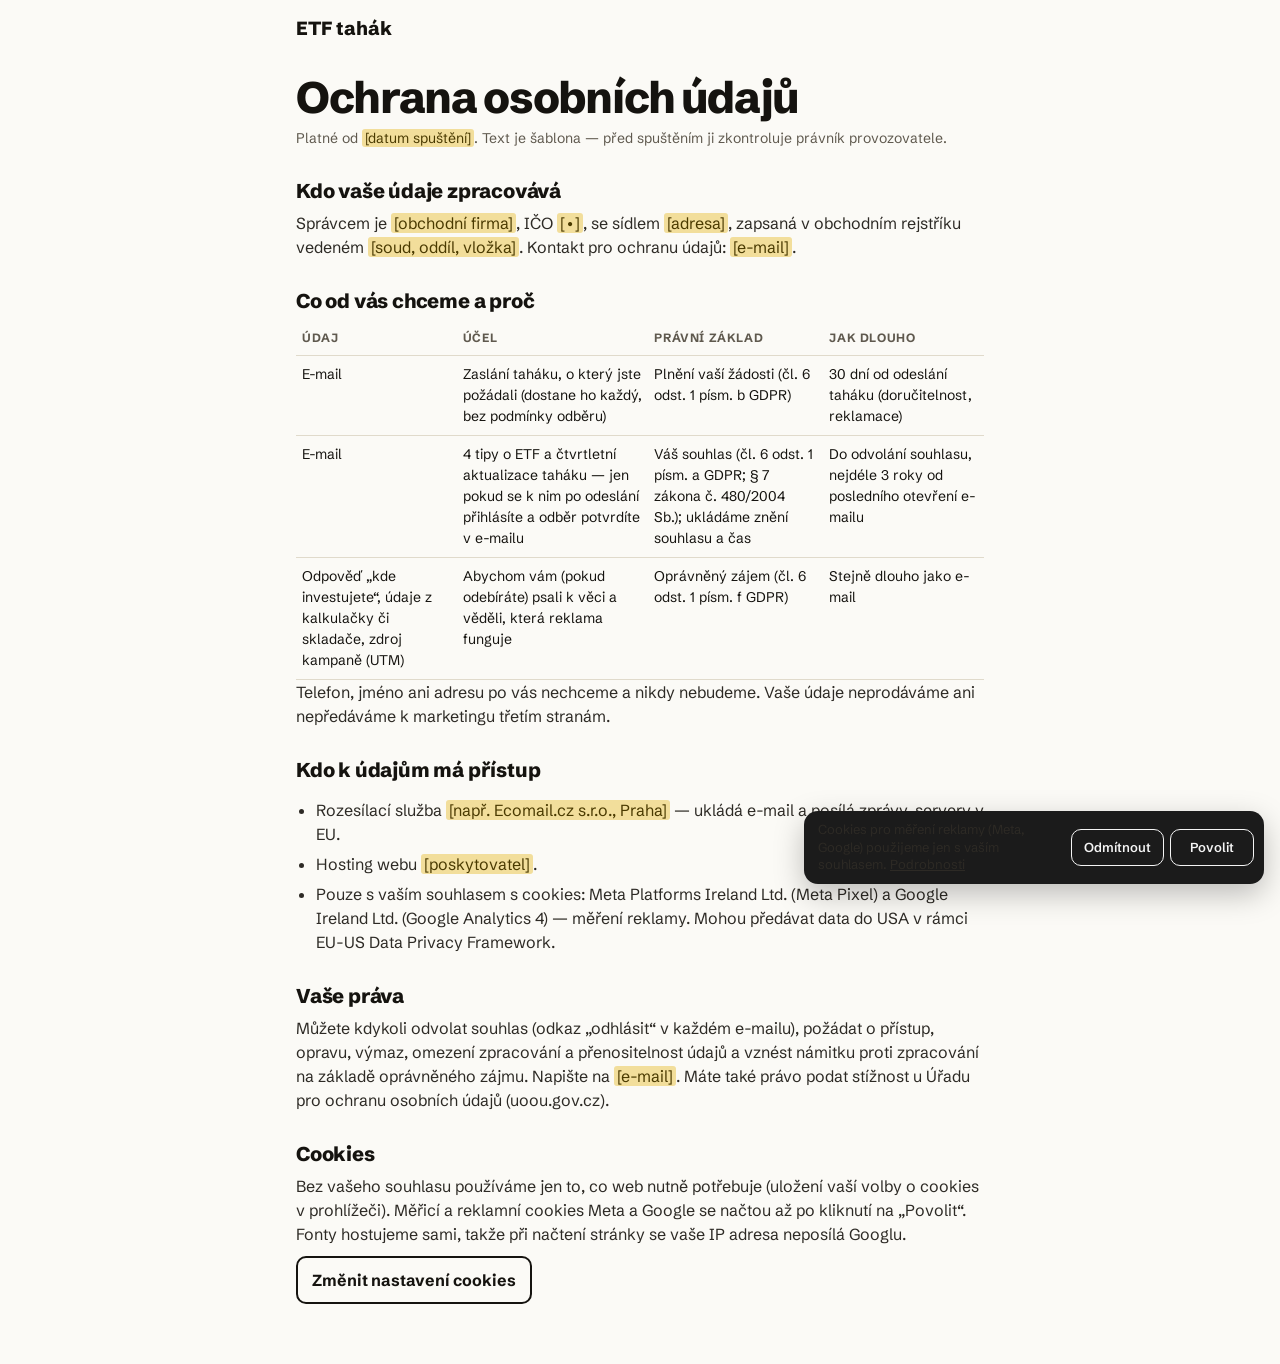
<file: site/ochrana-udaju/index.html>
<!doctype html>
<html lang="cs">
<head>
<meta charset="utf-8">
<meta name="viewport" content="width=device-width, initial-scale=1, viewport-fit=cover">
<title>Ochrana osobních údajů | ETF tahák</title>
<link rel="stylesheet" href="../assets/fonts/fonts.css">
<link rel="stylesheet" href="../assets/base.css">
<style>
:root { --bg: #FBFAF6; --card: #fff; --ink: #15130F; --muted: #5F594E; --line: #E0DACB; --accent: #0B6B4C; --danger: #B3362A;
  --font-head: "Schibsted Grotesk", system-ui, sans-serif; --font-body: "Schibsted Grotesk", system-ui, sans-serif; --font-mono: "JetBrains Mono", monospace; }
.wrap { max-width: 720px; margin: 0 auto; padding: 0 16px 60px; }
.top { height: 56px; display: flex; align-items: center; } .top a { font: 800 19px/1 var(--font-head); text-decoration: none; }
h1 { font: 800 clamp(30px, 7vw, 44px)/1.05 var(--font-head); letter-spacing: -.03em; margin: 18px 0 8px; }
h2 { font: 800 20px/1.2 var(--font-head); margin: 30px 0 8px; letter-spacing: -.01em; }
p, li { color: #2D2A25; } p + p { margin-top: 10px; } ul { padding-left: 20px; } li + li { margin-top: 6px; }
.muted { color: var(--muted); font-size: 14px; }
.ph { background: #F2DE9B; color: #4A3A00; padding: 0 3px; border-radius: 3px; }
table { width: 100%; border-collapse: collapse; font-size: 14px; margin-top: 8px; } th, td { text-align: left; padding: 8px 6px; border-bottom: 1px solid var(--line); vertical-align: top; }
th { font-size: 12px; text-transform: uppercase; letter-spacing: .05em; color: var(--muted); }
.btn { display: inline-block; margin-top: 10px; border: 2px solid var(--ink); border-radius: 10px; padding: 10px 14px; font-weight: 700; text-decoration: none; }
</style>
<script src="../assets/consent.js"></script>
</head>
<body>
<div class="wrap">
  <header class="top"><a href="../">ETF tahák</a></header>
  <h1>Ochrana osobních údajů</h1>
  <p class="muted">Platné od <span class="ph">[datum spuštění]</span>. Text je šablona — před spuštěním ji zkontroluje právník provozovatele.</p>

  <h2>Kdo vaše údaje zpracovává</h2>
  <p>Správcem je <span class="ph">[obchodní firma]</span>, IČO <span class="ph">[•]</span>, se sídlem <span class="ph">[adresa]</span>, zapsaná v obchodním rejstříku vedeném <span class="ph">[soud, oddíl, vložka]</span>. Kontakt pro ochranu údajů: <span class="ph">[e-mail]</span>.</p>

  <h2>Co od vás chceme a proč</h2>
  <table>
    <thead><tr><th>Údaj</th><th>Účel</th><th>Právní základ</th><th>Jak dlouho</th></tr></thead>
    <tbody>
      <tr><td>E-mail</td><td>Zaslání taháku, o který jste požádali (dostane ho každý, bez podmínky odběru)</td><td>Plnění vaší žádosti (čl. 6 odst. 1 písm. b GDPR)</td><td>30 dní od odeslání taháku (doručitelnost, reklamace)</td></tr>
      <tr><td>E-mail</td><td>4 tipy o ETF a čtvrtletní aktualizace taháku — jen pokud se k nim po odeslání přihlásíte a odběr potvrdíte v e-mailu</td><td>Váš souhlas (čl. 6 odst. 1 písm. a GDPR; § 7 zákona č. 480/2004 Sb.); ukládáme znění souhlasu a čas</td><td>Do odvolání souhlasu, nejdéle 3 roky od posledního otevření e-mailu</td></tr>
      <tr><td>Odpověď „kde investujete“, údaje z kalkulačky či skladače, zdroj kampaně (UTM)</td><td>Abychom vám (pokud odebíráte) psali k věci a věděli, která reklama funguje</td><td>Oprávněný zájem (čl. 6 odst. 1 písm. f GDPR)</td><td>Stejně dlouho jako e-mail</td></tr>
    </tbody>
  </table>
  <p>Telefon, jméno ani adresu po vás nechceme a nikdy nebudeme. Vaše údaje neprodáváme ani nepředáváme k marketingu třetím stranám.</p>

  <h2>Kdo k údajům má přístup</h2>
  <ul>
    <li>Rozesílací služba <span class="ph">[např. Ecomail.cz s.r.o., Praha]</span> — ukládá e-mail a posílá zprávy, servery v EU.</li>
    <li>Hosting webu <span class="ph">[poskytovatel]</span>.</li>
    <li>Pouze s vaším souhlasem s cookies: Meta Platforms Ireland Ltd. (Meta Pixel) a Google Ireland Ltd. (Google Analytics 4) — měření reklamy. Mohou předávat data do USA v rámci EU-US Data Privacy Framework.</li>
  </ul>

  <h2>Vaše práva</h2>
  <p>Můžete kdykoli odvolat souhlas (odkaz „odhlásit“ v každém e-mailu), požádat o přístup, opravu, výmaz, omezení zpracování a přenositelnost údajů a vznést námitku proti zpracování na základě oprávněného zájmu. Napište na <span class="ph">[e-mail]</span>. Máte také právo podat stížnost u Úřadu pro ochranu osobních údajů (uoou.gov.cz).</p>

  <h2 id="cookies">Cookies</h2>
  <p>Bez vašeho souhlasu používáme jen to, co web nutně potřebuje (uložení vaší volby o cookies v prohlížeči). Měřicí a reklamní cookies Meta a Google se načtou až po kliknutí na „Povolit“. Fonty hostujeme sami, takže při načtení stránky se vaše IP adresa neposílá Googlu.</p>
  <a href="#" class="btn" data-consent-reset>Změnit nastavení cookies</a>
</div>
</body>
</html>
</file>
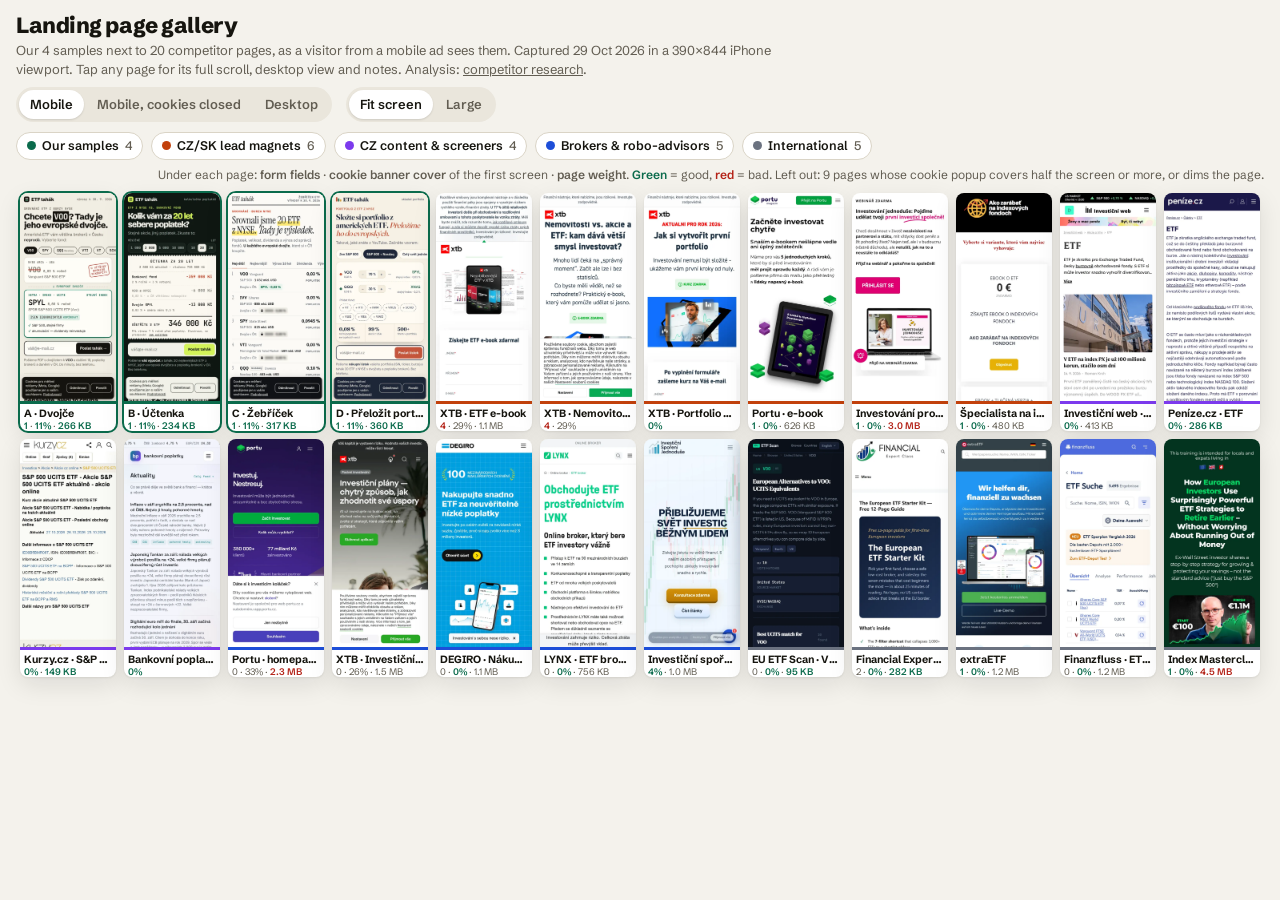
<file: gallery.html>
<!doctype html>
<html lang="en">
<head>
<meta charset="utf-8">
<meta name="viewport" content="width=device-width, initial-scale=1">
<meta name="robots" content="noindex">
<link rel="icon" href="data:,">
<title>Landing Page Gallery</title>
<link rel="stylesheet" href="site/assets/fonts/fonts.css">
<style>
:root {
  --bg: #F4F2EC; --surface: #fff; --ink: #16150F; --muted: #625D52; --line: #DAD4C6; --chip: #EAE6DC;
  --ok: #0B6B4C; --bad: #B42318; --focus: #1D4ED8;
  --g-ours: #0B6B4C; --g-lead: #C2410C; --g-content: #7C3AED; --g-broker: #1D4ED8; --g-intl: #6B7280;
  --shadow: 0 1px 2px rgba(22,21,15,.08), 0 8px 24px rgba(22,21,15,.10);
  color-scheme: light;
}
@media (prefers-color-scheme: dark) {
  :root:not([data-theme="light"]) {
    --bg: #15140F; --surface: #1F1E18; --ink: #F1EEE6; --muted: #A9A394; --line: #34322A; --chip: #2A2922;
    --ok: #4ADE9B; --bad: #FF8A80; --focus: #93C5FD;
    --g-ours: #4ADE9B; --g-lead: #FB923C; --g-content: #C4B5FD; --g-broker: #93C5FD; --g-intl: #A1A1AA;
    --shadow: 0 1px 2px rgba(0,0,0,.4), 0 8px 24px rgba(0,0,0,.4);
    color-scheme: dark;
  }
}
:root[data-theme="dark"] {
  --bg: #15140F; --surface: #1F1E18; --ink: #F1EEE6; --muted: #A9A394; --line: #34322A; --chip: #2A2922;
  --ok: #4ADE9B; --bad: #FF8A80; --focus: #93C5FD;
  --g-ours: #4ADE9B; --g-lead: #FB923C; --g-content: #C4B5FD; --g-broker: #93C5FD; --g-intl: #A1A1AA;
  --shadow: 0 1px 2px rgba(0,0,0,.4), 0 8px 24px rgba(0,0,0,.4);
  color-scheme: dark;
}
* { box-sizing: border-box; }
html, body { margin: 0; }
body { background: var(--bg); color: var(--ink); font: 14px/1.45 "Schibsted Grotesk", system-ui, -apple-system, "Segoe UI", sans-serif; }
button { font: inherit; color: inherit; }
:focus-visible { outline: 2px solid var(--focus); outline-offset: 2px; }

/* ---------- header ---------- */
.top { padding: 14px 16px 10px; display: flex; flex-wrap: wrap; gap: 8px 24px; align-items: flex-end; justify-content: space-between; }
.top h1 { margin: 0; font-size: 22px; font-weight: 800; letter-spacing: -.02em; line-height: 1.1; }
.top p { margin: 3px 0 0; color: var(--muted); font-size: 13px; max-width: 62em; }
.top p a { color: inherit; }
.controls { display: flex; flex-wrap: wrap; gap: 8px 14px; align-items: center; }
.seg { display: inline-flex; background: var(--chip); border-radius: 999px; padding: 3px; gap: 2px; }
.seg button { border: 0; background: transparent; border-radius: 999px; padding: 5px 11px; font-size: 13px; font-weight: 600; color: var(--muted); cursor: pointer; white-space: nowrap; }
.seg .short { display: none; }
.seg button[aria-pressed="true"] { background: var(--surface); color: var(--ink); box-shadow: 0 1px 2px rgba(0,0,0,.12); }
.filters { padding: 0 16px 10px; display: flex; flex-wrap: wrap; gap: 6px 8px; align-items: center; }
.chip { display: inline-flex; align-items: center; gap: 6px; border: 1px solid var(--line); background: var(--surface); border-radius: 999px; padding: 4px 10px; font-size: 12.5px; font-weight: 600; cursor: pointer; }
.chip i { width: 9px; height: 9px; border-radius: 50%; background: var(--c); flex: none; }
.chip span { color: var(--muted); font-weight: 500; }
.chip[aria-pressed="false"] { opacity: .45; }
.chip[aria-pressed="false"] i { background: transparent; box-shadow: inset 0 0 0 1.5px var(--c); }
.legend { margin-left: auto; color: var(--muted); font-size: 12px; }
.legend b { font-weight: 600; }
.legend .ok { color: var(--ok); } .legend .bad { color: var(--bad); }

/* ---------- grid ---------- */
.grid { display: grid; gap: var(--gap, 8px); padding: 0 16px 16px; justify-content: center; }
.card { all: unset; box-sizing: border-box; display: flex; flex-direction: column; min-width: 0; cursor: pointer; border-radius: 8px; background: var(--surface); box-shadow: var(--shadow); overflow: hidden; position: relative; }
.card:focus-visible { outline: 2px solid var(--focus); outline-offset: 2px; }
.card:hover .thumb img { transform: scale(1.015); }
.card.ours { box-shadow: 0 0 0 2px var(--g-ours), var(--shadow); }
.thumb { display: block; aspect-ratio: var(--ar); background: var(--chip); overflow: hidden; }
.thumb img { display: block; width: 100%; height: 100%; object-fit: cover; object-position: top; transition: transform .2s; }
.thumb .none { display: grid; place-items: center; height: 100%; color: var(--muted); font-size: 11px; text-align: center; padding: 6px; }
.cap { display: block; height: var(--cap, 36px); padding: 4px 6px 0; border-top: 3px solid var(--c); overflow: hidden; }
.nm { display: block; font-weight: 700; font-size: 12px; line-height: 15px; white-space: nowrap; overflow: hidden; text-overflow: ellipsis; }
.st { display: block; font-size: 11px; line-height: 14px; color: var(--muted); white-space: nowrap; overflow: hidden; text-overflow: ellipsis; }
.st .ok { color: var(--ok); font-weight: 600; } .st .bad { color: var(--bad); font-weight: 600; }
.grid.compact .nm { font-size: 10.5px; line-height: 13px; }
.grid.compact .st { font-size: 9.5px; line-height: 12px; }
.grid.compact .cap { padding: 3px 4px 0; }
.sheet .controls { display: none; }
.empty { padding: 40px 16px; text-align: center; color: var(--muted); }

/* ---------- lightbox ---------- */
dialog { border: 0; padding: 0; width: min(1240px, 96vw); height: min(920px, 94vh); max-width: none; max-height: none; border-radius: 14px; background: var(--surface); color: var(--ink); box-shadow: 0 20px 60px rgba(0,0,0,.35); overflow: hidden; }
dialog::backdrop { background: rgba(10,10,8,.62); }
.lb { display: grid; grid-template-rows: auto minmax(0, 1fr); grid-template-columns: minmax(0, 1fr); height: 100%; }
.lb-head { display: flex; gap: 10px; align-items: center; padding: 10px 12px 10px 16px; border-bottom: 1px solid var(--line); border-top: 4px solid var(--c); }
.lb-head h2 { margin: 0; font-size: 17px; font-weight: 800; letter-spacing: -.01em; min-width: 0; overflow: hidden; text-overflow: ellipsis; white-space: nowrap; }
.lb-head .grp { font-size: 12px; color: var(--muted); white-space: nowrap; }
.lb-head .sp { flex: 1; }
.lb-head .count { font-size: 12px; color: var(--muted); font-variant-numeric: tabular-nums; }
.ib { border: 1px solid var(--line); background: var(--surface); border-radius: 8px; height: 34px; min-width: 34px; padding: 0 10px; cursor: pointer; font-weight: 700; display: inline-flex; align-items: center; justify-content: center; text-decoration: none; color: var(--ink); white-space: nowrap; font-size: 13px; }
.ib .short { display: none; }
@media (max-width: 760px) { .ib .short { display: inline; } }
.ib.live { background: var(--ink); color: var(--surface); border-color: var(--ink); }
.lb-body { display: grid; grid-template-columns: 330px minmax(0, 1fr); min-height: 0; }
.lb-mob { overflow-y: auto; background: var(--chip); border-right: 1px solid var(--line); padding: 10px; }
.lb-mob img { display: block; width: 100%; border-radius: 6px; background: var(--surface); }
.lb-mob .lbl, .lb-info .lbl { font-size: 11px; font-weight: 700; letter-spacing: .06em; text-transform: uppercase; color: var(--muted); margin: 0 0 6px; }
.lb-info { overflow-y: auto; padding: 14px 18px 24px; }
.lb-info .desk { display: block; width: 100%; border-radius: 8px; border: 1px solid var(--line); margin-bottom: 14px; }
.lb-info .h1 { font-size: 18px; font-weight: 700; line-height: 1.3; margin: 0 0 6px; }
.lb-info .url { font-size: 12.5px; color: var(--muted); word-break: break-all; margin: 0 0 12px; }
.lb-info .url a { color: inherit; }
.facts { display: grid; grid-template-columns: repeat(auto-fill, minmax(150px, 1fr)); gap: 8px; margin: 0 0 14px; }
.fact { background: var(--chip); border-radius: 8px; padding: 8px 10px; }
.fact b { display: block; font-size: 18px; }
.fact b.ok { color: var(--ok); } .fact b.bad { color: var(--bad); }
.fact span { font-size: 12px; color: var(--muted); }
.lb-info p { margin: 0 0 12px; }
.lb-info h3 { font-size: 13px; margin: 14px 0 4px; }
.lb-info ul { margin: 0; padding-left: 18px; } .lb-info li { margin: 2px 0; }
.two { display: grid; grid-template-columns: 1fr 1fr; gap: 0 20px; }

@media (max-width: 760px) {
  .top { padding: 10px 12px 8px; gap: 6px; }
  .top h1 { font-size: 18px; }
  .top p { font-size: 12px; }
  .top .more, .legend .more { display: none; }
  .seg button { padding: 4px 9px; font-size: 12px; }
  .seg .long { display: none; } .seg .short { display: inline; }
  .filters { padding: 0 12px 8px; gap: 5px; }
  .chip { padding: 3px 8px; font-size: 11.5px; }
  .legend { margin-left: 0; width: 100%; font-size: 11px; }
  .grid { padding: 0 12px 12px; }
  dialog { width: 100vw; height: 100dvh; border-radius: 0; }
  .lb-body { display: block; overflow-y: auto; }
  .lb-mob { max-height: 72dvh; border-right: 0; border-bottom: 1px solid var(--line); }
  .lb-head { padding: 8px 8px 8px 12px; gap: 6px; }
  .lb-head h2 { font-size: 15px; }
  .ib .long { display: none; }
  .lb-mob img { max-width: 360px; margin: 0 auto; }
  .lb-info { overflow: visible; }
  .lb-head .grp, .lb-head .count { display: none; }
  .two { grid-template-columns: minmax(0, 1fr); }
}
</style>
</head>
<body>
<header class="top">
  <div>
    <h1>Landing page gallery</h1>
    <p id="sub">Our 4 samples next to every competitor page we captured. Click any page for its full mobile scroll, desktop view and notes.</p>
  </div>
  <div class="controls">
    <div class="seg" role="group" aria-label="Screenshot">
      <button data-view="m1">Mobile</button><button data-view="clean"><span class="long">Mobile, cookies closed</span><span class="short">No cookies</span></button><button data-view="d1">Desktop</button>
    </div>
    <div class="seg" role="group" aria-label="Size">
      <button data-size="fit">Fit screen</button><button data-size="large">Large</button>
    </div>
  </div>
</header>
<div class="filters" id="filters" role="group" aria-label="Show groups"></div>
<main class="grid" id="grid" aria-live="polite"></main>

<dialog id="lb" aria-labelledby="lb-title">
  <div class="lb" id="lb-root"></div>
</dialog>

<script src="research/competitors/gallery-data.js"></script>
<script>
(() => {
  const G = window.GALLERY;
  const grid = document.getElementById("grid");
  const filters = document.getElementById("filters");
  const dlg = document.getElementById("lb");
  const lbRoot = document.getElementById("lb-root");
  const groupLabel = Object.fromEntries(G.groups.map(g => [g.id, g.label]));
  const store = {
    get(k) { try { return localStorage.getItem("gallery:" + k); } catch (e) { return null; } },
    set(k, v) { try { localStorage.setItem("gallery:" + k, v); } catch (e) {} },
  };
  // ?view=m1|clean|d1&sheet=1 renders a static overview (tools/gallery_sheet.py) without touching the saved choices.
  const q = new URLSearchParams(location.search);
  const views = ["m1", "clean", "d1"];
  const state = {
    view: views.includes(q.get("view")) ? q.get("view") : views.includes(store.get("view")) ? store.get("view") : "m1",
    size: q.has("sheet") ? "fit" : store.get("size") === "large" ? "large" : "fit",
    off: new Set(q.has("sheet") ? [] : (store.get("off") || "").split(",").filter(Boolean)),
  };
  if (q.has("sheet")) document.documentElement.classList.add("sheet");
  let shown = [];

  const esc = s => String(s ?? "").replace(/[&<>"]/g, c => ({ "&": "&amp;", "<": "&lt;", ">": "&gt;", '"': "&quot;" }[c]));
  const kb = v => v == null ? null : v < 1000 ? `${v} KB` : `${(v / 1000).toFixed(1)} MB`;
  const tone = { fields: v => v == null ? "" : v === 1 ? "ok" : v >= 3 ? "bad" : "",
                 cookie: v => v == null ? "" : v <= 15 ? "ok" : v >= 40 ? "bad" : "",
                 kb: v => v == null ? "" : v <= 400 ? "ok" : v >= 1500 ? "bad" : "" };
  const fieldsTxt = (v, long) => v == null ? null : v === 0 ? (long ? "no form" : "0") : long ? `${v} field${v > 1 ? "s" : ""}` : String(v);

  document.getElementById("sub").innerHTML =
    `Our 4 samples next to ${G.items.length - 4} competitor pages, as a visitor from a mobile ad sees them. <span class="more">Captured ${new Date(G.captured).toLocaleDateString("en-GB", { day: "numeric", month: "short", year: "numeric" })} in a 390×844 iPhone viewport. </span>Tap any page for its full scroll, desktop view and notes.<span class="more"> Analysis: <a href="research/competitors/README.md">competitor research</a>.</span>`;

  function stats(it, long) {
    const parts = [];
    const f = fieldsTxt(it.fields, long);
    if (f != null) parts.push(`<span class="${tone.fields(it.fields)}">${f}</span>`);
    if (it.cookie != null) parts.push(`<span class="${tone.cookie(it.cookie)}">${long ? "cookies " : ""}${it.cookie}%</span>`);
    if (it.kb != null) parts.push(`<span class="${tone.kb(it.kb)}">${kb(it.kb)}</span>`);
    return parts.join(" · ") || "&nbsp;";
  }

  function renderFilters() {
    filters.innerHTML = G.groups.map(g => {
      const n = G.items.filter(i => i.group === g.id).length;
      return `<button class="chip" data-g="${g.id}" style="--c: var(--g-${g.id})" aria-pressed="${!state.off.has(g.id)}"><i></i>${esc(g.label)} <span>${n}</span></button>`;
    }).join("") +
    `<span class="legend">Under each page: <b>form fields</b> · <b>cookie banner cover</b><span class="more"> of the first screen</span> · <b>page weight</b>. <b class="ok">Green</b> = good, <b class="bad">red</b> = bad.` +
    (G.hidden && G.hidden.length ? ` <span title="${esc(G.hidden.map(h => `${h.label}: ${h.cookie}%${h.dims ? ", page dimmed" : ""}`).join(" · "))}">Left out: ${G.hidden.length} pages whose cookie popup covers half the screen or more, or dims the page.</span>` : "") +
    `</span>`;
  }

  function renderGrid() {
    shown = G.items.filter(i => !state.off.has(i.group));
    const key = "t_" + state.view;
    grid.innerHTML = shown.length ? shown.map((it, k) => {
      const src = it[key];
      const what = { m1: "mobile first screen", clean: "mobile first screen after the cookie choice", d1: "desktop first screen" }[state.view];
      return `<button class="card${it.group === "ours" ? " ours" : ""}" data-k="${k}" style="--c: var(--g-${it.group})" title="${esc(it.label)}">
        <span class="thumb">${src ? `<img src="${src}" alt="${esc(it.label)}, ${what}" decoding="async">` : `<span class="none">No ${state.view === "d1" ? "desktop" : ""} capture</span>`}</span>
        <span class="cap"><span class="nm">${esc(it.label)}</span><span class="st" data-st>${stats(it, false)}</span></span>
      </button>`;
    }).join("") : `<p class="empty">No group selected.</p>`;
    layout();
  }

  function layout() {
    const n = shown.length;
    if (!n) return;
    const ar = state.view === "d1" ? 1.6 : 390 / 844;
    const W = grid.clientWidth - 32;
    grid.style.setProperty("--ar", ar);
    let cols, w, gap;
    if (state.size === "fit") {
      gap = 8;
      const capFor = w => w < 150 ? 30 : 36;
      const H = window.innerHeight - grid.getBoundingClientRect().top - window.scrollY - 16;
      for (let c = 1; c <= n; c++) {
        const cw = (W - (c - 1) * gap) / c;
        const rows = Math.ceil(n / c);
        if (rows * (cw / ar + capFor(cw)) + (rows - 1) * gap <= H) { cols = c; w = cw; break; }
      }
      const minW = state.view === "d1" ? 150 : 78;
      if (!w || w < minW) { cols = Math.max(2, Math.floor((W + gap) / (minW + gap))); w = (W - (cols - 1) * gap) / cols; }
      w = Math.min(w, state.view === "d1" ? 520 : 260);
      grid.style.setProperty("--cap", capFor(w) + "px");
    } else {
      gap = 16;
      const target = state.view === "d1" ? 380 : 210;
      cols = Math.max(2, Math.floor((W + gap) / (target + gap)));
      if (state.view === "d1" && W < 640) cols = 1;
      w = (W - (cols - 1) * gap) / cols;
      grid.style.setProperty("--cap", "38px");
    }
    grid.style.setProperty("--gap", gap + "px");
    grid.style.gridTemplateColumns = `repeat(${cols}, ${Math.floor(w)}px)`;
    const compact = w < 150;
    grid.classList.toggle("compact", compact);
    grid.querySelectorAll("[data-st]").forEach((el, k) => { el.innerHTML = stats(shown[k], !compact); });
  }

  function syncButtons() {
    document.querySelectorAll("[data-view]").forEach(b => b.setAttribute("aria-pressed", b.dataset.view === state.view));
    document.querySelectorAll("[data-size]").forEach(b => b.setAttribute("aria-pressed", b.dataset.size === state.size));
  }

  // ---------- lightbox ----------
  let cur = 0;
  function open(k) {
    cur = (k + shown.length) % shown.length;
    const it = shown[cur];
    const host = it.local ? it.url : it.url.replace(/^https?:\/\//, "").replace(/\/$/, "");
    const fact = (val, label, t) => val == null ? "" : `<div class="fact"><b class="${t}">${val}</b><span>${label}</span></div>`;
    const list = (title, arr) => arr && arr.length ? `<div><h3>${title}</h3><ul>${arr.map(x => `<li>${esc(x)}</li>`).join("")}</ul></div>` : "";
    dlg.style.setProperty("--c", `var(--g-${it.group})`);
    lbRoot.innerHTML = `
      <div class="lb-head" style="--c: var(--g-${it.group})">
        <h2 id="lb-title">${esc(it.label)}</h2><span class="grp">${esc(groupLabel[it.group])}</span>
        <span class="sp"></span><span class="count">${cur + 1} / ${shown.length}</span>
        <a class="ib live" href="${esc(it.url)}" target="_blank" rel="noopener noreferrer"><span class="long">${it.local ? "Open sample" : "Open live page"}</span><span class="short">Open</span> ↗</a>
        <button class="ib" data-go="-1" aria-label="Previous page">←</button><button class="ib" data-go="1" aria-label="Next page">→</button>
        <button class="ib" data-close aria-label="Close">✕</button>
      </div>
      <div class="lb-body">
        <div class="lb-mob"><p class="lbl">Mobile, full page${it.local ? "" : " (after the cookie choice)"}</p>
          ${it.full ? `<img src="${it.full}" alt="${esc(it.label)}, full mobile page">` : `<img src="${it.m1}" alt="${esc(it.label)}, mobile first screen">`}</div>
        <div class="lb-info">
          <p class="lbl">Desktop, first screen</p>
          ${it.d1 ? `<img class="desk" src="${it.d1}" alt="${esc(it.label)}, desktop first screen">` : `<p class="url">No desktop capture for this page.</p>`}
          ${it.h1 ? `<p class="h1" lang="cs">“${esc(it.h1)}”</p>` : ""}
          <p class="url">${it.local ? `Local sample: <a href="${esc(it.url)}" target="_blank" rel="noopener">${esc(it.url)}</a> (needs the local server)` : `<a href="${esc(it.url)}" target="_blank" rel="noopener noreferrer">${esc(host)}</a>`} · ${esc(it.market)} · ${esc(it.type)}</p>
          <div class="facts">
            ${fact(fieldsTxt(it.fields, true), it.field_names && it.field_names.length ? esc(it.field_names.join(", ")) : "form fields", tone.fields(it.fields))}
            ${fact(it.cookie == null ? null : it.cookie + "%", `of the mobile first screen under the cookie banner${it.dims ? ", page dimmed" : ""}`, tone.cookie(it.cookie))}
            ${fact(kb(it.kb), "transferred before consent", tone.kb(it.kb))}
            ${it.threat ? `<div class="fact"><b style="font-size:14px">${esc(it.threat)}</b><span>threat to us</span></div>` : ""}
          </div>
          ${it.pitch ? `<h3>${it.local ? "What it does" : "First screen in 3 seconds"}</h3><p>${esc(it.pitch)}</p>` : ""}
          ${it.lead ? `<h3>Lead magnet</h3><p>${esc(it.lead)}</p>` : ""}
          ${it.cookie_note ? `<h3>Cookie banner</h3><p>${esc(it.cookie_note)}</p>` : ""}
          ${it.note ? `<h3>Note</h3><p>${esc(it.note)}</p>` : ""}
          ${it.parent ? `<p class="url">Another page of: ${esc(it.parent)}</p>` : ""}
          <div class="two">${list("Worth copying", it.steal)}${list("Avoid", it.avoid)}</div>
        </div>
      </div>`;
    lbRoot.querySelector(".lb-mob").scrollTop = 0;
    if (!dlg.open) dlg.showModal();
  }

  lbRoot.addEventListener("click", e => {
    const go = e.target.closest("[data-go]");
    if (go) open(cur + Number(go.dataset.go));
    if (e.target.closest("[data-close]")) dlg.close();
  });
  dlg.addEventListener("click", e => { if (e.target === dlg) dlg.close(); });
  dlg.addEventListener("keydown", e => {
    if (e.key === "ArrowRight") { e.preventDefault(); open(cur + 1); }
    if (e.key === "ArrowLeft") { e.preventDefault(); open(cur - 1); }
  });
  grid.addEventListener("click", e => { const c = e.target.closest(".card"); if (c) open(Number(c.dataset.k)); });

  document.querySelectorAll("[data-view]").forEach(b => b.addEventListener("click", () => {
    state.view = b.dataset.view; store.set("view", state.view); syncButtons(); renderGrid();
  }));
  document.querySelectorAll("[data-size]").forEach(b => b.addEventListener("click", () => {
    state.size = b.dataset.size; store.set("size", state.size); syncButtons(); layout();
  }));
  filters.addEventListener("click", e => {
    const c = e.target.closest(".chip");
    if (!c) return;
    const g = c.dataset.g;
    state.off.has(g) ? state.off.delete(g) : state.off.add(g);
    store.set("off", [...state.off].join(","));
    c.setAttribute("aria-pressed", !state.off.has(g));
    renderGrid();
  });
  let raf;
  window.addEventListener("resize", () => { cancelAnimationFrame(raf); raf = requestAnimationFrame(layout); });

  renderFilters();
  syncButtons();
  renderGrid();
})();
</script>
</body>
</html>
</file>
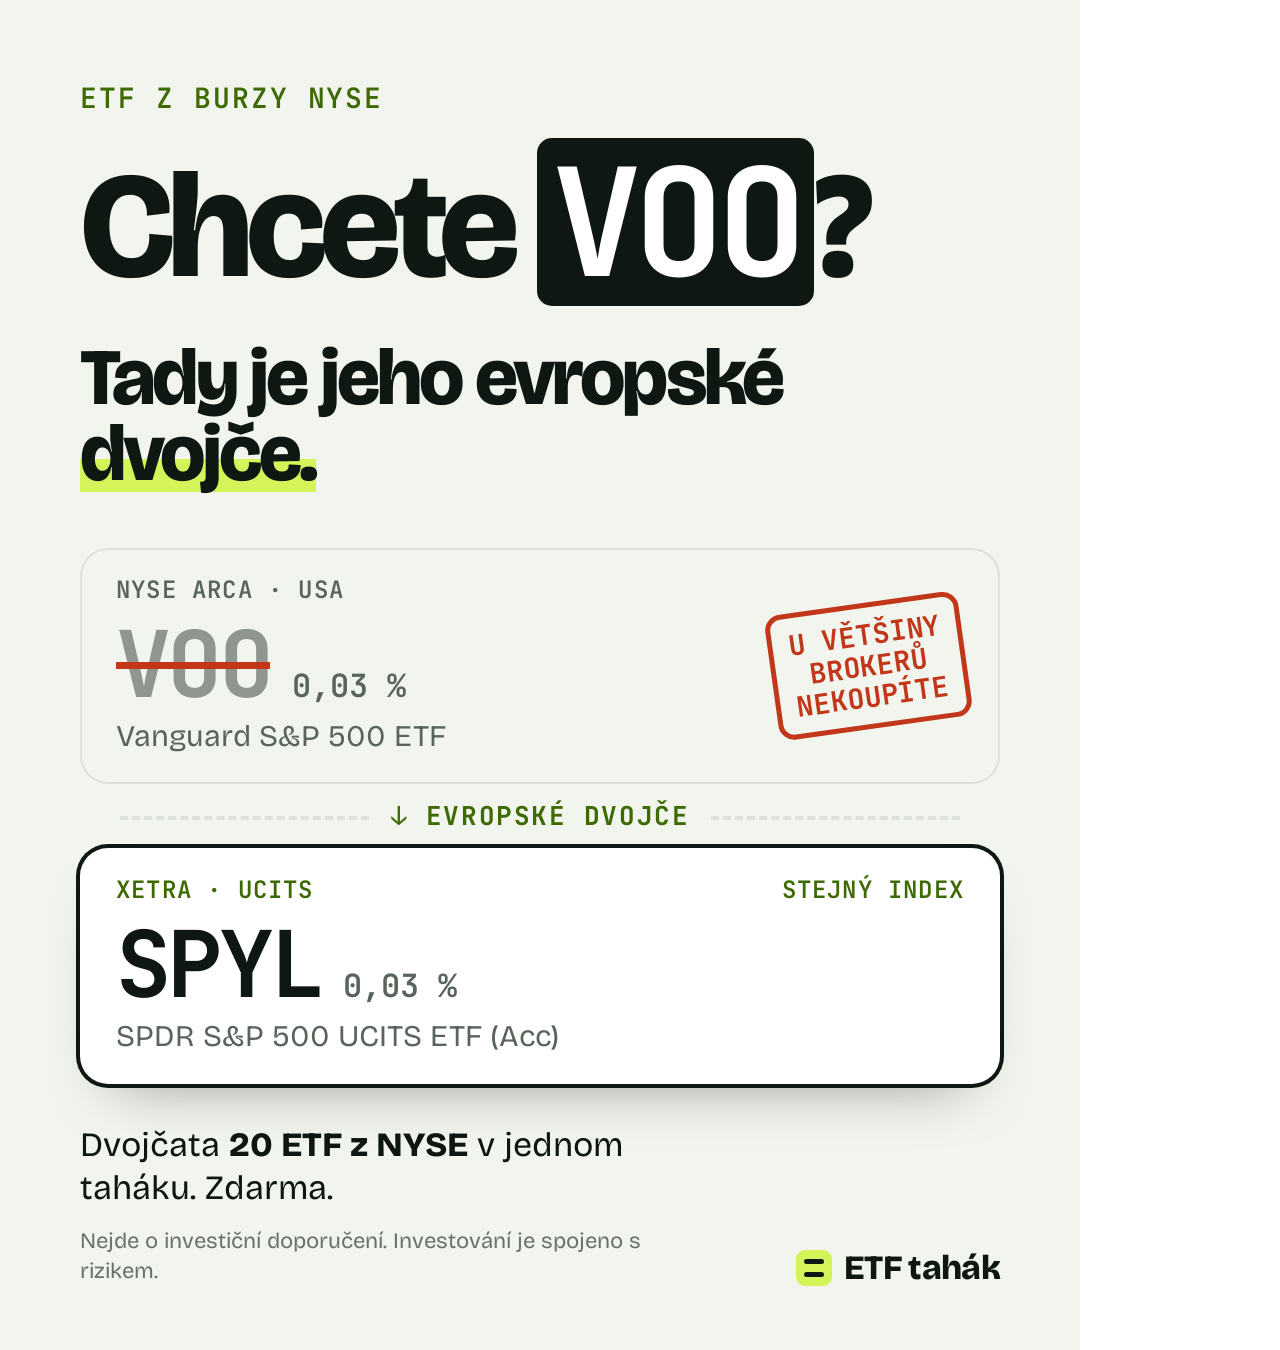
<file: ads/creative.html>
<!doctype html>
<html lang="cs">
<head>
<meta charset="utf-8">
<title>Ad creative</title>
<!-- Render: tools/render_ads.py opens this at ?ad=1|2&f=feed|story with the exact canvas size (1080×1350 / 1080×1920).
     Numbers come from the same data.js and the same fee formula as the landing pages, so ad and page always agree. -->
<link rel="stylesheet" href="../public/assets/fonts/fonts.css">
<style>
* { box-sizing: border-box; margin: 0; padding: 0; }
html, body { width: 1080px; height: var(--h); overflow: hidden; }
body { -webkit-font-smoothing: antialiased; }
.ad { position: relative; width: 1080px; height: var(--h); overflow: hidden; display: flex; flex-direction: column; }
.safe { position: absolute; inset: 0; pointer-events: none; }
[data-f="story"] .ad { padding-top: 240px; padding-bottom: 330px; } /* keep clear of Stories/Reels UI */

/* Both ads use the final landing page's look (public/index.html): light, Bricolage Grotesque + JetBrains Mono, ink + lime. */
.ad { --bg: #F2F4EE; --ink: #0F1713; --muted: #59645D; --line: #DCE1D9; --lime: #D4F45A; --green: #3D6A00; --red: #C2361A;
  background: var(--bg); color: var(--ink); font-family: "Bricolage Grotesque", sans-serif; font-variation-settings: "opsz" 14; }
.ad h1 { font-weight: 800; font-variation-settings: "opsz" 96; }
.ad .eyebrow { font: 600 28px/1 "JetBrains Mono", monospace; letter-spacing: .07em; text-transform: uppercase; color: var(--green); }
.brand { font: 800 34px/1 "Bricolage Grotesque", sans-serif; letter-spacing: -.02em; display: flex; align-items: center; gap: 12px; white-space: nowrap; }
.brand i { width: 36px; height: 36px; border-radius: 9px; background: var(--lime); position: relative; }
.brand i::before, .brand i::after { content: ""; position: absolute; left: 8px; right: 8px; height: 5px; border-radius: 3px; background: var(--ink); }
.brand i::before { top: 9px; } .brand i::after { bottom: 9px; }
.ad .foot { margin-top: auto; display: flex; justify-content: space-between; align-items: flex-end; gap: 30px; }
.ad .foot p { font-size: 34px; line-height: 1.25; max-width: 640px; }
.ad .foot p b { font-weight: 800; }
.ad .foot p.fine { font-size: 22px; line-height: 1.35; color: #6A726C; margin-top: 18px; }

/* ---------- Ad 1: Dvojče ---------- */
.a1 { padding: 84px 80px 64px; }
.a1 h1 { font-size: 150px; line-height: .95; letter-spacing: -.045em; margin-top: 26px; }
.a1 h1 .tk { font-family: "JetBrains Mono", monospace; font-weight: 700; background: var(--ink); color: #fff; padding: 0 .1em; border-radius: .1em; letter-spacing: -.05em; line-height: 1.12; display: inline-block; }
.a1 h1 small { display: block; font-size: 80px; letter-spacing: -.035em; margin-top: 34px; }
.a1 h1 small em { font-style: normal; background: linear-gradient(transparent 55%, var(--lime) 55% 90%, transparent 90%); }
.a1 .stubs { margin-top: 56px; margin-bottom: 40px; }
.stub { position: relative; background: #fff; border-radius: 28px; padding: 30px 36px; box-shadow: 0 1px 2px rgba(15,23,19,.08); }
.stub .meta { font: 600 24px/1 "JetBrains Mono", monospace; letter-spacing: .05em; text-transform: uppercase; color: var(--muted); display: flex; justify-content: space-between; }
.stub .tk { font: 700 92px/1 "JetBrains Mono", monospace; letter-spacing: -.04em; margin-top: 16px; display: flex; align-items: baseline; gap: 22px; }
.stub .tk span { font-size: 32px; font-weight: 600; letter-spacing: 0; color: var(--muted); }
.stub .nm { font-size: 30px; color: var(--muted); margin-top: 8px; }
.stub--us { background: transparent; box-shadow: inset 0 0 0 2px var(--line); }
.stub--us .tk b { color: #8E968F; text-decoration: line-through; text-decoration-thickness: 7px; text-decoration-color: var(--red); }
.stamp { position: absolute; right: 34px; top: 50%; transform: translateY(-50%) rotate(-8deg); border: 5px solid var(--red); color: var(--red); border-radius: 16px; padding: 12px 16px;
  font: 800 28px/1.1 "JetBrains Mono", monospace; text-transform: uppercase; text-align: center; }
.perf { height: 64px; display: flex; align-items: center; justify-content: center; position: relative; }
.perf::before { content: ""; position: absolute; left: 40px; right: 40px; top: 50%; border-top: 4px dashed var(--line); }
.perf span { position: relative; background: var(--bg); padding: 0 20px; font: 700 26px/1 "JetBrains Mono", monospace; letter-spacing: .06em; text-transform: uppercase; color: var(--green); }
.stub--eu { box-shadow: 0 0 0 4px var(--ink), 0 30px 60px -36px rgba(15,23,19,.5); }
.stub--eu .meta { color: var(--green); }
[data-f="story"] .a1 .stubs { margin-top: 80px; }

/* ---------- Ad 2: Účtenka ---------- */
.a2 { padding: 80px 80px 60px; }
.a2 h1 { font-size: 118px; line-height: .96; letter-spacing: -.04em; margin-top: 22px; }
.a2 h1 em { white-space: nowrap; font-style: normal; background: linear-gradient(transparent 55%, var(--lime) 55% 88%, transparent 88%); }
.rcs { margin-top: 48px; filter: drop-shadow(0 2px 2px rgba(15,23,19,.10)) drop-shadow(0 24px 40px rgba(15,23,19,.14)); }
.rc { background: #FFFDF8; color: var(--ink); font-family: "JetBrains Mono", monospace; padding: 40px 44px 30px;
  -webkit-mask: conic-gradient(from -45deg at bottom, #0000, #000 1deg 89deg, #0000 90deg) bottom/26px 51% repeat-x, conic-gradient(from 135deg at top, #0000, #000 1deg 89deg, #0000 90deg) top/26px 51% repeat-x; }
.rc .hd { text-align: center; border-bottom: 3px dashed #D8DDD5; padding-bottom: 20px; }
.rc .hd b { display: block; font-size: 34px; letter-spacing: .16em; }
.rc .hd span { font-size: 26px; color: #6A726C; }
.rc .row { display: flex; justify-content: space-between; align-items: baseline; padding: 20px 0; border-bottom: 2px dotted #D8DDD5; gap: 20px; }
.rc .row .l { font-size: 29px; font-weight: 700; }
.rc .row .l small { display: block; font-weight: 500; font-size: 22px; color: #6A726C; margin-top: 6px; }
.rc .row .v { font-size: 40px; font-weight: 700; white-space: nowrap; }
.rc .bank .v { color: var(--red); }
.rc .tot { display: flex; justify-content: space-between; align-items: flex-end; border-top: 6px double var(--ink); margin-top: 14px; padding-top: 22px; }
.rc .tot .l { font-size: 26px; font-weight: 700; letter-spacing: .08em; text-transform: uppercase; }
.rc .tot .v { font-size: 84px; font-weight: 800; letter-spacing: -.04em; line-height: 1; }
[data-f="story"] .a2 h1 { font-size: 132px; }
[data-f="story"] .rcs { margin-top: 70px; }
</style>
</head>
<body>
<div id="root"></div>
<script src="../public/assets/data.js"></script>
<script src="../public/assets/fmt.js"></script>
<script>
(function () {
  var q = new URLSearchParams(location.search), ad = q.get("ad") || "1", f = q.get("f") || "feed";
  var D = window.ETF_DATA, F = window.Fmt;
  document.documentElement.style.setProperty("--h", (f === "story" ? 1920 : 1350) + "px");
  document.body.dataset.f = f;
  var root = document.getElementById("root");

  if (ad === "1") {
    var us = D.us.find(function (x) { return x.t === "VOO"; }), p = D.twins[us.twin].pick;
    root.innerHTML =
      '<div class="ad a1">' +
      '<p class="eyebrow">ETF z burzy NYSE</p>' +
      '<h1>Chcete <span class="tk">VOO</span>?<small>Tady je jeho evropské <em>dvojče.</em></small></h1>' +
      '<div class="stubs">' +
      '<div class="stub stub--us"><div class="meta"><span>' + us.ex + ' · USA</span></div><div class="tk"><b>VOO</b><span>' + F.pct(us.ter) + '</span></div><p class="nm">' + us.name + '</p><div class="stamp">U většiny<br>brokerů<br>nekoupíte</div></div>' +
      '<div class="perf"><span>↓ evropské dvojče</span></div>' +
      '<div class="stub stub--eu"><div class="meta"><span>' + p.ex + ' · UCITS</span><span>stejný index</span></div><div class="tk"><b>' + p.ticker + '</b><span>' + F.pct(p.ter) + '</span></div><p class="nm">' + p.name + '</p></div>' +
      "</div>" +
      '<div class="foot"><div><p>Dvojčata <b>20 ETF z NYSE</b> v jednom taháku. Zdarma.</p><p class="fine">Nejde o investiční doporučení. Investování je spojeno s rizikem.</p></div><span class="brand"><i></i>ETF tahák</span></div>' +
      "</div>";
  } else {
    var R = 0.07, c = 3000, y = 20, bank = D.bank, voo = D.us.find(function (x) { return x.t === "VOO"; }), tw = D.twins[voo.twin].pick;
    var fx = D.calc && D.calc.fx_fee_pct !== undefined ? D.calc.fx_fee_pct : 0.5;
    var fv = function (ter, up) { var n = y * 12, net = (1 + R) * (1 - ter / 100) - 1, m = Math.pow(1 + net, 1 / 12) - 1; return c * (1 - up / 100) * (Math.pow(1 + m, n) - 1) / m; };
    var r = function (v) { return Math.round(v / 1000) * 1000; };
    // Same model as the landing page (public/index.html): bank entry fee is a mark-up inside the payment (rate/(1+rate)), FX fee flat per deposit.
    var bankUp = 100 * bank.entry_pct / (100 + bank.entry_pct);
    var g = fv(0, 0), cb = g - fv(bank.ter_pct, bankUp), ce = g - fv(tw.ter, fx), save = fv(tw.ter, fx) - fv(bank.ter_pct, bankUp);
    root.innerHTML =
      '<div class="ad a2">' +
      '<p class="eyebrow">ETF z NYSE vs. bankovní fond</p>' +
      '<h1>Kolik vám za <em>20 let</em> sebere poplatek?</h1>' +
      '<div class="rcs"><div class="rc"><div class="hd"><b>ÚČTENKA ZA 20 LET</b><span>3 000 Kč měsíčně · vloženo ' + F.czk(c * 12 * y) + "</span></div>" +
      '<div class="row bank"><div class="l">Bankovní fond<small>' + F.pctS(bank.ter_pct) + " ročně + " + F.pctS(bank.entry_pct) + ' vstupní</small></div><div class="v">−' + F.czk(r(cb)) + "</div></div>" +
      '<div class="row"><div class="l">ETF ' + tw.ticker + '<small>evropské dvojče VOO · ' + F.pctS(tw.ter) + " + směna " + F.pctS(fx) + '</small></div><div class="v">−' + F.czk(r(ce)) + "</div></div>" +
      '<div class="tot"><div class="l">Rozdíl</div><div class="v">' + F.czk(r(save)) + "</div></div></div></div>" +
      '<div class="foot"><div><p>Spočítejte si to za 5 vteřin a stáhněte tahák nejlevnějších ETF.</p><p class="fine">Modelový výpočet při 7 % ročně před poplatky, nejde o předpověď ani doporučení.</p></div><span class="brand"><i></i>ETF tahák</span></div>' +
      "</div>";
  }
})();
</script>
</body>
</html>
</file>
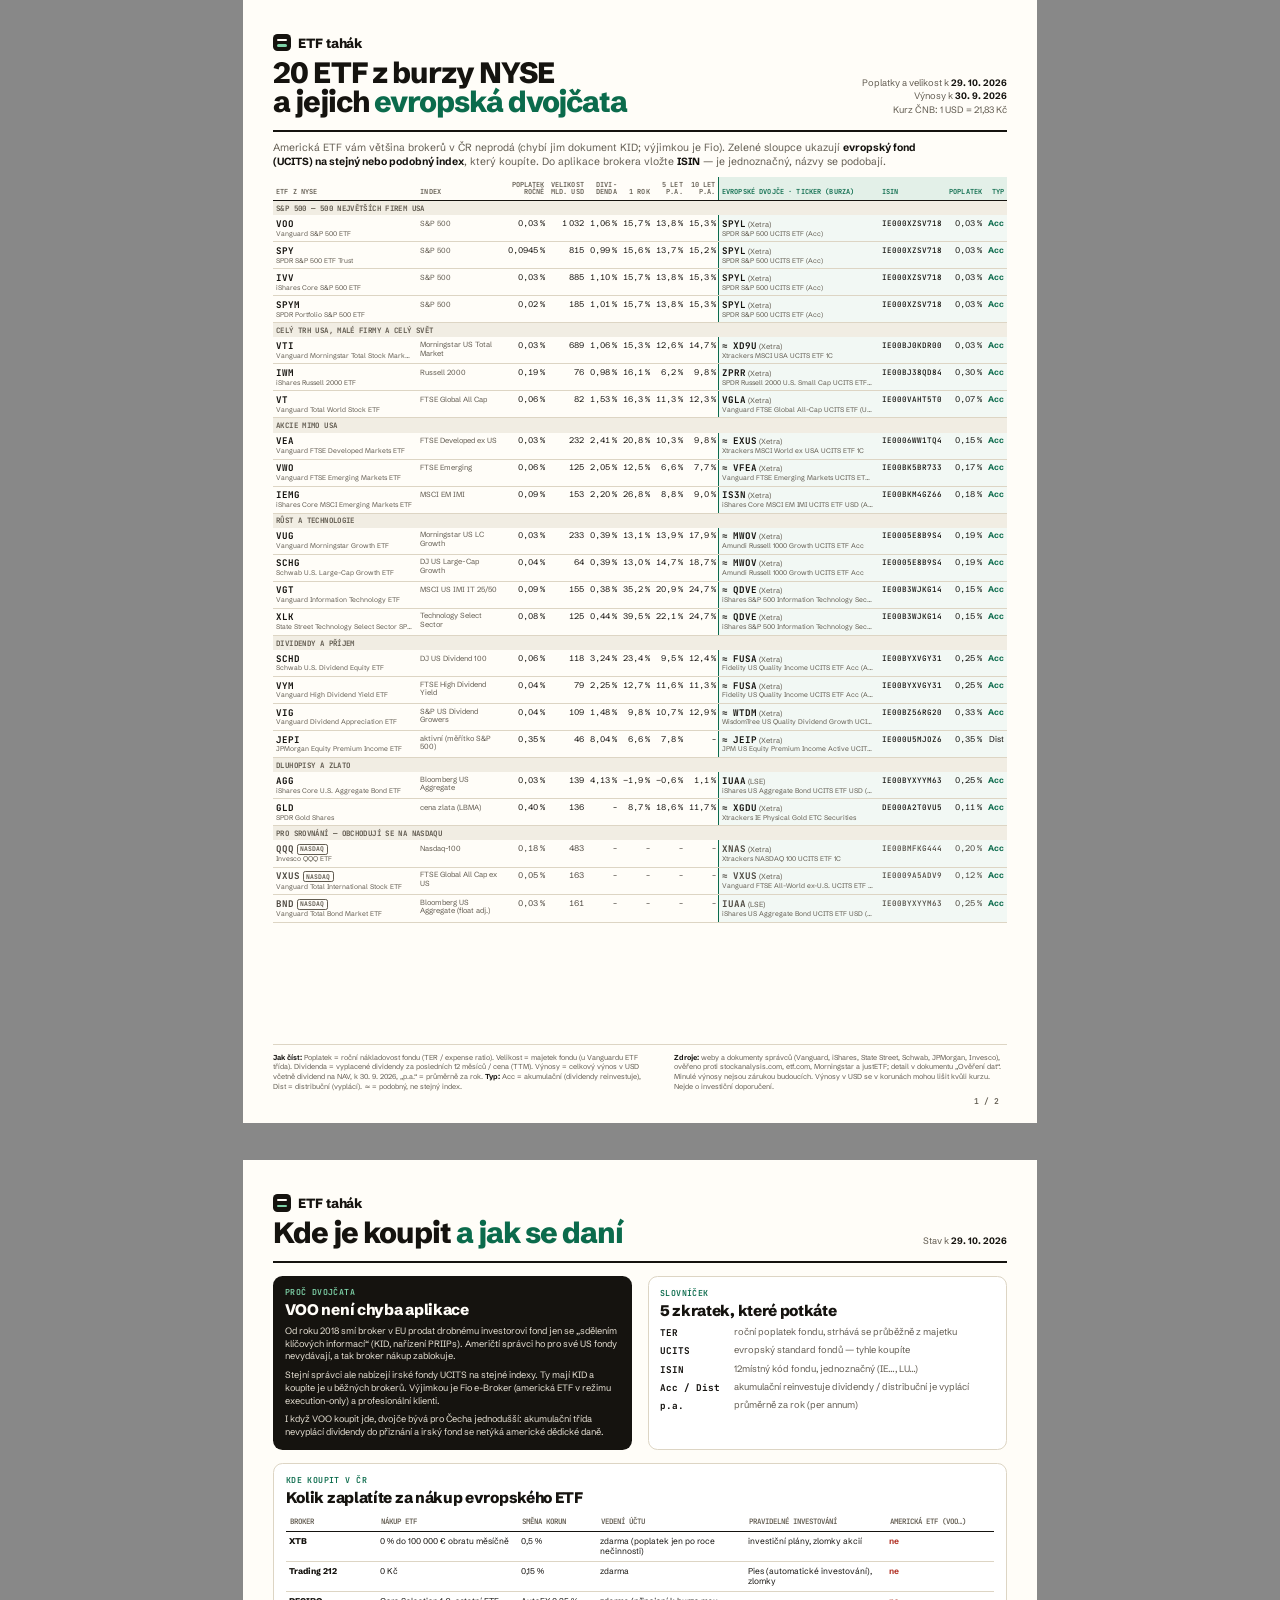
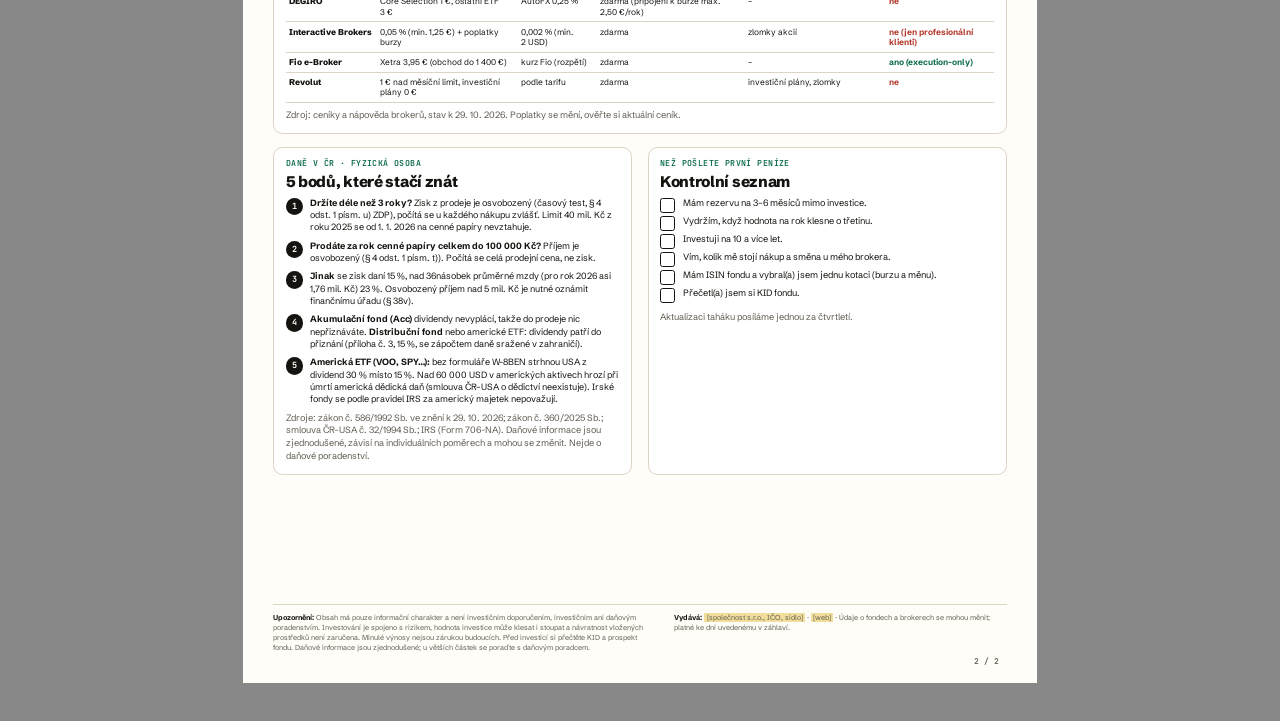
<file: site/tahak/tahak.html>
<!doctype html>
<html lang="cs">
<head>
<meta charset="utf-8">
<title>ETF tahák 2026</title>
<!-- Source of the lead magnet PDF. tools/make_pdf.py renders it to etf-tahak-2026.pdf and nahled-1.png. -->
<link rel="stylesheet" href="../assets/fonts/fonts.css">
<style>
@page { size: A4; margin: 0; }
* { box-sizing: border-box; margin: 0; padding: 0; }
:root { --paper: #FFFDF8; --ink: #15130F; --muted: #625C51; --line: #DDD5C4; --accent: #0B6B4C; --soft: #E3F0E8; --red: #B3362A; --band: #F1EDE3; }
html, body { background: #888; }
body { font-family: "Schibsted Grotesk", system-ui, sans-serif; color: var(--ink); -webkit-print-color-adjust: exact; print-color-adjust: exact; }
.page { width: 210mm; height: 297mm; background: var(--paper); margin: 0 auto 10mm; padding: 9mm 8mm 8mm; position: relative; overflow: hidden; display: flex; flex-direction: column; }
@media print { html, body { background: none; } .page { margin: 0; page-break-after: always; } }
.mono { font-family: "JetBrains Mono", ui-monospace, monospace; }
.num { font-variant-numeric: tabular-nums; }

.head { display: flex; justify-content: space-between; align-items: flex-end; border-bottom: 2.5px solid var(--ink); padding-bottom: 3.5mm; }
.brand { font-weight: 800; font-size: 10pt; letter-spacing: -.01em; display: flex; align-items: center; gap: 2mm; }
.brand i { width: 4.6mm; height: 4.6mm; border-radius: 1.2mm; background: var(--ink); position: relative; }
.brand i::before, .brand i::after { content: ""; position: absolute; left: 1mm; right: 1mm; height: .65mm; border-radius: .4mm; background: var(--paper); }
.brand i::before { top: 1.2mm; } .brand i::after { bottom: 1.2mm; background: #7ED3A8; }
h1 { font-weight: 800; font-size: 22pt; line-height: .98; letter-spacing: -.035em; margin-top: 2mm; }
h1 em { font-style: normal; color: var(--accent); }
.head .meta { text-align: right; font-size: 7pt; line-height: 1.45; color: var(--muted); }
.head .meta b { color: var(--ink); }
.lede { font-size: 7.8pt; line-height: 1.38; color: var(--muted); margin: 2.4mm 0 2mm; max-width: 180mm; }
.lede b { color: var(--ink); }

table.t { width: 100%; border-collapse: collapse; font-size: 6.2pt; line-height: 1.18; table-layout: auto; }
.t th { text-align: right; font: 600 5.2pt/1.12 "JetBrains Mono", monospace; text-transform: uppercase; letter-spacing: .02em; color: var(--muted); padding: 1mm .7mm; border-bottom: 1.2px solid var(--ink); vertical-align: bottom; }
.t th.l, .t td.l { text-align: left; }
.t th.tw { background: var(--soft); color: var(--accent); }
.t td { padding: .95mm .7mm; border-bottom: .5px solid var(--line); text-align: right; vertical-align: top; white-space: nowrap; }
.t td.tw { background: #F2F8F4; }
.t td.sep { border-left: 1.4px solid var(--accent); }
.t th.sep { border-left: 1.4px solid var(--accent); }
.t .tk { font: 700 6.9pt/1.1 "JetBrains Mono", monospace; }
.t .nm { display: block; font-size: 5.1pt; color: var(--muted); max-width: 36mm; overflow: hidden; text-overflow: ellipsis; }
.t .nm2 { display: block; font-size: 5.1pt; color: var(--muted); max-width: 40mm; overflow: hidden; text-overflow: ellipsis; }
.t .isin { font: 500 5.7pt/1.1 "JetBrains Mono", monospace; }
.t .ix { color: var(--muted); font-size: 5.6pt; white-space: normal; max-width: 21mm; display: inline-block; line-height: 1.15; }
.t tr.g td { background: var(--band); font: 700 5.6pt/1 "JetBrains Mono", monospace; text-transform: uppercase; letter-spacing: .05em; color: var(--muted); padding: 1mm .7mm .8mm; border-bottom: 0; text-align: left; }
.t tr.ref td { color: #4D4840; }
.tag { display: inline-block; font: 700 4.8pt/1 "JetBrains Mono", monospace; border: .5px solid var(--muted); border-radius: .6mm; padding: .35mm .6mm; margin-left: .8mm; vertical-align: .3mm; color: var(--muted); }
.acc { color: var(--accent); font-weight: 700; }
.foot { margin-top: auto; padding-top: 2mm; border-top: .6px solid var(--line); font-size: 5.4pt; line-height: 1.38; color: var(--muted); display: grid; grid-template-columns: 1.15fr 1fr; gap: 5mm; }
.foot b { color: var(--ink); }
.pg { position: absolute; right: 10mm; bottom: 4.5mm; font: 600 6pt "JetBrains Mono", monospace; color: var(--muted); }

/* page 2 */
.grid2 { display: grid; grid-template-columns: 1fr 1fr; gap: 4mm; margin-top: 3.5mm; }
h2 { font-weight: 800; font-size: 11.5pt; line-height: 1.05; letter-spacing: -.02em; margin-bottom: 1.8mm; }
h2 small { display: block; font: 600 6.2pt/1.2 "JetBrains Mono", monospace; text-transform: uppercase; letter-spacing: .05em; color: var(--accent); margin-bottom: 1.2mm; }
.box { border: .8px solid var(--line); border-radius: 2.5mm; padding: 3mm; background: #fff; }
.box p, .box li { font-size: 6.9pt; line-height: 1.38; }
.box p + p { margin-top: 1.6mm; }
.why { background: var(--ink); color: var(--paper); border: 0; }
.why h2 { color: var(--paper); } .why h2 small { color: #7ED3A8; }
.why p { color: #E7E1D4; }
table.b { width: 100%; border-collapse: collapse; font-size: 6.3pt; line-height: 1.25; }
.b th { text-align: left; font: 600 5.6pt/1.15 "JetBrains Mono", monospace; text-transform: uppercase; color: var(--muted); padding: 1.2mm 1.2mm; border-bottom: 1.1px solid var(--ink); vertical-align: bottom; }
.b td { padding: 1.1mm 1mm; border-bottom: .5px solid var(--line); vertical-align: top; }
.b td:first-child { font-weight: 800; white-space: nowrap; }
.b .no { color: var(--red); font-weight: 700; } .b .yes { color: var(--accent); font-weight: 700; }
ol.tax { list-style: none; counter-reset: t; }
ol.tax li { counter-increment: t; position: relative; padding-left: 6.4mm; margin-bottom: 1.6mm; font-size: 6.8pt; line-height: 1.36; }
ol.tax li::before { content: counter(t); position: absolute; left: 0; top: .2mm; width: 4.6mm; height: 4.6mm; border-radius: 50%; background: var(--ink); color: var(--paper); font: 700 6.4pt/4.6mm "JetBrains Mono", monospace; text-align: center; }
ul.chk { list-style: none; } ul.chk li { padding-left: 6mm; position: relative; margin-bottom: 1.4mm; font-size: 6.9pt; }
ul.chk li::before { content: ""; position: absolute; left: 0; top: .4mm; width: 3.4mm; height: 3.4mm; border: 1px solid var(--ink); border-radius: .7mm; }
dl.gl { display: grid; grid-template-columns: 17mm 1fr; gap: 1.4mm 2.5mm; font-size: 7pt; line-height: 1.35; }
dl.gl dt { font: 700 7pt "JetBrains Mono", monospace; }
dl.gl dd { color: var(--muted); }
.src { font-size: 5.6pt; color: var(--muted); margin-top: 1.6mm; line-height: 1.35; }
.ph { background: #F2DE9B; padding: 0 .6mm; }
</style>
</head>
<body>
<section class="page" id="p1">
  <div class="head">
    <div><span class="brand"><i></i>ETF tahák</span><h1>20 ETF z burzy NYSE<br>a jejich <em>evropská dvojčata</em></h1></div>
    <div class="meta" data-meta></div>
  </div>
  <p class="lede">Americká ETF vám většina brokerů v ČR neprodá (chybí jim dokument KID; výjimkou je Fio). Zelené sloupce ukazují <b>evropský fond (UCITS) na stejný nebo podobný index</b>, který koupíte. Do aplikace brokera vložte <b>ISIN</b> — je jednoznačný, názvy se podobají.</p>
  <table class="t">
    <thead><tr>
      <th class="l">ETF z NYSE</th><th class="l">Index</th><th>Poplatek<br>ročně</th><th>Velikost<br>mld. USD</th><th>Divi-<br>denda</th><th>1 rok</th><th>5 let<br>p.a.</th><th>10 let<br>p.a.</th>
      <th class="l tw sep">Evropské dvojče · ticker (burza)</th><th class="l tw">ISIN</th><th class="tw">Poplatek</th><th class="tw">Typ</th>
    </tr></thead>
    <tbody data-rows></tbody>
  </table>
  <div class="foot">
    <p><b>Jak číst:</b> Poplatek = roční nákladovost fondu (TER / expense ratio). Velikost = majetek fondu (u Vanguardu ETF třída). Dividenda = vyplacené dividendy za posledních 12 měsíců / cena (TTM). Výnosy = celkový výnos v USD včetně dividend na NAV, k <span data-asof></span>, „p.a.“ = průměrně za rok. <b>Typ:</b> Acc = akumulační (dividendy reinvestuje), Dist = distribuční (vyplácí). ≈ = podobný, ne stejný index.</p>
    <p><b>Zdroje:</b> weby a dokumenty správců (Vanguard, iShares, State Street, Schwab, JPMorgan, Invesco), ověřeno proti stockanalysis.com, etf.com, Morningstar a justETF; detail v dokumentu „Ověření dat“. Minulé výnosy nejsou zárukou budoucích. Výnosy v USD se v korunách mohou lišit kvůli kurzu. Nejde o investiční doporučení.</p>
  </div>
  <span class="pg">1 / 2</span>
</section>

<section class="page" id="p2">
  <div class="head">
    <div><span class="brand"><i></i>ETF tahák</span><h1>Kde je koupit <em>a jak se daní</em></h1></div>
    <div class="meta" data-meta2></div>
  </div>
  <div class="grid2">
    <div class="box why">
      <h2><small>Proč dvojčata</small>VOO není chyba aplikace</h2>
      <p>Od roku 2018 smí broker v EU prodat drobnému investorovi fond jen se „sdělením klíčových informací“ (KID, nařízení PRIIPs). Američtí správci ho pro své US fondy nevydávají, a tak broker nákup zablokuje.</p>
      <p>Stejní správci ale nabízejí irské fondy UCITS na stejné indexy. Ty mají KID a koupíte je u běžných brokerů. Výjimkou je Fio e-Broker (americká ETF v režimu execution-only) a profesionální klienti.</p><p>I když VOO koupit jde, dvojče bývá pro Čecha jednodušší: akumulační třída nevyplácí dividendy do přiznání a irský fond se netýká americké dědické daně.</p>
    </div>
    <div class="box">
      <h2><small>Slovníček</small>5 zkratek, které potkáte</h2>
      <dl class="gl">
        <dt>TER</dt><dd>roční poplatek fondu, strhává se průběžně z majetku</dd>
        <dt>UCITS</dt><dd>evropský standard fondů — tyhle koupíte</dd>
        <dt>ISIN</dt><dd>12místný kód fondu, jednoznačný (IE…, LU…)</dd>
        <dt>Acc / Dist</dt><dd>akumulační reinvestuje dividendy / distribuční je vyplácí</dd>
        <dt>p.a.</dt><dd>průměrně za rok (per annum)</dd>
      </dl>
    </div>
  </div>

  <div class="box" style="margin-top:3.5mm">
    <h2><small>Kde koupit v ČR</small>Kolik zaplatíte za nákup evropského ETF</h2>
    <table class="b"><thead><tr><th>Broker</th><th>Nákup ETF</th><th>Směna korun</th><th>Vedení účtu</th><th>Pravidelné investování</th><th>Americká ETF (VOO…)</th></tr></thead><tbody data-brokers></tbody></table>
    <p class="src" data-brokers-src></p>
  </div>

  <div class="grid2">
    <div class="box">
      <h2><small>Daně v ČR · fyzická osoba</small>5 bodů, které stačí znát</h2>
      <ol class="tax" data-tax></ol>
      <p class="src" data-tax-src></p>
    </div>
    <div class="box">
      <h2><small>Než pošlete první peníze</small>Kontrolní seznam</h2>
      <ul class="chk">
        <li>Mám rezervu na 3–6 měsíců mimo investice.</li>
        <li>Vydržím, když hodnota na rok klesne o třetinu.</li>
        <li>Investuji na 10 a více let.</li>
        <li>Vím, kolik mě stojí nákup a směna u mého brokera.</li>
        <li>Mám ISIN fondu a vybral(a) jsem jednu kotaci (burzu a měnu).</li>
        <li>Přečetl(a) jsem si KID fondu.</li>
      </ul>
      <p class="src" style="margin-top:3mm">Aktualizaci taháku posíláme jednou za čtvrtletí.</p>
    </div>
  </div>

  <div class="foot">
    <p><b>Upozornění:</b> Obsah má pouze informační charakter a není investičním doporučením, investičním ani daňovým poradenstvím. Investování je spojeno s rizikem, hodnota investice může klesat i stoupat a návratnost vložených prostředků není zaručena. Minulé výnosy nejsou zárukou budoucích. Před investicí si přečtěte KID a prospekt fondu. Daňové informace jsou zjednodušené; u větších částek se poraďte s daňovým poradcem.</p>
    <p><b>Vydává:</b> <span class="ph">[společnost s.r.o., IČO, sídlo]</span> · <span class="ph">[web]</span> · Údaje o fondech a brokerech se mohou měnit; platné ke dni uvedenému v záhlaví.</p>
  </div>
  <span class="pg">2 / 2</span>
</section>

<script src="../assets/data.js"></script>
<script src="../assets/fmt.js"></script>
<script>
(function () {
  var D = window.ETF_DATA, F = window.Fmt, $ = function (s) { return document.querySelector(s); };
  var GROUPS = [
    ["S&P 500 — 500 největších firem USA", ["VOO", "SPY", "IVV", "SPYM"]],
    ["Celý trh USA, malé firmy a celý svět", ["VTI", "IWM", "VT"]],
    ["Akcie mimo USA", ["VEA", "VWO", "IEMG"]],
    ["Růst a technologie", ["VUG", "SCHG", "VGT", "XLK"]],
    ["Dividendy a příjem", ["SCHD", "VYM", "VIG", "JEPI"]],
    ["Dluhopisy a zlato", ["AGG", "GLD"]],
    ["Pro srovnání — obchodují se na Nasdaqu", ["QQQ", "VXUS", "BND"]]
  ];
  var byT = {}; D.us.forEach(function (f) { byT[f.t] = f; });
  var meta = "Poplatky a velikost k <b>" + F.date(D.meta.compiled) + "</b><br>Výnosy k <b>" + F.date(D.meta.returns_as_of) + "</b>" +
    (D.fx ? "<br>Kurz ČNB: 1 USD = " + F.num(D.fx.usd_czk, 2) + " Kč" : "");
  $("[data-meta]").innerHTML = meta;
  $("[data-meta2]").innerHTML = "Stav k <b>" + F.date(D.meta.compiled) + "</b>";
  $("[data-asof]").textContent = F.date(D.meta.returns_as_of);

  var rows = [];
  GROUPS.forEach(function (g) {
    var fs = g[1].map(function (t) { return byT[t]; }).filter(Boolean);
    if (!fs.length) return;
    rows.push('<tr class="g"><td colspan="12">' + g[0] + "</td></tr>");
    fs.forEach(function (f) {
      var tw = D.twins[f.twin] || {}, p = tw.pick || {};
      rows.push("<tr" + (f.ref ? ' class="ref"' : "") + '><td class="l"><span class="tk">' + f.t + "</span>" + (f.ref ? '<span class="tag">NASDAQ</span>' : "") + '<span class="nm">' + f.name + "</span></td>" +
        '<td class="l"><span class="ix">' + (f.index || "") + "</span></td>" +
        '<td class="num">' + F.pct(f.ter) + '</td><td class="num">' + F.num(f.aum, f.aum >= 10 ? 0 : 1) + '</td><td class="num">' + (f.yld === null || f.yld === undefined ? "–" : F.ret(f.yld, 2)) + "</td>" +
        '<td class="num">' + F.ret(f.r1) + '</td><td class="num">' + F.ret(f.r5) + '</td><td class="num">' + F.ret(f.r10) + "</td>" +
        '<td class="l tw sep"><span class="tk">' + (tw.match === "close" ? "≈ " : "") + (p.ticker || "–") + "</span> <span style='font-size:5.6pt;color:var(--muted)'>(" + (p.ex || "") + ")</span><span class='nm2'>" + (p.name || "") + "</span></td>" +
        '<td class="l tw"><span class="isin">' + (p.isin || "") + "</span></td>" +
        '<td class="tw num">' + F.pct(p.ter) + '</td><td class="tw"><span class="' + (p.dist === "acc" ? "acc" : "") + '">' + (p.dist === "acc" ? "Acc" : p.dist === "dist" ? "Dist" : "–") + "</span></td></tr>");
    });
  });
  $("[data-rows]").innerHTML = rows.join("");

  var B = D.brokers || [];
  $("[data-brokers]").innerHTML = B.length ? B.map(function (b) {
    return "<tr><td>" + b.name + "</td><td>" + (b.buy || "–") + "</td><td>" + (b.fx || "–") + "</td><td>" + (b.custody || "–") + "</td><td>" + (b.plan || "–") + "</td><td class='" + (b.us_etfs ? "yes" : "no") + "'>" + (b.us_text || (b.us_etfs ? "ano" : "ne")) + "</td></tr>";
  }).join("") : "<tr><td colspan='6'>Doplní se z rešerše brokerů.</td></tr>";
  $("[data-brokers-src]").textContent = D.brokers_src || "Zdroj: ceníky a nápověda brokerů, stav k " + F.date(D.meta.compiled) + ". Poplatky se mění, ověřte si aktuální ceník.";

  var T = (D.tax && D.tax.points) || [];
  $("[data-tax]").innerHTML = T.map(function (x) { return "<li>" + x + "</li>"; }).join("");
  $("[data-tax-src]").textContent = (D.tax && D.tax.src) || "";
})();
</script>
</body>
</html>
</file>
<file: site/assets/fonts/fonts.css>
/* Bricolage Grotesque 400 800 latin-ext */
@font-face { font-family: 'Bricolage Grotesque'; font-style: normal; font-weight: 400 800; font-display: swap; src: url('./bricolage-grotesque-400_800-latin-ext.woff2') format('woff2'); unicode-range: U+0100-02BA, U+02BD-02C5, U+02C7-02CC, U+02CE-02D7, U+02DD-02FF, U+0304, U+0308, U+0329, U+1D00-1DBF, U+1E00-1E9F, U+1EF2-1EFF, U+2020, U+20A0-20AB, U+20AD-20C4, U+2113, U+2C60-2C7F, U+A720-A7FF; }
/* Bricolage Grotesque 400 800 latin */
@font-face { font-family: 'Bricolage Grotesque'; font-style: normal; font-weight: 400 800; font-display: swap; src: url('./bricolage-grotesque-400_800-latin.woff2') format('woff2'); unicode-range: U+0000-00FF, U+0131, U+0152-0153, U+02BB-02BC, U+02C6, U+02DA, U+02DC, U+0304, U+0308, U+0329, U+2000-206F, U+20AC, U+2122, U+2191, U+2193, U+2212, U+2215, U+FEFF, U+FFFD; }
/* Fraunces 400 800 latin-ext */
@font-face { font-family: 'Fraunces'; font-style: normal; font-weight: 400 800; font-display: swap; src: url('./fraunces-400_800-latin-ext.woff2') format('woff2'); unicode-range: U+0100-02BA, U+02BD-02C5, U+02C7-02CC, U+02CE-02D7, U+02DD-02FF, U+0304, U+0308, U+0329, U+1D00-1DBF, U+1E00-1E9F, U+1EF2-1EFF, U+2020, U+20A0-20AB, U+20AD-20C4, U+2113, U+2C60-2C7F, U+A720-A7FF; }
/* Fraunces 400 800 latin */
@font-face { font-family: 'Fraunces'; font-style: normal; font-weight: 400 800; font-display: swap; src: url('./fraunces-400_800-latin.woff2') format('woff2'); unicode-range: U+0000-00FF, U+0131, U+0152-0153, U+02BB-02BC, U+02C6, U+02DA, U+02DC, U+0304, U+0308, U+0329, U+2000-206F, U+20AC, U+2122, U+2191, U+2193, U+2212, U+2215, U+FEFF, U+FFFD; }
/* Hanken Grotesk 400 700 latin-ext */
@font-face { font-family: 'Hanken Grotesk'; font-style: normal; font-weight: 400 700; font-display: swap; src: url('./hanken-grotesk-400_700-latin-ext.woff2') format('woff2'); unicode-range: U+0100-02BA, U+02BD-02C5, U+02C7-02CC, U+02CE-02D7, U+02DD-02FF, U+0304, U+0308, U+0329, U+1D00-1DBF, U+1E00-1E9F, U+1EF2-1EFF, U+2020, U+20A0-20AB, U+20AD-20C4, U+2113, U+2C60-2C7F, U+A720-A7FF; }
/* Hanken Grotesk 400 700 latin */
@font-face { font-family: 'Hanken Grotesk'; font-style: normal; font-weight: 400 700; font-display: swap; src: url('./hanken-grotesk-400_700-latin.woff2') format('woff2'); unicode-range: U+0000-00FF, U+0131, U+0152-0153, U+02BB-02BC, U+02C6, U+02DA, U+02DC, U+0304, U+0308, U+0329, U+2000-206F, U+20AC, U+2122, U+2191, U+2193, U+2212, U+2215, U+FEFF, U+FFFD; }
/* Instrument Serif 400 latin-ext */
@font-face { font-family: 'Instrument Serif'; font-style: italic; font-weight: 400; font-display: swap; src: url('./instrument-serif-italic-400-latin-ext.woff2') format('woff2'); unicode-range: U+0100-02BA, U+02BD-02C5, U+02C7-02CC, U+02CE-02D7, U+02DD-02FF, U+0304, U+0308, U+0329, U+1D00-1DBF, U+1E00-1E9F, U+1EF2-1EFF, U+2020, U+20A0-20AB, U+20AD-20C4, U+2113, U+2C60-2C7F, U+A720-A7FF; }
/* Instrument Serif 400 latin */
@font-face { font-family: 'Instrument Serif'; font-style: italic; font-weight: 400; font-display: swap; src: url('./instrument-serif-italic-400-latin.woff2') format('woff2'); unicode-range: U+0000-00FF, U+0131, U+0152-0153, U+02BB-02BC, U+02C6, U+02DA, U+02DC, U+0304, U+0308, U+0329, U+2000-206F, U+20AC, U+2122, U+2191, U+2193, U+2212, U+2215, U+FEFF, U+FFFD; }
/* Instrument Serif 400 latin-ext */
@font-face { font-family: 'Instrument Serif'; font-style: normal; font-weight: 400; font-display: swap; src: url('./instrument-serif-400-latin-ext.woff2') format('woff2'); unicode-range: U+0100-02BA, U+02BD-02C5, U+02C7-02CC, U+02CE-02D7, U+02DD-02FF, U+0304, U+0308, U+0329, U+1D00-1DBF, U+1E00-1E9F, U+1EF2-1EFF, U+2020, U+20A0-20AB, U+20AD-20C4, U+2113, U+2C60-2C7F, U+A720-A7FF; }
/* Instrument Serif 400 latin */
@font-face { font-family: 'Instrument Serif'; font-style: normal; font-weight: 400; font-display: swap; src: url('./instrument-serif-400-latin.woff2') format('woff2'); unicode-range: U+0000-00FF, U+0131, U+0152-0153, U+02BB-02BC, U+02C6, U+02DA, U+02DC, U+0304, U+0308, U+0329, U+2000-206F, U+20AC, U+2122, U+2191, U+2193, U+2212, U+2215, U+FEFF, U+FFFD; }
/* JetBrains Mono 500 700 latin-ext */
@font-face { font-family: 'JetBrains Mono'; font-style: normal; font-weight: 500 700; font-display: swap; src: url('./jetbrains-mono-500_700-latin-ext.woff2') format('woff2'); unicode-range: U+0100-02BA, U+02BD-02C5, U+02C7-02CC, U+02CE-02D7, U+02DD-02FF, U+0304, U+0308, U+0329, U+1D00-1DBF, U+1E00-1E9F, U+1EF2-1EFF, U+2020, U+20A0-20AB, U+20AD-20C4, U+2113, U+2C60-2C7F, U+A720-A7FF; }
/* JetBrains Mono 500 700 latin */
@font-face { font-family: 'JetBrains Mono'; font-style: normal; font-weight: 500 700; font-display: swap; src: url('./jetbrains-mono-500_700-latin.woff2') format('woff2'); unicode-range: U+0000-00FF, U+0131, U+0152-0153, U+02BB-02BC, U+02C6, U+02DA, U+02DC, U+0304, U+0308, U+0329, U+2000-206F, U+20AC, U+2122, U+2191, U+2193, U+2212, U+2215, U+FEFF, U+FFFD; }
/* IBM Plex Sans 400 700 latin-ext */
@font-face { font-family: 'IBM Plex Sans'; font-style: normal; font-weight: 400 700; font-display: swap; src: url('./ibm-plex-sans-400_700-latin-ext.woff2') format('woff2'); unicode-range: U+0100-02BA, U+02BD-02C5, U+02C7-02CC, U+02CE-02D7, U+02DD-02FF, U+0304, U+0308, U+0329, U+1D00-1DBF, U+1E00-1E9F, U+1EF2-1EFF, U+2020, U+20A0-20AB, U+20AD-20C4, U+2113, U+2C60-2C7F, U+A720-A7FF; }
/* IBM Plex Sans 400 700 latin */
@font-face { font-family: 'IBM Plex Sans'; font-style: normal; font-weight: 400 700; font-display: swap; src: url('./ibm-plex-sans-400_700-latin.woff2') format('woff2'); unicode-range: U+0000-00FF, U+0131, U+0152-0153, U+02BB-02BC, U+02C6, U+02DA, U+02DC, U+0304, U+0308, U+0329, U+2000-206F, U+20AC, U+2122, U+2191, U+2193, U+2212, U+2215, U+FEFF, U+FFFD; }
/* Schibsted Grotesk 400 800 latin-ext */
@font-face { font-family: 'Schibsted Grotesk'; font-style: normal; font-weight: 400 800; font-display: swap; src: url('./schibsted-grotesk-400_800-latin-ext.woff2') format('woff2'); unicode-range: U+0100-02BA, U+02BD-02C5, U+02C7-02CC, U+02CE-02D7, U+02DD-02FF, U+0304, U+0308, U+0329, U+1D00-1DBF, U+1E00-1E9F, U+1EF2-1EFF, U+2020, U+20A0-20AB, U+20AD-20C4, U+2113, U+2C60-2C7F, U+A720-A7FF; }
/* Schibsted Grotesk 400 800 latin */
@font-face { font-family: 'Schibsted Grotesk'; font-style: normal; font-weight: 400 800; font-display: swap; src: url('./schibsted-grotesk-400_800-latin.woff2') format('woff2'); unicode-range: U+0000-00FF, U+0131, U+0152-0153, U+02BB-02BC, U+02C6, U+02DA, U+02DC, U+0304, U+0308, U+0329, U+2000-206F, U+20AC, U+2122, U+2191, U+2193, U+2212, U+2215, U+FEFF, U+FFFD; }
</file>
<file: site/assets/base.css>
/* Shared reset + the pieces every variant has (consent bar, bottom sheet, sticky CTA, form states).
   Each variant sets its own tokens on :root:
   --bg --ink --muted --line --card --accent --accent-ink --danger --ok --radius --font-head --font-body --font-mono */

*, *::before, *::after { box-sizing: border-box; }
html { -webkit-text-size-adjust: 100%; text-size-adjust: 100%; scroll-behavior: smooth; }
body { margin: 0; background: var(--bg); color: var(--ink); font-family: var(--font-body); font-size: 16px; line-height: 1.5;
  -webkit-font-smoothing: antialiased; text-rendering: optimizeLegibility; }
img, svg { display: block; max-width: 100%; }
button, input, select { font: inherit; color: inherit; }
button { cursor: pointer; }
a { color: inherit; }
h1, h2, h3, p { margin: 0; }
:focus-visible { outline: 3px solid var(--accent); outline-offset: 2px; }
[hidden] { display: none !important; } /* component display rules must never beat the hidden attribute */
.sr-only { position: absolute; width: 1px; height: 1px; padding: 0; margin: -1px; overflow: hidden; clip: rect(0 0 0 0); white-space: nowrap; border: 0; }
.hp { position: absolute !important; left: -9999px !important; width: 1px; height: 1px; opacity: 0; }
.num { font-variant-numeric: tabular-nums; }

/* ---------- form messages ---------- */
[data-lead-msg] { min-height: 0; font-size: 14px; margin-top: 6px; }
[data-lead-msg]:empty { display: none; }
[data-lead-msg][data-kind="error"] { color: var(--danger); }
.lead-fix { background: none; border: 0; padding: 0; text-decoration: underline; font-weight: 700; color: inherit; }
form.is-sending button[type="submit"] { opacity: .65; cursor: progress; }

/* ---------- consent bar: compact, bottom, never a wall ---------- */
.consent { position: fixed; z-index: 60; left: 8px; right: 8px; bottom: 8px; display: flex; gap: 10px; align-items: center;
  padding: 10px 10px 10px 14px; border-radius: 14px; background: var(--consent-bg, #1b1b1b); color: var(--consent-ink, #f4f4f4);
  font: 13px/1.35 var(--font-body); box-shadow: 0 10px 30px rgba(0,0,0,.25); }
.consent p { flex: 1; }
.consent a { color: inherit; }
.consent__btns { display: flex; gap: 6px; flex-shrink: 0; }
.consent button { border: 1px solid currentColor; background: transparent; border-radius: 10px; padding: 9px 12px; font-size: 13px; font-weight: 600; min-width: 84px; }
@media (min-width: 760px) { .consent { left: auto; right: 16px; bottom: 16px; max-width: 460px; } }

/* ---------- sticky mobile CTA ---------- */
.sticky-cta { position: fixed; z-index: 50; left: 0; right: 0; bottom: 0; padding: 10px 12px calc(10px + env(safe-area-inset-bottom));
  transform: translateY(110%); transition: transform .25s ease; pointer-events: none; }
.sticky-cta.is-shown { transform: none; pointer-events: auto; }
@media (min-width: 900px) { .sticky-cta { display: none; } }

/* ---------- bottom sheet form ---------- */
.sheet { position: fixed; inset: 0; z-index: 70; background: rgba(10,10,10,.45); display: flex; align-items: flex-end; justify-content: center;
  opacity: 0; transition: opacity .2s ease; }
.sheet[hidden] { display: none; } /* author display:flex would otherwise beat the hidden attribute */
.sheet.is-open { opacity: 1; }
.sheet__panel { width: 100%; max-width: 520px; background: var(--card); color: var(--ink); border-radius: 20px 20px 0 0;
  padding: 22px 18px calc(22px + env(safe-area-inset-bottom)); transform: translateY(30px); transition: transform .22s ease; }
.sheet.is-open .sheet__panel { transform: none; }
@media (min-width: 760px) { .sheet { align-items: center; } .sheet__panel { border-radius: 20px; } }
.sheet__close { position: absolute; right: 12px; top: 10px; border: 0; background: none; font-size: 26px; line-height: 1; padding: 6px; }
.sheet__panel { position: relative; }

@media (prefers-reduced-motion: reduce) { * { transition: none !important; animation: none !important; scroll-behavior: auto !important; } }
</file>
<file: public/assets/fonts/fonts.css>
/* Self-hosted: no request to Google at page load. Only the two families the page uses. */
/* Bricolage Grotesque 400 800 latin-ext */
@font-face { font-family: 'Bricolage Grotesque'; font-style: normal; font-weight: 400 800; font-display: swap; src: url('./bricolage-grotesque-400_800-latin-ext.woff2') format('woff2'); unicode-range: U+0100-02BA, U+02BD-02C5, U+02C7-02CC, U+02CE-02D7, U+02DD-02FF, U+0304, U+0308, U+0329, U+1D00-1DBF, U+1E00-1E9F, U+1EF2-1EFF, U+2020, U+20A0-20AB, U+20AD-20C4, U+2113, U+2C60-2C7F, U+A720-A7FF; }
/* Bricolage Grotesque 400 800 latin */
@font-face { font-family: 'Bricolage Grotesque'; font-style: normal; font-weight: 400 800; font-display: swap; src: url('./bricolage-grotesque-400_800-latin.woff2') format('woff2'); unicode-range: U+0000-00FF, U+0131, U+0152-0153, U+02BB-02BC, U+02C6, U+02DA, U+02DC, U+0304, U+0308, U+0329, U+2000-206F, U+20AC, U+2122, U+2191, U+2193, U+2212, U+2215, U+FEFF, U+FFFD; }
/* JetBrains Mono 500 700 latin-ext */
@font-face { font-family: 'JetBrains Mono'; font-style: normal; font-weight: 500 700; font-display: swap; src: url('./jetbrains-mono-500_700-latin-ext.woff2') format('woff2'); unicode-range: U+0100-02BA, U+02BD-02C5, U+02C7-02CC, U+02CE-02D7, U+02DD-02FF, U+0304, U+0308, U+0329, U+1D00-1DBF, U+1E00-1E9F, U+1EF2-1EFF, U+2020, U+20A0-20AB, U+20AD-20C4, U+2113, U+2C60-2C7F, U+A720-A7FF; }
/* JetBrains Mono 500 700 latin */
@font-face { font-family: 'JetBrains Mono'; font-style: normal; font-weight: 500 700; font-display: swap; src: url('./jetbrains-mono-500_700-latin.woff2') format('woff2'); unicode-range: U+0000-00FF, U+0131, U+0152-0153, U+02BB-02BC, U+02C6, U+02DA, U+02DC, U+0304, U+0308, U+0329, U+2000-206F, U+20AC, U+2122, U+2191, U+2193, U+2212, U+2215, U+FEFF, U+FFFD; }
</file>
